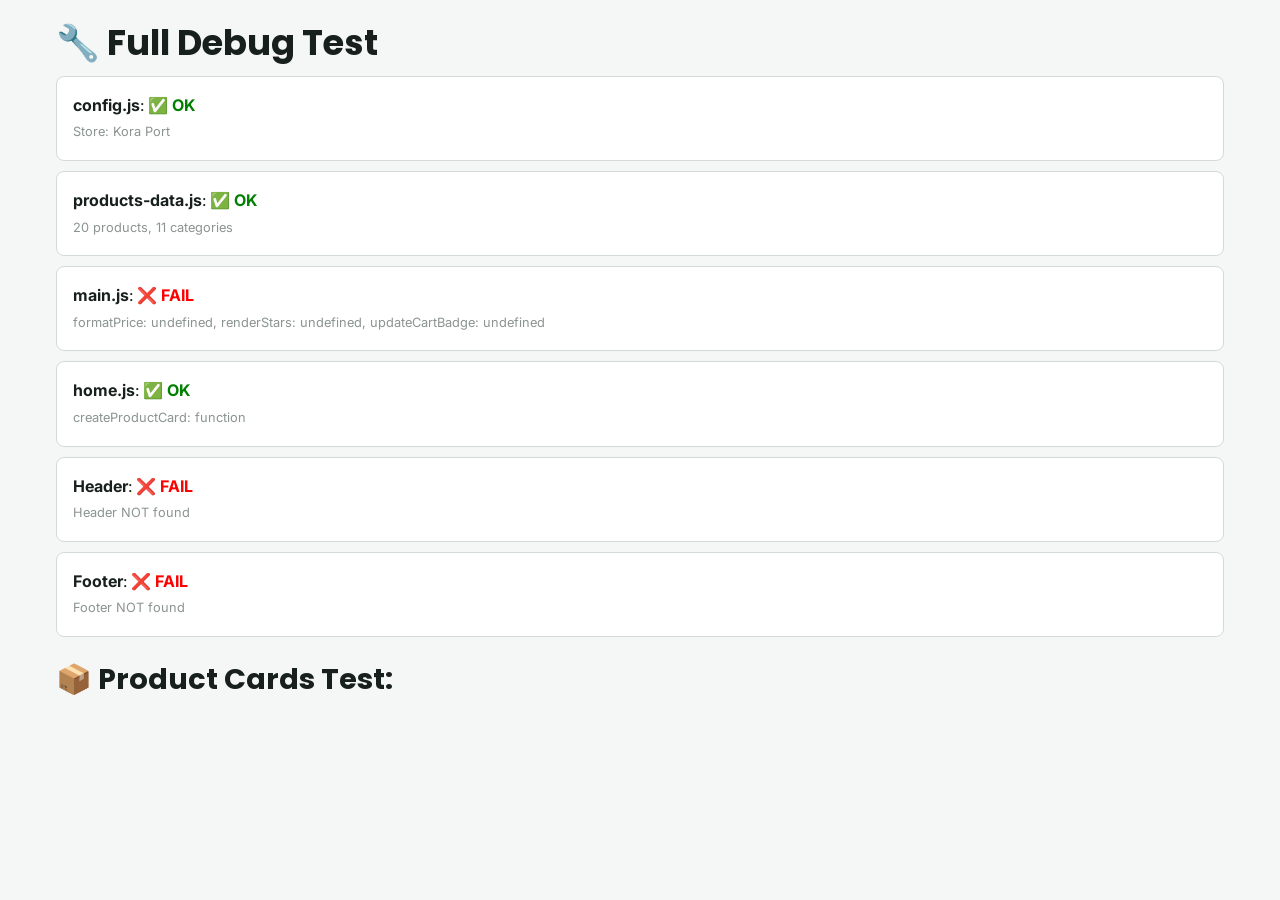
<file: debug.html>
<!DOCTYPE html>
<html lang="en">
<head>
<meta charset="UTF-8">
<meta name="viewport" content="width=device-width, initial-scale=1.0">
<title>Debug — Kora Port</title>
<link rel="stylesheet" href="css/global.css">
<link rel="stylesheet" href="css/header-footer.css">
<link rel="stylesheet" href="css/home.css">
<link rel="stylesheet" href="css/animations.css">
<style>
.test{background:var(--color-bg-card);padding:16px;margin:10px 0;border-radius:8px;border:1px solid var(--color-border-subtle)}
.ok{color:green;font-weight:bold}
.fail{color:red;font-weight:bold}
</style>
</head>
<body>
<div id="app-header"></div>
<main class="container" style="padding:20px 16px;min-height:60vh">
<h1>🔧 Full Debug Test</h1>
<div id="results"></div>
<h2 style="margin-top:24px">📦 Product Cards Test:</h2>
<div class="product-grid" id="testGrid"></div>
</main>
<div id="app-footer"></div>

<script src="js/config.js"></script>
<script src="js/products-data.js"></script>
<script src="js/main.js"></script>
<script src="js/home.js"></script>
<script>
var r = document.getElementById('results');
function log(name, ok, detail) {
  r.innerHTML += '<div class="test"><strong>'+name+'</strong>: <span class="'+(ok?'ok':'fail')+'">'+(ok?'✅ OK':'❌ FAIL')+'</span>'+(detail?'<br><small>'+detail+'</small>':'')+'</div>';
}

log('config.js', typeof CONFIG !== 'undefined', typeof CONFIG !== 'undefined' ? 'Store: '+CONFIG.store.name : '');
log('products-data.js', typeof PRODUCTS !== 'undefined', typeof PRODUCTS !== 'undefined' ? PRODUCTS.length+' products, '+CATEGORIES.length+' categories' : '');
log('main.js', typeof formatPrice === 'function', 'formatPrice: '+(typeof formatPrice)+', renderStars: '+(typeof renderStars)+', updateCartBadge: '+(typeof updateCartBadge));
log('home.js', typeof createProductCard === 'function', 'createProductCard: '+(typeof createProductCard));
log('Header', !!document.getElementById('siteHeader'), document.getElementById('siteHeader')?'Header rendered':'Header NOT found');
log('Footer', !!document.querySelector('.site-footer'), document.querySelector('.site-footer')?'Footer rendered':'Footer NOT found');

if (typeof createProductCard === 'function' && typeof PRODUCTS !== 'undefined') {
  var grid = document.getElementById('testGrid');
  var html = '';
  PRODUCTS.slice(0, 6).forEach(function(p) { html += createProductCard(p); });
  grid.innerHTML = html;
  log('Product Cards', html.length > 100, html.length + ' chars of HTML generated, ' + PRODUCTS.slice(0,6).length + ' cards rendered');
} else {
  log('Product Cards', false, 'Cannot render — missing functions');
}
</script>
</body>
</html>
</file>
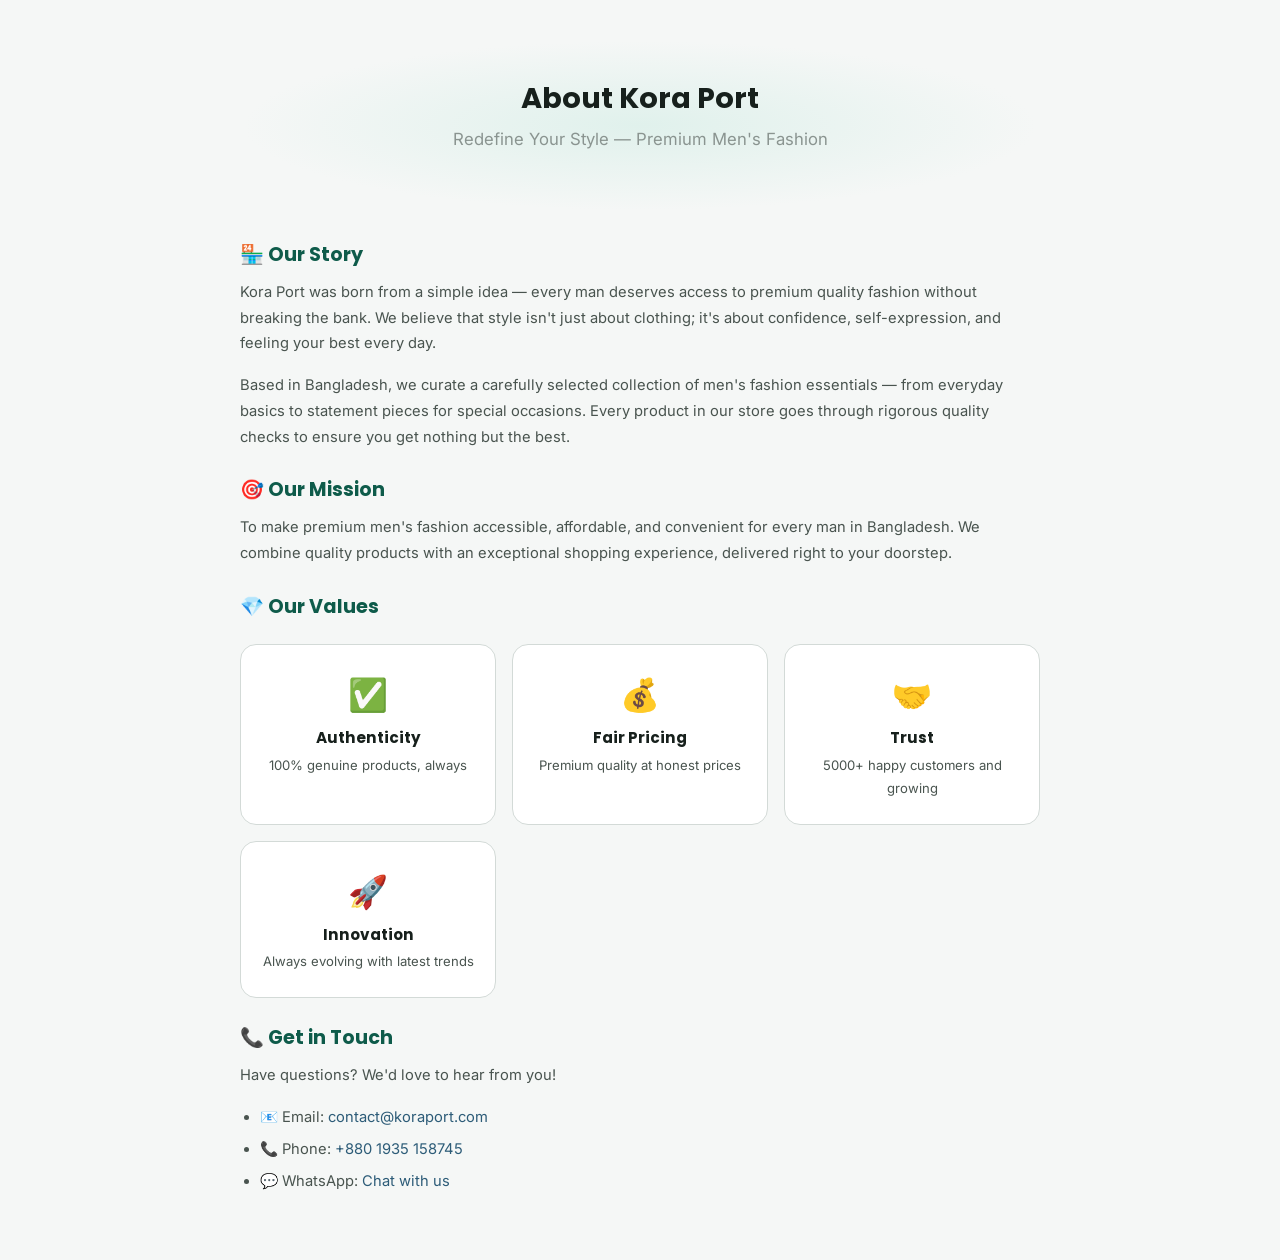
<file: pages/about.html>
<!DOCTYPE html>
<html lang="en">
<head>
<meta charset="UTF-8">
<meta name="viewport" content="width=device-width, initial-scale=1.0">
<title>About Us — Kora Port</title>
<meta name="description" content="Learn about Kora Port — Premium Men's Fashion Store in Bangladesh.">
<script>(function(w,d,s,l,i){w[l]=w[l]||[];w[l].push({'gtm.start':new Date().getTime(),event:'gtm.js'});var f=d.getElementsByTagName(s)[0],j=d.createElement(s),dl=l!='dataLayer'?'&l='+l:'';j.async=true;j.src='https://www.googletagmanager.com/gtm.js?id='+i+dl;f.parentNode.insertBefore(j,f);})(window,document,'script','dataLayer','GTM-TWPPQPTG');</script>
<link rel="stylesheet" href="../css/global.css">
<link rel="stylesheet" href="../css/header-footer.css">
<link rel="stylesheet" href="../css/animations.css">
<link rel="stylesheet" href="../css/responsive.css">
<style>
.info-page{padding:40px 0 60px;max-width:800px;margin:0 auto}
.info-page h1{font-size:1.8rem;margin-bottom:24px;text-align:center}
.info-page h2{font-size:1.2rem;margin:28px 0 12px;color:var(--color-primary)}
.info-page p,.info-page li{font-size:0.92rem;line-height:1.75;color:var(--color-text-secondary)}
.info-page ul{padding-left:20px;list-style:disc}
.info-page li{margin-bottom:6px}
.info-hero{text-align:center;padding:40px 20px;background:radial-gradient(ellipse at center,var(--color-primary-soft) 0%,transparent 70%);border-radius:var(--radius-xl);margin-bottom:32px}
.info-hero h1{margin-bottom:8px}
.info-hero p{font-size:1.05rem;color:var(--color-text-muted)}
.value-grid{display:grid;grid-template-columns:repeat(auto-fill,minmax(200px,1fr));gap:16px;margin:24px 0}
.value-card{background:var(--color-bg-card);border:1px solid var(--color-border-subtle);border-radius:var(--radius-lg);padding:24px 16px;text-align:center}
.value-card .v-icon{font-size:2rem;margin-bottom:8px}
.value-card h4{font-size:0.95rem;margin-bottom:6px}
.value-card p{font-size:0.82rem;margin:0}
</style>
</head>
<body>
<noscript><iframe src="https://www.googletagmanager.com/ns.html?id=GTM-TWPPQPTG" height="0" width="0" style="display:none;visibility:hidden"></iframe></noscript>
<div id="app-header"></div>
<main class="container info-page">
<div class="info-hero">
  <h1>About Kora Port</h1>
  <p>Redefine Your Style — Premium Men's Fashion</p>
</div>

<h2>🏪 Our Story</h2>
<p>Kora Port was born from a simple idea — every man deserves access to premium quality fashion without breaking the bank. We believe that style isn't just about clothing; it's about confidence, self-expression, and feeling your best every day.</p>
<p>Based in Bangladesh, we curate a carefully selected collection of men's fashion essentials — from everyday basics to statement pieces for special occasions. Every product in our store goes through rigorous quality checks to ensure you get nothing but the best.</p>

<h2>🎯 Our Mission</h2>
<p>To make premium men's fashion accessible, affordable, and convenient for every man in Bangladesh. We combine quality products with an exceptional shopping experience, delivered right to your doorstep.</p>

<h2>💎 Our Values</h2>
<div class="value-grid">
  <div class="value-card"><div class="v-icon">✅</div><h4>Authenticity</h4><p>100% genuine products, always</p></div>
  <div class="value-card"><div class="v-icon">💰</div><h4>Fair Pricing</h4><p>Premium quality at honest prices</p></div>
  <div class="value-card"><div class="v-icon">🤝</div><h4>Trust</h4><p>5000+ happy customers and growing</p></div>
  <div class="value-card"><div class="v-icon">🚀</div><h4>Innovation</h4><p>Always evolving with latest trends</p></div>
</div>

<h2>📞 Get in Touch</h2>
<p>Have questions? We'd love to hear from you!</p>
<ul>
  <li>📧 Email: <a href="mailto:contact@koraport.com">contact@koraport.com</a></li>
  <li>📞 Phone: <a href="tel:+8801935158745">+880 1935 158745</a></li>
  <li>💬 WhatsApp: <a href="https://wa.me/8801935158745" target="_blank">Chat with us</a></li>
</ul>
</main>
<div id="app-footer"></div>
<script src="../js/config.js"></script>
<script src="../js/products-data.js"></script>
<script src="../js/main.js"></script>
<script src="../js/gtm-tracking.js"></script>
</body>
</html>
</file>
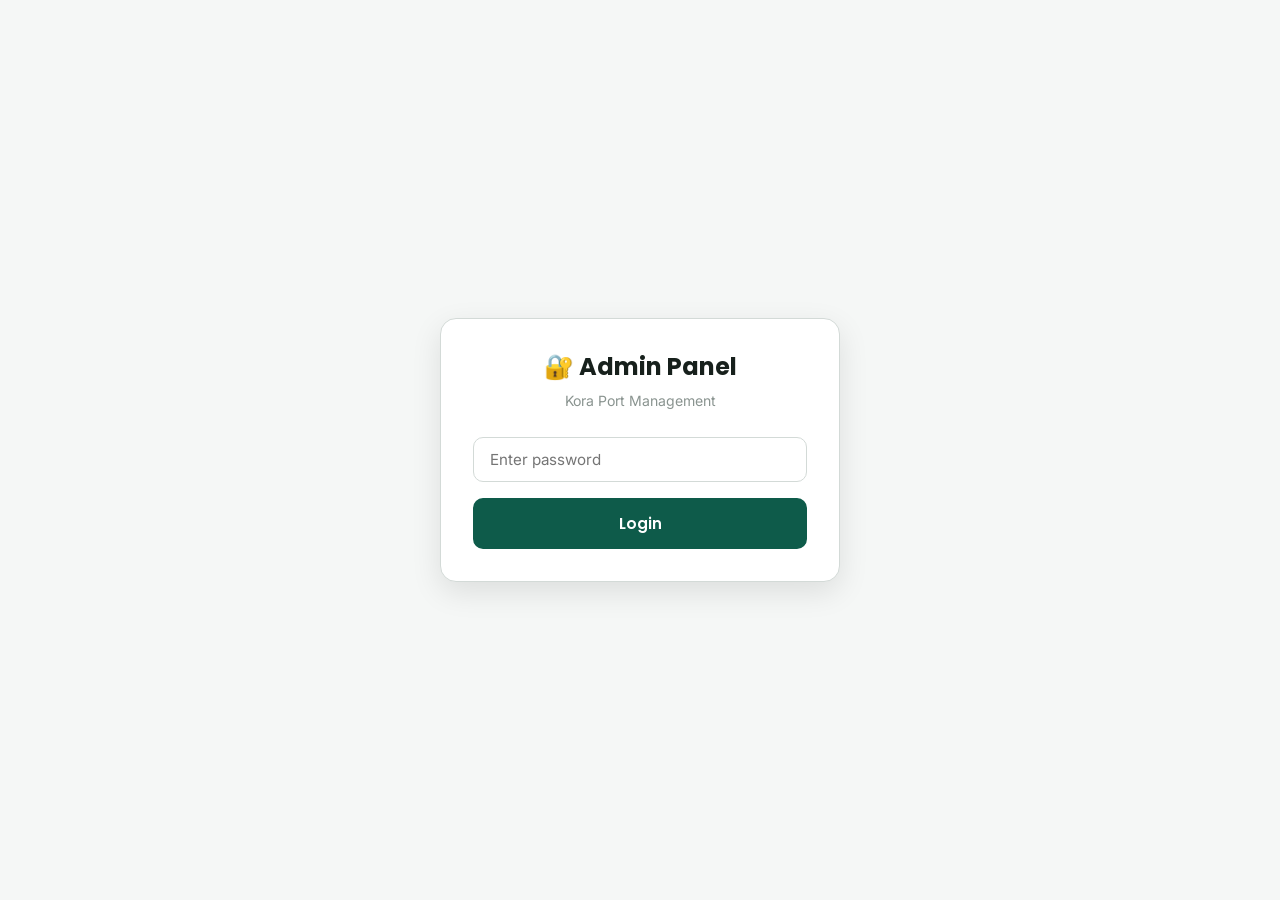
<file: pages/admin.html>
<!DOCTYPE html>
<html lang="en">
<head>
<meta charset="UTF-8">
<meta name="viewport" content="width=device-width, initial-scale=1.0">
<title>Admin — Kora Port</title>
<meta name="robots" content="noindex, nofollow">
<link rel="stylesheet" href="../css/global.css">
<style>
*{box-sizing:border-box}
body{background:var(--color-bg-body);font-family:var(--font-body)}
.admin-login{min-height:100vh;display:flex;align-items:center;justify-content:center;padding:20px}
.login-box{background:var(--color-bg-card);padding:32px;border-radius:16px;border:1px solid var(--color-border-subtle);max-width:400px;width:100%;text-align:center;box-shadow:0 10px 30px rgba(0,0,0,0.1)}
.login-box h1{font-size:1.5rem;margin-bottom:8px}
.login-box p{font-size:0.88rem;color:var(--color-text-muted);margin-bottom:24px}
.login-error{color:var(--color-error);font-size:0.82rem;margin-top:8px;display:none}

.admin-wrap{display:none}
.admin-header{background:var(--color-bg-card);border-bottom:1px solid var(--color-border-subtle);padding:12px 20px;display:flex;align-items:center;justify-content:space-between;position:sticky;top:0;z-index:100}
.admin-header h2{font-size:1.1rem;margin:0}
.admin-body{padding:20px;max-width:1200px;margin:0 auto}

.admin-stats{display:grid;grid-template-columns:repeat(auto-fill,minmax(200px,1fr));gap:16px;margin-bottom:24px}
.stat-card{background:var(--color-bg-card);border:1px solid var(--color-border-subtle);border-radius:12px;padding:20px}
.stat-card .stat-num{font-size:1.8rem;font-weight:800;color:var(--color-primary)}
.stat-card .stat-label{font-size:0.8rem;color:var(--color-text-muted);margin-top:4px}

.admin-tabs{display:flex;gap:8px;margin-bottom:20px;flex-wrap:wrap}
.admin-tab{padding:10px 20px;border:1px solid var(--color-border-subtle);border-radius:8px;background:var(--color-bg-card);cursor:pointer;font-size:0.88rem;font-weight:600;transition:all 0.2s}
.admin-tab.active{background:var(--color-primary);color:#fff;border-color:var(--color-primary)}

.admin-section{display:none}
.admin-section.active{display:block}

.admin-table{width:100%;border-collapse:collapse;font-size:0.82rem;background:var(--color-bg-card);border-radius:12px;overflow:hidden;border:1px solid var(--color-border-subtle)}
.admin-table th,.admin-table td{padding:10px 12px;text-align:left;border-bottom:1px solid var(--color-border-subtle)}
.admin-table th{background:var(--color-primary);color:#fff;font-weight:600;font-size:0.78rem;text-transform:uppercase}
.admin-table tr:hover td{background:var(--color-bg-card-subtle)}
.admin-table .status-badge{padding:3px 10px;border-radius:20px;font-size:0.72rem;font-weight:700}
.status-pending{background:#FEF3C7;color:#92400E}
.status-processing{background:#DBEAFE;color:#1E40AF}
.status-shipped{background:#D1FAE5;color:#065F46}
.status-delivered{background:#D1FAE5;color:#065F46}
.status-cancelled{background:#FEE2E2;color:#991B1B}

.product-edit-card{background:var(--color-bg-card);border:1px solid var(--color-border-subtle);border-radius:12px;padding:16px;margin-bottom:12px;display:flex;gap:12px;align-items:center}
.product-edit-card img{width:60px;height:60px;object-fit:cover;border-radius:8px}
.product-edit-info{flex:1}
.product-edit-info h4{font-size:0.88rem;margin:0 0 4px}
.product-edit-info p{font-size:0.78rem;color:var(--color-text-muted);margin:0}
.product-edit-actions{display:flex;gap:6px}

.coupon-card{background:var(--color-bg-card);border:1px solid var(--color-border-subtle);border-radius:12px;padding:16px;margin-bottom:12px;display:flex;align-items:center;justify-content:space-between}

.admin-link-card{background:var(--color-bg-card);border:1px solid var(--color-border-subtle);border-radius:12px;padding:16px;margin-bottom:10px}
.admin-link-card a{color:var(--color-primary);font-weight:600;text-decoration:none}

@media(max-width:768px){
  .admin-stats{grid-template-columns:1fr 1fr}
  .admin-table{font-size:0.72rem}
  .admin-table th,.admin-table td{padding:8px 6px}
  .product-edit-card{flex-direction:column;align-items:flex-start}
}
</style>
</head>
<body>

<!-- Login Screen -->
<div class="admin-login" id="adminLogin">
  <div class="login-box">
    <h1>🔐 Admin Panel</h1>
    <p>Kora Port Management</p>
    <div class="form-group">
      <input type="password" class="form-input" id="adminPwd" placeholder="Enter password" onkeyup="if(event.key==='Enter')adminLogin()">
    </div>
    <button class="btn btn-primary btn-full" onclick="adminLogin()">Login</button>
    <div class="login-error" id="loginError">❌ Wrong password</div>
  </div>
</div>

<!-- Admin Dashboard -->
<div class="admin-wrap" id="adminWrap">

  <div class="admin-header">
    <h2>🏪 Kora Port Admin</h2>
    <div style="display:flex;gap:8px;align-items:center">
      <a href="../index.html" class="btn btn-ghost btn-sm">🌐 View Site</a>
      <button class="btn btn-danger btn-sm" onclick="adminLogout()">Logout</button>
    </div>
  </div>

  <div class="admin-body">

    <!-- Stats -->
    <div class="admin-stats" id="adminStats">
      <div class="stat-card"><div class="stat-num" id="statOrders">0</div><div class="stat-label">Total Orders</div></div>
      <div class="stat-card"><div class="stat-num" id="statProducts">0</div><div class="stat-label">Products</div></div>
      <div class="stat-card"><div class="stat-num" id="statCategories">0</div><div class="stat-label">Categories</div></div>
      <div class="stat-card"><div class="stat-num" id="statCartItems">0</div><div class="stat-label">Items in Carts</div></div>
    </div>

    <!-- Tabs -->
    <div class="admin-tabs">
      <div class="admin-tab active" onclick="showTab('orders')">📋 Orders</div>
      <div class="admin-tab" onclick="showTab('products')">📦 Products</div>
      <div class="admin-tab" onclick="showTab('categories')">📂 Categories</div>
      <div class="admin-tab" onclick="showTab('coupons')">🏷️ Coupons</div>
      <div class="admin-tab" onclick="showTab('sheets')">📊 Google Sheet</div>
      <div class="admin-tab" onclick="showTab('settings')">⚙️ Settings</div>
    </div>

    <!-- Orders Section -->
    <div class="admin-section active" id="sec-orders">
      <h3>📋 Recent Orders</h3>
      <p style="font-size:0.85rem;color:var(--color-text-muted);margin-bottom:16px">
        Orders are saved in Google Sheets. Last order shown below from local storage.
      </p>
      <div id="ordersTable"></div>
    </div>

    <!-- Products Section -->
    <div class="admin-section" id="sec-products">
      <div style="display:flex;justify-content:space-between;align-items:center;margin-bottom:16px">
        <h3>📦 Products (<span id="prodCount">0</span>)</h3>
      </div>
      <p style="font-size:0.82rem;color:var(--color-text-muted);margin-bottom:16px">
        প্রোডাক্ট যোগ/এডিট/ডিলিট করতে <code>js/products-data.js</code> ফাইল এডিট করুন।<br>
        নতুন প্রোডাক্ট যোগ করতে যেকোনো একটা প্রোডাক্টের ব্লক কপি করে ডেটা বদলান।
      </p>
      <div id="productsList"></div>
    </div>

    <!-- Categories Section -->
    <div class="admin-section" id="sec-categories">
      <h3>📂 Categories (<span id="catCount">0</span>)</h3>
      <p style="font-size:0.82rem;color:var(--color-text-muted);margin-bottom:16px">
        ক্যাটাগরি যোগ/এডিট/ডিলিট করতে <code>js/products-data.js</code> ফাইলের CATEGORIES array এডিট করুন।
      </p>
      <div id="categoriesList"></div>
    </div>

    <!-- Coupons Section -->
    <div class="admin-section" id="sec-coupons">
      <h3>🏷️ Coupon Codes</h3>
      <p style="font-size:0.82rem;color:var(--color-text-muted);margin-bottom:16px">
        কুপন যোগ/এডিট করতে <code>js/config.js</code> ফাইলের coupons array এডিট করুন।
      </p>
      <div id="couponsList"></div>
    </div>

    <!-- Google Sheet Section -->
    <div class="admin-section" id="sec-sheets">
      <h3>📊 Google Sheet</h3>
      <div class="admin-link-card">
        <p><strong>📋 Orders Sheet:</strong></p>
        <p style="font-size:0.82rem;color:var(--color-text-muted)">Google Sheets অ্যাপে গিয়ে "Kora Port Orders" শিট ওপেন করুন।</p>
        <p style="margin-top:8px"><a href="https://docs.google.com/spreadsheets" target="_blank">📊 Open Google Sheets →</a></p>
      </div>
      <div class="admin-link-card">
        <p><strong>📈 Sheet URL (Backend):</strong></p>
        <p style="font-size:0.78rem;color:var(--color-text-muted);word-break:break-all;margin-top:6px" id="sheetUrlDisplay">checkout.js ফাইলে SHEET_URL দেখুন</p>
      </div>
    </div>

    <!-- Settings Section -->
    <div class="admin-section" id="sec-settings">
      <h3>⚙️ Settings & Quick Links</h3>

      <div class="admin-link-card">
        <p><strong>🏪 Store Settings:</strong></p>
        <p style="font-size:0.82rem;color:var(--color-text-muted)"><code>js/config.js</code> ফাইলে সব সেটিংস আছে — নাম, ফোন, শিপিং চার্জ, পেমেন্ট নম্বর।</p>
      </div>

      <div class="admin-link-card">
        <p><strong>📊 GTM Dashboard:</strong></p>
        <p style="margin-top:6px"><a href="https://tagmanager.google.com" target="_blank">🔗 Open Google Tag Manager →</a></p>
      </div>

      <div class="admin-link-card">
        <p><strong>📱 Meta Events Manager:</strong></p>
        <p style="margin-top:6px"><a href="https://business.facebook.com/events_manager2" target="_blank">🔗 Open Events Manager →</a></p>
      </div>

      <div class="admin-link-card">
        <p><strong>🌐 Netlify Dashboard:</strong></p>
        <p style="margin-top:6px"><a href="https://app.netlify.com" target="_blank">🔗 Open Netlify →</a></p>
      </div>

      <div class="admin-link-card">
        <p><strong>💬 WhatsApp Business:</strong></p>
        <p style="margin-top:6px"><a href="https://wa.me/8801935158745" target="_blank">🔗 Open WhatsApp →</a></p>
      </div>

      <div class="admin-link-card">
        <p><strong>🔑 Admin Password Change:</strong></p>
        <p style="font-size:0.82rem;color:var(--color-text-muted)"><code>js/config.js</code> → settings.adminPassword পরিবর্তন করুন।</p>
      </div>

      <div class="admin-link-card">
        <p><strong>🌙 Custom Domain Setup:</strong></p>
        <p style="font-size:0.82rem;color:var(--color-text-muted)">
          1. Namecheap/GoDaddy থেকে ডোমেইন কিনুন<br>
          2. Netlify → Domain Settings → Add custom domain<br>
          3. DNS রেকর্ড আপডেট করুন (Netlify নির্দেশনা দিবে)<br>
          4. SSL অটো এনাবল হবে
        </p>
      </div>
    </div>

  </div>
</div>

<script src="../js/config.js"></script>
<script src="../js/products-data.js"></script>
<script>
/* ═══ LOGIN ═══ */
function adminLogin() {
  var pwd = document.getElementById('adminPwd').value;
  if (pwd === CONFIG.settings.adminPassword) {
    document.getElementById('adminLogin').style.display = 'none';
    document.getElementById('adminWrap').style.display = 'block';
    sessionStorage.setItem('kp-admin', '1');
    loadDashboard();
  } else {
    document.getElementById('loginError').style.display = 'block';
  }
}

function adminLogout() {
  sessionStorage.removeItem('kp-admin');
  location.reload();
}

/* Auto login if session */
if (sessionStorage.getItem('kp-admin') === '1') {
  document.getElementById('adminLogin').style.display = 'none';
  document.getElementById('adminWrap').style.display = 'block';
  document.addEventListener('DOMContentLoaded', loadDashboard);
}

/* ═══ TABS ═══ */
function showTab(name) {
  document.querySelectorAll('.admin-section').forEach(function(s) { s.classList.remove('active'); });
  document.querySelectorAll('.admin-tab').forEach(function(t) { t.classList.remove('active'); });
  var sec = document.getElementById('sec-' + name);
  if (sec) sec.classList.add('active');
  event.target.classList.add('active');
}

/* ═══ DASHBOARD ═══ */
function loadDashboard() {
  document.getElementById('statProducts').textContent = PRODUCTS.length;
  document.getElementById('statCategories').textContent = CATEGORIES.length;
  document.getElementById('prodCount').textContent = PRODUCTS.length;
  document.getElementById('catCount').textContent = CATEGORIES.length;

  var cart = [];
  try { cart = JSON.parse(localStorage.getItem('kp-cart') || '[]'); } catch(e) {}
  document.getElementById('statCartItems').textContent = cart.reduce(function(s,i){return s+i.qty;}, 0);

  // Last order
  var order = null;
  try { order = JSON.parse(localStorage.getItem('kp-last-order')); } catch(e) {}
  var ordersEl = document.getElementById('ordersTable');
  if (order) {
    document.getElementById('statOrders').textContent = '1+';
    ordersEl.innerHTML = '<table class="admin-table"><thead><tr><th>Order ID</th><th>Date</th><th>Customer</th><th>Phone</th><th>Total</th><th>Payment</th><th>Status</th></tr></thead><tbody>' +
      '<tr><td>' + order.orderId + '</td><td>' + order.date + '</td><td>' + order.customer.name + '</td><td>' + order.customer.phone + '</td><td>৳' + order.total + '</td><td>' + order.paymentMethod.toUpperCase() + '</td><td><span class="status-badge status-pending">Pending</span></td></tr>' +
      '</tbody></table><p style="font-size:0.8rem;color:var(--color-text-muted);margin-top:12px">📊 সব অর্ডার দেখতে Google Sheets ওপেন করুন।</p>';
  } else {
    document.getElementById('statOrders').textContent = '0';
    ordersEl.innerHTML = '<p style="color:var(--color-text-muted)">এখনো কোনো অর্ডার নেই।</p>';
  }

  // Products list
  var prodEl = document.getElementById('productsList');
  var prodHtml = '';
  PRODUCTS.forEach(function(p) {
    var price = p.discountPrice || p.price;
    prodHtml += '<div class="product-edit-card"><img src="' + p.image + '" alt="' + p.name + '"><div class="product-edit-info"><h4>' + p.name + '</h4><p>৳' + price + ' | Stock: ' + p.stock + ' | ID: ' + p.id + ' | Categories: ' + p.categories.join(', ') + '</p></div></div>';
  });
  prodEl.innerHTML = prodHtml;

  // Categories list
  var catEl = document.getElementById('categoriesList');
  var catHtml = '';
  CATEGORIES.forEach(function(c) {
    var count = PRODUCTS.filter(function(p){return p.categories.includes(c.id);}).length;
    catHtml += '<div class="coupon-card"><span>' + c.icon + ' <strong>' + c.name + '</strong> (' + c.id + ') — ' + count + ' products</span><span class="status-badge ' + (c.type==='special'?'status-processing':'status-shipped') + '">' + c.type + '</span></div>';
  });
  catEl.innerHTML = catHtml;

  // Coupons list
  var coupEl = document.getElementById('couponsList');
  var coupHtml = '';
  CONFIG.coupons.forEach(function(c) {
    coupHtml += '<div class="coupon-card"><span>🏷️ <strong>' + c.code + '</strong> — ' + c.discount + '% OFF</span><span class="status-badge ' + (c.active?'status-shipped':'status-cancelled') + '">' + (c.active?'Active':'Inactive') + '</span></div>';
  });
  coupEl.innerHTML = coupHtml;
}
</script>
</body>
</html>
</file>
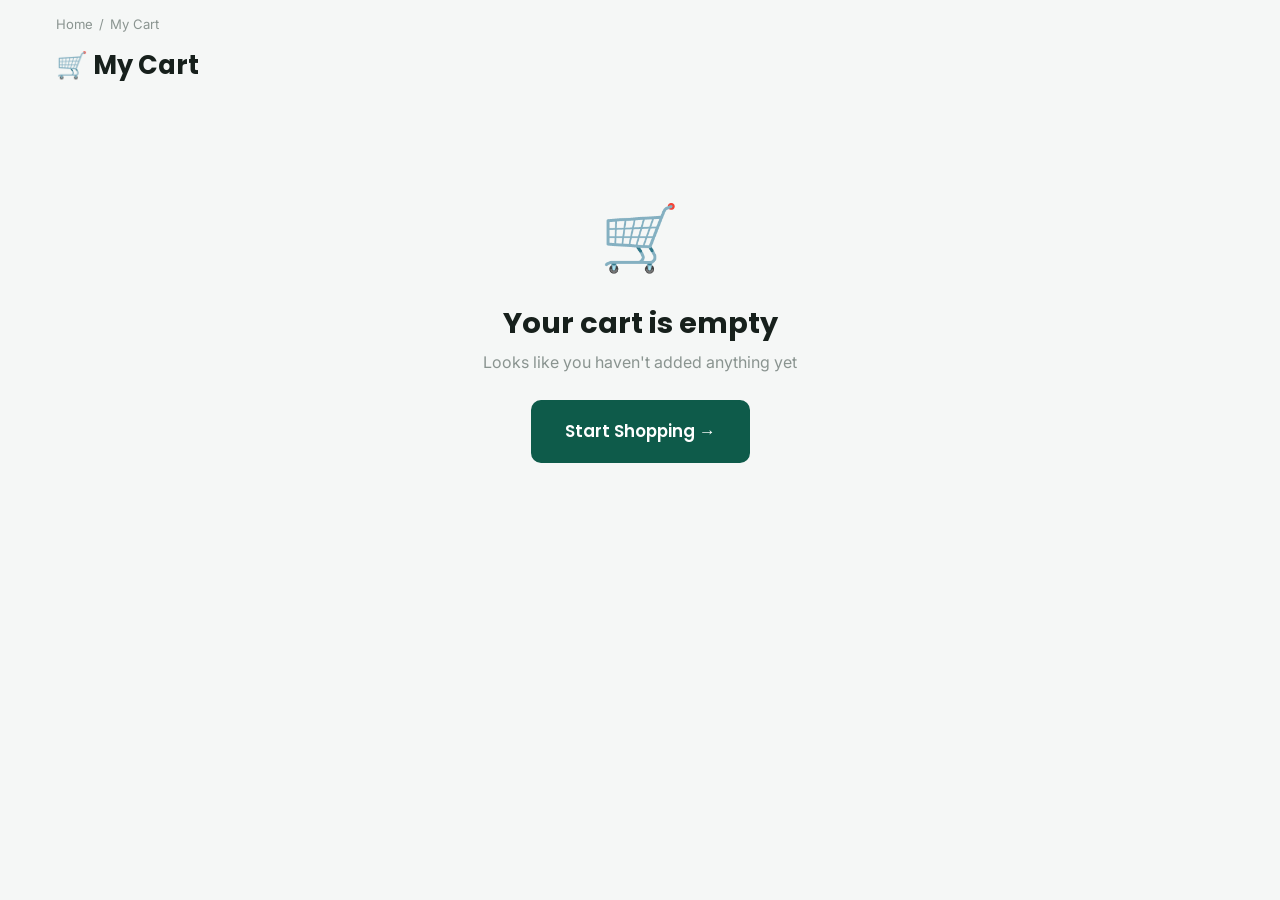
<file: pages/cart.html>
<!DOCTYPE html>
<html lang="en">
<head>
<meta charset="UTF-8">
<meta name="viewport" content="width=device-width, initial-scale=1.0">
<title>My Cart — Kora Port</title>
<meta name="description" content="Your shopping cart at Kora Port">
<script>(function(w,d,s,l,i){w[l]=w[l]||[];w[l].push({'gtm.start':new Date().getTime(),event:'gtm.js'});var f=d.getElementsByTagName(s)[0],j=d.createElement(s),dl=l!='dataLayer'?'&l='+l:'';j.async=true;j.src='https://www.googletagmanager.com/gtm.js?id='+i+dl;f.parentNode.insertBefore(j,f);})(window,document,'script','dataLayer','GTM-TWPPQPTG');</script>
<link rel="stylesheet" href="../css/global.css">
<link rel="stylesheet" href="../css/header-footer.css">
<link rel="stylesheet" href="../css/cart-checkout.css">
<link rel="stylesheet" href="../css/animations.css">
<link rel="stylesheet" href="../css/responsive.css">
</head>
<body>
<noscript><iframe src="https://www.googletagmanager.com/ns.html?id=GTM-TWPPQPTG" height="0" width="0" style="display:none;visibility:hidden"></iframe></noscript>

<div id="app-header"></div>

<main class="container cart-page">

<nav class="breadcrumb">
  <a href="../index.html">Home</a> <span>/</span> <span>My Cart</span>
</nav>

<h1 class="page-title">🛒 My Cart <span class="cart-item-count" id="cartTitleCount"></span></h1>

<!-- Empty Cart -->
<div class="cart-empty hidden" id="cartEmpty">
  <div class="empty-icon">🛒</div>
  <h2>Your cart is empty</h2>
  <p>Looks like you haven't added anything yet</p>
  <a href="shop.html" class="btn btn-primary btn-lg">Start Shopping →</a>
</div>

<!-- Cart With Items -->
<div class="cart-layout hidden" id="cartLayout">

  <!-- Cart Items -->
  <div class="cart-items-section">
    <div class="cart-items-head">
      <span class="cih-product">Product</span>
      <span class="cih-price">Price</span>
      <span class="cih-qty">Quantity</span>
      <span class="cih-total">Total</span>
      <span class="cih-action"></span>
    </div>
    <div id="cartItems"></div>

    <!-- Cart Actions -->
    <div class="cart-bottom-actions">
      <a href="shop.html" class="btn btn-secondary">← Continue Shopping</a>
      <button class="btn btn-danger btn-sm" onclick="clearCart()">🗑️ Clear Cart</button>
    </div>
  </div>

  <!-- Cart Summary -->
  <div class="cart-summary">
    <div class="summary-box">
      <h3 class="summary-title">Order Summary</h3>

      <!-- Subtotal -->
      <div class="summary-row">
        <span>Subtotal</span>
        <span class="summary-val" id="sumSubtotal">৳0</span>
      </div>

      <!-- Shipping -->
      <div class="summary-row">
        <span>Shipping</span>
        <span class="summary-val" id="sumShipping">৳0</span>
      </div>

      <!-- Shipping Selector -->
      <div class="shipping-selector">
        <label class="ship-option">
          <input type="radio" name="shipArea" value="dhaka" onchange="updateSummary()" checked>
          <span>Inside Dhaka — ৳60</span>
        </label>
        <label class="ship-option">
          <input type="radio" name="shipArea" value="outside" onchange="updateSummary()">
          <span>Outside Dhaka — ৳120</span>
        </label>
      </div>

      <!-- Free Shipping Notice -->
      <div class="free-ship-notice" id="freeShipNotice"></div>

      <!-- Coupon -->
      <div class="coupon-section">
        <div class="coupon-input-wrap">
          <input type="text" class="form-input coupon-input" id="couponInput" placeholder="Coupon code">
          <button class="btn btn-primary btn-sm" onclick="applyCoupon()">Apply</button>
        </div>
        <div class="coupon-msg" id="couponMsg"></div>
        <div class="coupon-applied hidden" id="couponApplied">
          <span id="couponLabel"></span>
          <button class="coupon-remove" onclick="removeCoupon()">✕</button>
        </div>
      </div>

      <!-- Discount -->
      <div class="summary-row discount-row hidden" id="discountRow">
        <span>Discount</span>
        <span class="summary-val text-success" id="sumDiscount">-৳0</span>
      </div>

      <!-- Divider -->
      <div class="summary-divider"></div>

      <!-- Total -->
      <div class="summary-row summary-total">
        <span>Total</span>
        <span class="summary-val" id="sumTotal">৳0</span>
      </div>

      <!-- Checkout Button -->
      <a href="checkout.html" class="btn btn-accent btn-lg btn-full checkout-btn" id="checkoutBtn">
        Proceed to Checkout →
      </a>

      <!-- Trust badges -->
      <div class="summary-trust">
        <span>🔒 Secure Checkout</span>
        <span>🚚 Fast Delivery</span>
        <span>🔄 Easy Returns</span>
      </div>
    </div>
  </div>

</div>

</main>

<div id="app-footer"></div>

<script>window.dataLayer=window.dataLayer||[];window.dataLayer.push({event:'page_view',page_type:'cart'});</script>
<script src="../js/config.js"></script>
<script src="../js/products-data.js"></script>
<script src="../js/main.js"></script>
<script src="../js/cart.js"></script>
<script src="../js/gtm-tracking.js"></script>
</body>
</html>
</file>
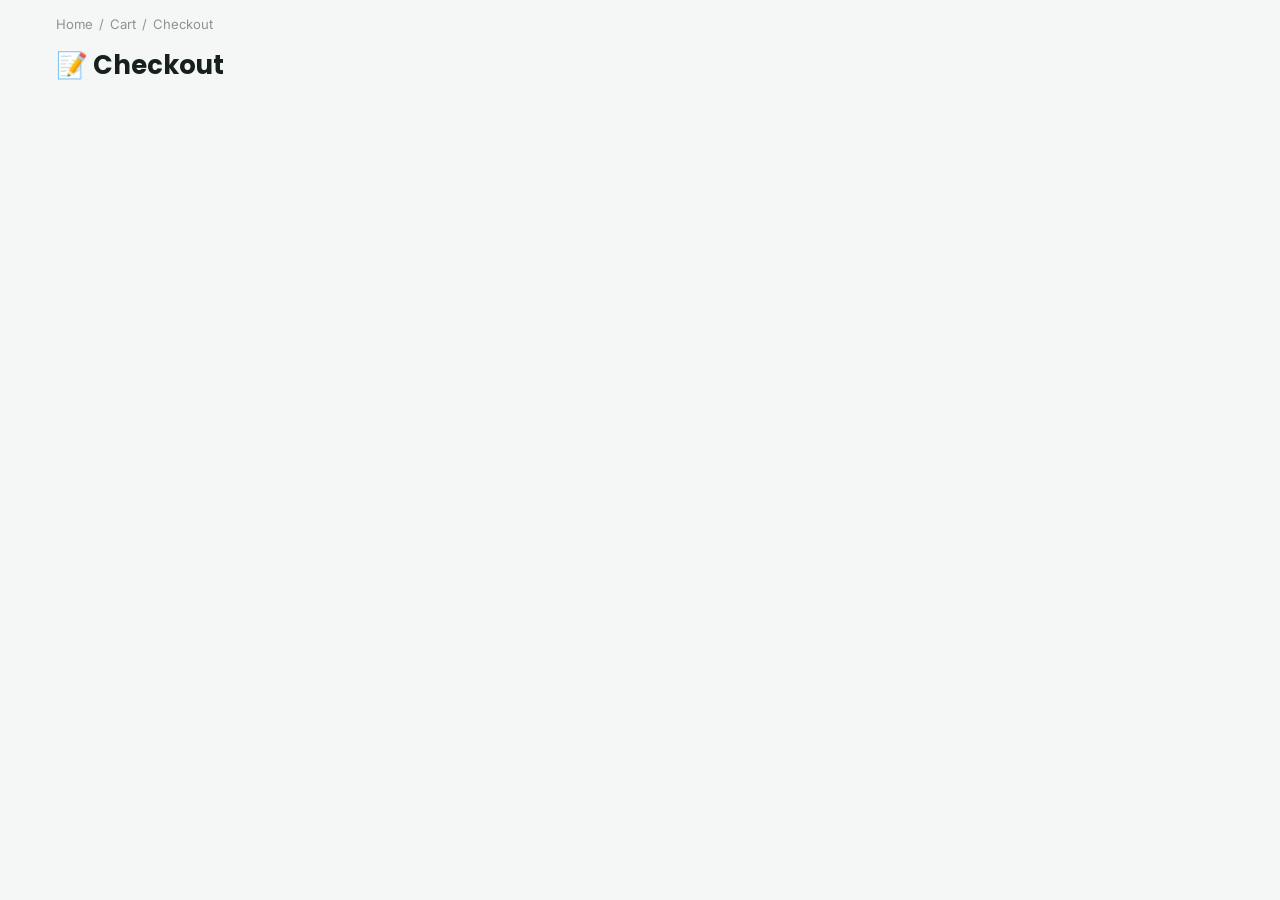
<file: pages/checkout.html>
<!DOCTYPE html>
<html lang="en">
<head>
<meta charset="UTF-8">
<meta name="viewport" content="width=device-width, initial-scale=1.0">
<title>Checkout — Kora Port</title>
<meta name="description" content="Complete your order at Kora Port">
<script>(function(w,d,s,l,i){w[l]=w[l]||[];w[l].push({'gtm.start':new Date().getTime(),event:'gtm.js'});var f=d.getElementsByTagName(s)[0],j=d.createElement(s),dl=l!='dataLayer'?'&l='+l:'';j.async=true;j.src='https://www.googletagmanager.com/gtm.js?id='+i+dl;f.parentNode.insertBefore(j,f);})(window,document,'script','dataLayer','GTM-TWPPQPTG');</script>
<link rel="stylesheet" href="../css/global.css">
<link rel="stylesheet" href="../css/header-footer.css">
<link rel="stylesheet" href="../css/cart-checkout.css">
<link rel="stylesheet" href="../css/animations.css">
<link rel="stylesheet" href="../css/responsive.css">
</head>
<body>
<noscript><iframe src="https://www.googletagmanager.com/ns.html?id=GTM-TWPPQPTG" height="0" width="0" style="display:none;visibility:hidden"></iframe></noscript>

<div id="app-header"></div>

<main class="container checkout-page">

<nav class="breadcrumb">
  <a href="../index.html">Home</a> <span>/</span>
  <a href="cart.html">Cart</a> <span>/</span>
  <span>Checkout</span>
</nav>

<h1 class="page-title">📝 Checkout</h1>

<!-- Empty cart redirect -->
<div class="cart-empty hidden" id="checkoutEmpty">
  <div class="empty-icon">🛒</div>
  <h2>Your cart is empty</h2>
  <p>Add some products before checkout</p>
  <a href="shop.html" class="btn btn-primary btn-lg">Go to Shop →</a>
</div>

<!-- Checkout Content -->
<div class="checkout-layout hidden" id="checkoutLayout">

  <!-- LEFT: Form -->
  <div class="checkout-form-section">

    <!-- Customer Info -->
    <div class="checkout-form-box">
      <h3 class="checkout-section-title">👤 Customer Information</h3>

      <div class="form-group">
        <label class="form-label">Full Name *</label>
        <input type="text" class="form-input" id="coName" placeholder="Enter your full name" required>
        <div class="form-error-text hidden" id="errName"></div>
      </div>

      <div class="form-row">
        <div class="form-group">
          <label class="form-label">Phone Number *</label>
          <input type="tel" class="form-input" id="coPhone" placeholder="01XXXXXXXXX" required>
          <div class="form-error-text hidden" id="errPhone"></div>
        </div>
        <div class="form-group">
          <label class="form-label">Email (Optional)</label>
          <input type="email" class="form-input" id="coEmail" placeholder="your@email.com">
        </div>
      </div>

      <div class="form-group">
        <label class="form-label">District *</label>
        <select class="form-select" id="coDistrict" onchange="onDistrictChange()" required>
          <option value="">Select your district</option>
          <option value="dhaka">Dhaka</option>
          <option value="Bagerhat">Bagerhat</option>
          <option value="Bandarban">Bandarban</option>
          <option value="Barguna">Barguna</option>
          <option value="Barishal">Barishal</option>
          <option value="Bhola">Bhola</option>
          <option value="Bogura">Bogura</option>
          <option value="Brahmanbaria">Brahmanbaria</option>
          <option value="Chandpur">Chandpur</option>
          <option value="Chapainawabganj">Chapainawabganj</option>
          <option value="Chattogram">Chattogram</option>
          <option value="Chuadanga">Chuadanga</option>
          <option value="Comilla">Comilla</option>
          <option value="Cox's Bazar">Cox's Bazar</option>
          <option value="Dinajpur">Dinajpur</option>
          <option value="Faridpur">Faridpur</option>
          <option value="Feni">Feni</option>
          <option value="Gaibandha">Gaibandha</option>
          <option value="Gazipur">Gazipur</option>
          <option value="Gopalganj">Gopalganj</option>
          <option value="Habiganj">Habiganj</option>
          <option value="Jamalpur">Jamalpur</option>
          <option value="Jashore">Jashore</option>
          <option value="Jhalokati">Jhalokati</option>
          <option value="Jhenaidah">Jhenaidah</option>
          <option value="Joypurhat">Joypurhat</option>
          <option value="Khagrachhari">Khagrachhari</option>
          <option value="Khulna">Khulna</option>
          <option value="Kishoreganj">Kishoreganj</option>
          <option value="Kurigram">Kurigram</option>
          <option value="Kushtia">Kushtia</option>
          <option value="Lakshmipur">Lakshmipur</option>
          <option value="Lalmonirhat">Lalmonirhat</option>
          <option value="Madaripur">Madaripur</option>
          <option value="Magura">Magura</option>
          <option value="Manikganj">Manikganj</option>
          <option value="Meherpur">Meherpur</option>
          <option value="Moulvibazar">Moulvibazar</option>
          <option value="Munshiganj">Munshiganj</option>
          <option value="Mymensingh">Mymensingh</option>
          <option value="Naogaon">Naogaon</option>
          <option value="Narail">Narail</option>
          <option value="Narayanganj">Narayanganj</option>
          <option value="Narsingdi">Narsingdi</option>
          <option value="Natore">Natore</option>
          <option value="Nawabganj">Nawabganj</option>
          <option value="Netrokona">Netrokona</option>
          <option value="Nilphamari">Nilphamari</option>
          <option value="Noakhali">Noakhali</option>
          <option value="Pabna">Pabna</option>
          <option value="Panchagarh">Panchagarh</option>
          <option value="Patuakhali">Patuakhali</option>
          <option value="Pirojpur">Pirojpur</option>
          <option value="Rajbari">Rajbari</option>
          <option value="Rajshahi">Rajshahi</option>
          <option value="Rangamati">Rangamati</option>
          <option value="Rangpur">Rangpur</option>
          <option value="Satkhira">Satkhira</option>
          <option value="Shariatpur">Shariatpur</option>
          <option value="Sherpur">Sherpur</option>
          <option value="Sirajganj">Sirajganj</option>
          <option value="Sunamganj">Sunamganj</option>
          <option value="Sylhet">Sylhet</option>
          <option value="Tangail">Tangail</option>
          <option value="Thakurgaon">Thakurgaon</option>
        </select>
        <div class="form-error-text hidden" id="errDistrict"></div>
        <div class="shipping-auto-info" id="shipAutoInfo"></div>
      </div>

      <div class="form-group">
        <label class="form-label">Full Address *</label>
        <textarea class="form-textarea" id="coAddress" placeholder="House/Road/Area, Thana, District" rows="3" required></textarea>
        <div class="form-error-text hidden" id="errAddress"></div>
      </div>

      <div class="form-group">
        <label class="form-label">Order Note (Optional)</label>
        <textarea class="form-textarea" id="coNote" placeholder="Any special instructions for your order..." rows="2"></textarea>
      </div>
    </div>

    <!-- Payment Method -->
    <div class="checkout-form-box" style="margin-top:20px;">
      <h3 class="checkout-section-title">💳 Payment Method</h3>

      <div class="payment-methods" id="paymentMethods">

        <!-- COD -->
        <label class="pay-method active" id="payCOD" onclick="selectPayment('cod')">
          <input type="radio" name="payMethod" value="cod" checked>
          <div class="pay-method-info">
            <div class="pay-method-name">💵 Cash on Delivery</div>
            <div class="pay-method-desc">Pay when you receive your order</div>
          </div>
        </label>

        <!-- bKash -->
        <label class="pay-method" id="payBkash" onclick="selectPayment('bkash')">
          <input type="radio" name="payMethod" value="bkash">
          <div class="pay-method-info">
            <div class="pay-method-name">📱 bKash</div>
            <div class="pay-method-desc">Send Money to our bKash number</div>
          </div>
        </label>

        <!-- Nagad -->
        <label class="pay-method" id="payNagad" onclick="selectPayment('nagad')">
          <input type="radio" name="payMethod" value="nagad">
          <div class="pay-method-info">
            <div class="pay-method-name">📱 Nagad</div>
            <div class="pay-method-desc">Send Money to our Nagad number</div>
          </div>
        </label>

        <!-- Bank -->
        <label class="pay-method" id="payBank" onclick="selectPayment('bank')">
          <input type="radio" name="payMethod" value="bank" disabled>
          <div class="pay-method-info">
            <div class="pay-method-name">🏦 Bank Transfer</div>
            <div class="pay-method-desc">Transfer to our bank account</div>
          </div>
          <span class="pay-method-badge coming">Coming Soon</span>
        </label>

        <!-- Card -->
        <label class="pay-method" id="payCard" onclick="selectPayment('card')">
          <input type="radio" name="payMethod" value="card" disabled>
          <div class="pay-method-info">
            <div class="pay-method-name">💳 Debit/Credit Card</div>
            <div class="pay-method-desc">Visa, Mastercard</div>
          </div>
          <span class="pay-method-badge coming">Coming Soon</span>
        </label>

      </div>

      <!-- bKash Details (hidden by default) -->
      <div class="pay-details hidden" id="bkashDetails">
        <p><strong>Send Money to:</strong></p>
        <div class="pay-number">
          <span id="bkashNum">01306267594</span>
          <button class="copy-btn" onclick="copyNumber('01306267594')">Copy</button>
        </div>
        <p style="margin-top:8px; font-size:0.8rem; color:var(--color-text-muted);">Type: Personal | Send exact amount</p>
        <div class="form-group" style="margin-top:12px; margin-bottom:0;">
          <label class="form-label">bKash Transaction ID *</label>
          <input type="text" class="form-input" id="coTrxBkash" placeholder="e.g. TRX8A5K3M2">
          <div class="form-error-text hidden" id="errTrxBkash"></div>
        </div>
      </div>

      <!-- Nagad Details (hidden by default) -->
      <div class="pay-details hidden" id="nagadDetails">
        <p><strong>Send Money to:</strong></p>
        <div class="pay-number">
          <span id="nagadNum">01935158745</span>
          <button class="copy-btn" onclick="copyNumber('01935158745')">Copy</button>
        </div>
        <p style="margin-top:8px; font-size:0.8rem; color:var(--color-text-muted);">Type: Personal | Send exact amount</p>
        <div class="form-group" style="margin-top:12px; margin-bottom:0;">
          <label class="form-label">Nagad Transaction ID *</label>
          <input type="text" class="form-input" id="coTrxNagad" placeholder="e.g. NAG7B2X9P1">
          <div class="form-error-text hidden" id="errTrxNagad"></div>
        </div>
      </div>

      <!-- Advance Payment (COD only) -->
      <div class="pay-details" id="advanceSection" style="margin-top:12px;">
        <p style="font-size:0.85rem;"><strong>Want to pay an advance?</strong> (Optional)</p>
        <p style="font-size:0.78rem; color:var(--color-text-muted); margin-bottom:8px;">Pay a partial amount via bKash/Nagad, rest on delivery</p>
        <div class="form-row">
          <div class="form-group" style="margin:0;">
            <input type="number" class="form-input" id="coAdvance" placeholder="Advance amount (৳)" min="0">
          </div>
          <div class="form-group" style="margin:0;">
            <select class="form-select" id="coAdvanceMethod">
              <option value="">Via</option>
              <option value="bkash">bKash</option>
              <option value="nagad">Nagad</option>
            </select>
          </div>
        </div>
        <div class="form-group" style="margin-top:8px; margin-bottom:0;">
          <input type="text" class="form-input" id="coAdvanceTrx" placeholder="Transaction ID (if advance paid)">
        </div>
      </div>

    </div>

    <!-- Place Order Button (Mobile) -->
    <button class="btn btn-accent btn-full btn-lg confirm-btn mob-confirm hidden" id="mobConfirmBtn" onclick="placeOrder()">
      ✅ Confirm Order
    </button>

  </div>

  <!-- RIGHT: Order Summary -->
  <div class="checkout-summary">

    <div class="checkout-items">
      <h3 class="checkout-section-title">📦 Order Summary</h3>
      <div id="coItemsList"></div>
    </div>

    <div class="summary-box">
      <div class="summary-row">
        <span>Subtotal</span>
        <span class="summary-val" id="coSubtotal">৳0</span>
      </div>
      <div class="summary-row">
        <span>Shipping</span>
        <span class="summary-val" id="coShipping">৳0</span>
      </div>
      <div class="summary-row discount-row hidden" id="coDiscountRow">
        <span>Discount</span>
        <span class="summary-val text-success" id="coDiscount">-৳0</span>
      </div>
      <div class="summary-divider"></div>
      <div class="summary-row summary-total">
        <span>Total</span>
        <span class="summary-val" id="coTotal">৳0</span>
      </div>

      <button class="btn btn-accent btn-full btn-lg confirm-btn" id="confirmBtn" onclick="placeOrder()">
        ✅ Confirm Order
      </button>

      <div class="summary-trust">
        <span>🔒 Secure</span>
        <span>🚚 Fast Delivery</span>
        <span>🔄 Easy Returns</span>
      </div>
    </div>
  </div>

</div>

</main>

<div id="app-footer"></div>

<script>window.dataLayer=window.dataLayer||[];window.dataLayer.push({event:'page_view',page_type:'checkout'});</script>
<script src="../js/config.js"></script>
<script src="../js/products-data.js"></script>
<script src="../js/main.js"></script>
<script src="../js/checkout.js"></script>
<script src="../js/gtm-tracking.js"></script>
</body>
</html>
</file>
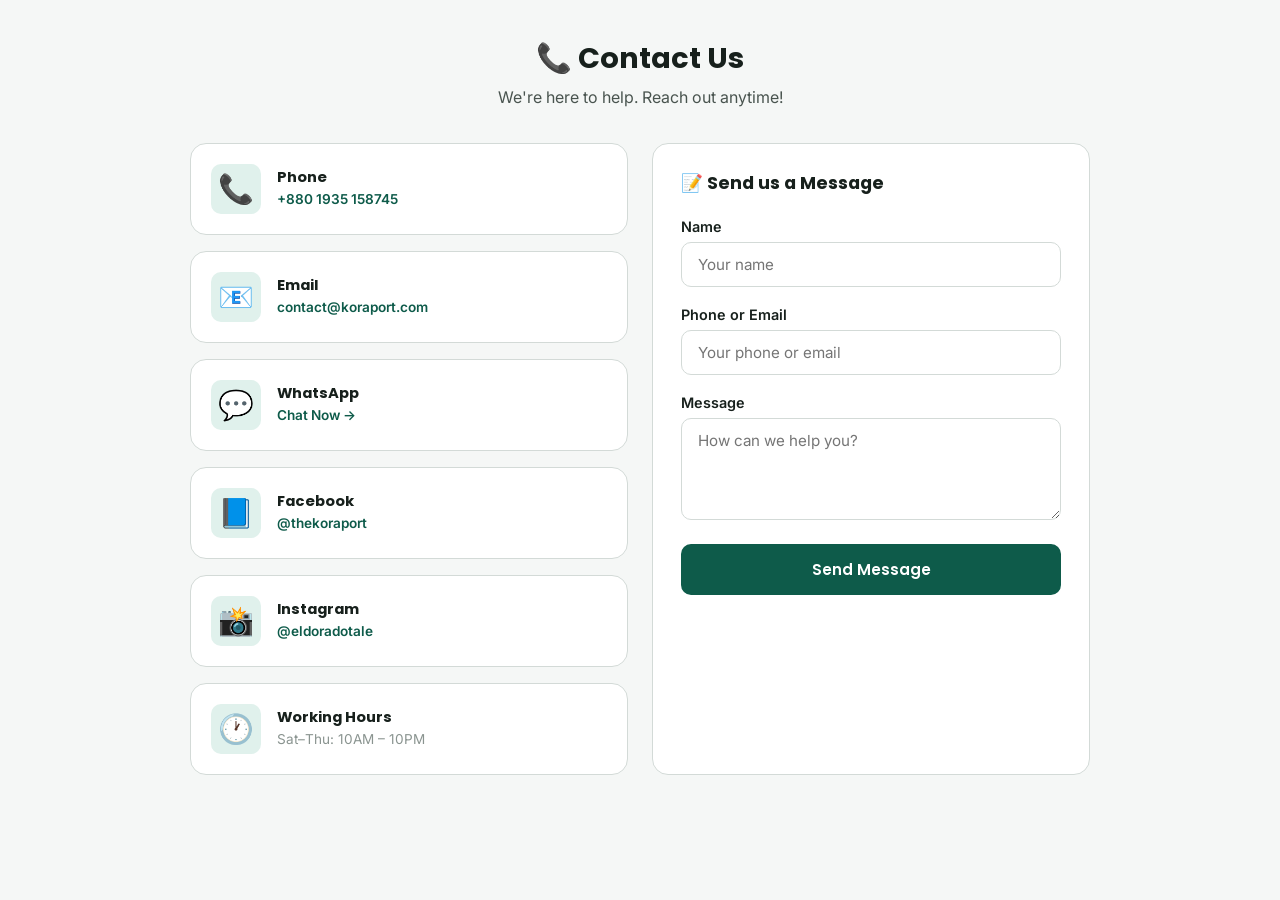
<file: pages/contact.html>
<!DOCTYPE html>
<html lang="en">
<head>
<meta charset="UTF-8">
<meta name="viewport" content="width=device-width, initial-scale=1.0">
<title>Contact Us — Kora Port</title>
<meta name="description" content="Contact Kora Port for any queries about your orders or products.">
<script>(function(w,d,s,l,i){w[l]=w[l]||[];w[l].push({'gtm.start':new Date().getTime(),event:'gtm.js'});var f=d.getElementsByTagName(s)[0],j=d.createElement(s),dl=l!='dataLayer'?'&l='+l:'';j.async=true;j.src='https://www.googletagmanager.com/gtm.js?id='+i+dl;f.parentNode.insertBefore(j,f);})(window,document,'script','dataLayer','GTM-TWPPQPTG');</script>
<link rel="stylesheet" href="../css/global.css">
<link rel="stylesheet" href="../css/header-footer.css">
<link rel="stylesheet" href="../css/animations.css">
<link rel="stylesheet" href="../css/responsive.css">
<style>
.contact-page{padding:40px 0 60px}
.contact-page h1{font-size:1.8rem;margin-bottom:8px;text-align:center}
.contact-page>p{text-align:center;margin-bottom:32px}
.contact-grid{display:grid;grid-template-columns:1fr 1fr;gap:24px;max-width:900px;margin:0 auto}
.contact-cards{display:flex;flex-direction:column;gap:16px}
.c-card{background:var(--color-bg-card);border:1px solid var(--color-border-subtle);border-radius:var(--radius-lg);padding:20px;display:flex;align-items:center;gap:16px;transition:all 0.3s}
.c-card:hover{box-shadow:var(--shadow-md);transform:translateY(-3px)}
.c-icon{font-size:1.8rem;width:50px;height:50px;display:flex;align-items:center;justify-content:center;background:var(--color-primary-soft);border-radius:var(--radius-md);flex-shrink:0}
.c-card h4{font-size:0.92rem;margin-bottom:2px}
.c-card p{font-size:0.85rem;color:var(--color-text-muted);margin:0}
.c-card a{color:var(--color-primary);text-decoration:none;font-weight:600}
.contact-form-box{background:var(--color-bg-card);border:1px solid var(--color-border-subtle);border-radius:var(--radius-lg);padding:28px}
.contact-form-box h3{font-size:1.1rem;margin-bottom:20px}
@media(max-width:768px){.contact-grid{grid-template-columns:1fr}}
</style>
</head>
<body>
<noscript><iframe src="https://www.googletagmanager.com/ns.html?id=GTM-TWPPQPTG" height="0" width="0" style="display:none;visibility:hidden"></iframe></noscript>
<div id="app-header"></div>
<main class="container contact-page">
<h1>📞 Contact Us</h1>
<p>We're here to help. Reach out anytime!</p>

<div class="contact-grid">
  <div class="contact-cards">
    <div class="c-card">
      <div class="c-icon">📞</div>
      <div><h4>Phone</h4><p><a href="tel:+8801935158745">+880 1935 158745</a></p></div>
    </div>
    <div class="c-card">
      <div class="c-icon">📧</div>
      <div><h4>Email</h4><p><a href="mailto:contact@koraport.com">contact@koraport.com</a></p></div>
    </div>
    <div class="c-card">
      <div class="c-icon">💬</div>
      <div><h4>WhatsApp</h4><p><a href="https://wa.me/8801935158745" target="_blank">Chat Now →</a></p></div>
    </div>
    <div class="c-card">
      <div class="c-icon">📘</div>
      <div><h4>Facebook</h4><p><a href="https://www.facebook.com/thekoraport" target="_blank">@thekoraport</a></p></div>
    </div>
    <div class="c-card">
      <div class="c-icon">📸</div>
      <div><h4>Instagram</h4><p><a href="https://www.instagram.com/eldoradotale/" target="_blank">@eldoradotale</a></p></div>
    </div>
    <div class="c-card">
      <div class="c-icon">🕐</div>
      <div><h4>Working Hours</h4><p>Sat–Thu: 10AM – 10PM</p></div>
    </div>
  </div>

  <div class="contact-form-box">
    <h3>📝 Send us a Message</h3>
    <div class="form-group">
      <label class="form-label">Name</label>
      <input type="text" class="form-input" id="cfName" placeholder="Your name">
    </div>
    <div class="form-group">
      <label class="form-label">Phone or Email</label>
      <input type="text" class="form-input" id="cfContact" placeholder="Your phone or email">
    </div>
    <div class="form-group">
      <label class="form-label">Message</label>
      <textarea class="form-textarea" id="cfMsg" rows="4" placeholder="How can we help you?"></textarea>
    </div>
    <button class="btn btn-primary btn-full" onclick="sendContactMsg()">Send Message</button>
    <div id="cfResult" style="margin-top:12px;font-size:0.85rem;"></div>
  </div>
</div>
</main>
<div id="app-footer"></div>
<script src="../js/config.js"></script>
<script src="../js/products-data.js"></script>
<script src="../js/main.js"></script>
<script src="../js/gtm-tracking.js"></script>
<script>
function sendContactMsg(){
  var n=document.getElementById('cfName').value.trim();
  var c=document.getElementById('cfContact').value.trim();
  var m=document.getElementById('cfMsg').value.trim();
  if(!n||!c||!m){document.getElementById('cfResult').innerHTML='<span style="color:var(--color-error)">Please fill all fields</span>';return;}
  var msg='📝 *Contact Form*\n\n👤 '+n+'\n📞 '+c+'\n\n💬 '+m;
  var url='https://wa.me/8801935158745?text='+encodeURIComponent(msg);
  window.open(url,'_blank');
  document.getElementById('cfResult').innerHTML='<span style="color:var(--color-success)">✅ Redirecting to WhatsApp...</span>';
}
</script>
</body>
</html>
</file>
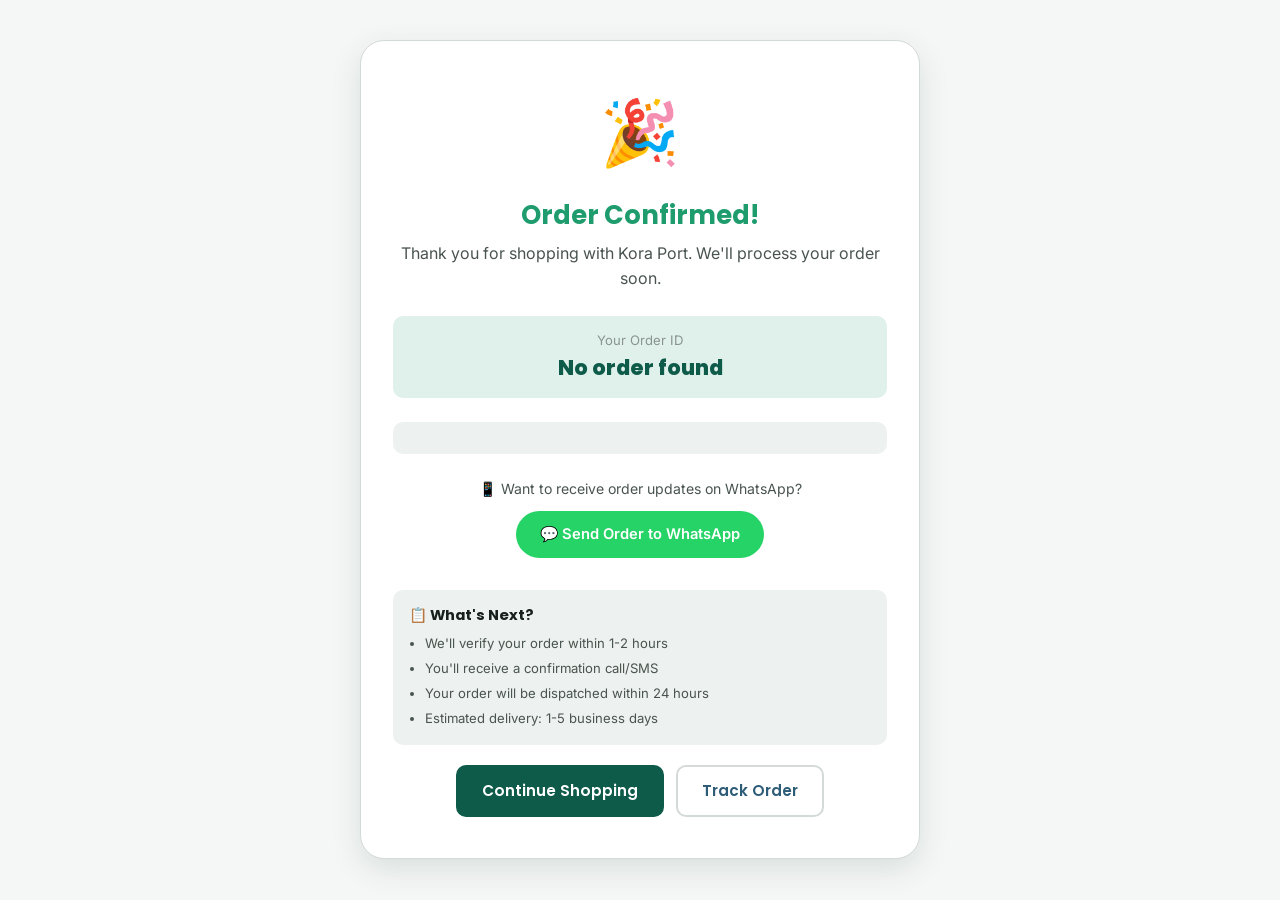
<file: pages/order-success.html>
<!DOCTYPE html>
<html lang="en">
<head>
<meta charset="UTF-8">
<meta name="viewport" content="width=device-width, initial-scale=1.0">
<title>Order Confirmed — Kora Port</title>
<script>(function(w,d,s,l,i){w[l]=w[l]||[];w[l].push({'gtm.start':new Date().getTime(),event:'gtm.js'});var f=d.getElementsByTagName(s)[0],j=d.createElement(s),dl=l!='dataLayer'?'&l='+l:'';j.async=true;j.src='https://www.googletagmanager.com/gtm.js?id='+i+dl;f.parentNode.insertBefore(j,f);})(window,document,'script','dataLayer','GTM-TWPPQPTG');</script>
<link rel="stylesheet" href="../css/global.css">
<link rel="stylesheet" href="../css/header-footer.css">
<link rel="stylesheet" href="../css/cart-checkout.css">
<link rel="stylesheet" href="../css/animations.css">
<link rel="stylesheet" href="../css/responsive.css">
<style>
  .confetti-container{position:fixed;inset:0;pointer-events:none;z-index:999;overflow:hidden}
  .confetti{position:absolute;top:-10px;width:10px;height:10px;opacity:0.8;animation:confettiFall 3s linear forwards}
  @keyframes confettiFall{
    0%{transform:translateY(0) rotate(0deg);opacity:1}
    100%{transform:translateY(100vh) rotate(720deg);opacity:0}
  }
  .shipping-auto-badge{display:inline-block;padding:6px 12px;border-radius:var(--radius-full);font-size:0.8rem;font-weight:600;margin-top:6px}
  .shipping-auto-badge.inside{background:var(--color-success-bg);color:var(--color-success)}
  .shipping-auto-badge.outside{background:var(--color-info-bg);color:var(--color-info)}
  .mob-confirm{display:none}
  @media(max-width:768px){.mob-confirm{display:block;margin-top:20px}}
</style>
</head>
<body>
<noscript><iframe src="https://www.googletagmanager.com/ns.html?id=GTM-TWPPQPTG" height="0" width="0" style="display:none;visibility:hidden"></iframe></noscript>

<div id="app-header"></div>

<!-- Confetti -->
<div class="confetti-container" id="confettiContainer"></div>

<main class="success-page">
  <div class="success-box" id="successBox">
    <div class="success-icon">🎉</div>
    <h1 class="success-title">Order Confirmed!</h1>
    <p class="success-sub">Thank you for shopping with Kora Port. We'll process your order soon.</p>

    <div class="order-id-box">
      <div class="order-id-label">Your Order ID</div>
      <div class="order-id-val" id="sucOrderId">—</div>
    </div>

    <div class="success-details" id="sucDetails">
      <!-- Filled by JS -->
    </div>

    <!-- WhatsApp Redirect -->
    <div style="margin-bottom:16px;">
      <p style="font-size:0.88rem; color:var(--color-text-secondary); margin-bottom:10px;">
        📱 Want to receive order updates on WhatsApp?
      </p>
      <a href="#" class="wa-redirect" id="waRedirectBtn" target="_blank">
        💬 Send Order to WhatsApp
      </a>
    </div>

    <!-- Next Steps -->
    <div style="text-align:left; background:var(--color-bg-section); padding:16px; border-radius:var(--radius-md); margin-bottom:20px;">
      <h4 style="font-size:0.92rem; margin-bottom:8px;">📋 What's Next?</h4>
      <ul style="font-size:0.82rem; color:var(--color-text-secondary); padding-left:16px; list-style:disc;">
        <li style="margin-bottom:4px;">We'll verify your order within 1-2 hours</li>
        <li style="margin-bottom:4px;">You'll receive a confirmation call/SMS</li>
        <li style="margin-bottom:4px;">Your order will be dispatched within 24 hours</li>
        <li>Estimated delivery: 1-5 business days</li>
      </ul>
    </div>

    <div class="success-actions">
      <a href="shop.html" class="btn btn-primary">Continue Shopping</a>
      <a href="track-order.html" class="btn btn-secondary">Track Order</a>
    </div>
  </div>
</main>

<div id="app-footer"></div>

<script src="../js/config.js"></script>
<script src="../js/products-data.js"></script>
<script src="../js/main.js"></script>
<script>
document.addEventListener('DOMContentLoaded', function() {
  var order = null;
  try { order = JSON.parse(localStorage.getItem('kp-last-order')); } catch(e) {}

  if (!order) {
    document.getElementById('sucOrderId').textContent = 'No order found';
    return;
  }

  // Order ID
  document.getElementById('sucOrderId').textContent = order.orderId;

  // Details
  var det = document.getElementById('sucDetails');
  if (det) {
    var payLabel = order.paymentMethod === 'cod' ? 'Cash on Delivery' :
                   order.paymentMethod === 'bkash' ? 'bKash' :
                   order.paymentMethod === 'nagad' ? 'Nagad' : order.paymentMethod;

    var html = '<div class="success-detail-row"><span>Name</span><span>' + order.customer.name + '</span></div>' +
      '<div class="success-detail-row"><span>Phone</span><span>' + order.customer.phone + '</span></div>' +
      '<div class="success-detail-row"><span>District</span><span>' + order.customer.district + '</span></div>' +
      '<div class="success-detail-row"><span>Items</span><span>' + order.totalItems + ' product(s)</span></div>' +
      '<div class="success-detail-row"><span>Subtotal</span><span>' + CONFIG.currency.symbol + order.subtotal + '</span></div>';

    if (order.shipping > 0) {
      html += '<div class="success-detail-row"><span>Shipping</span><span>' + CONFIG.currency.symbol + order.shipping + '</span></div>';
    } else {
      html += '<div class="success-detail-row"><span>Shipping</span><span style="color:var(--color-success)">FREE</span></div>';
    }

    if (order.discount > 0) {
      html += '<div class="success-detail-row"><span>Discount (' + order.couponCode + ')</span><span style="color:var(--color-success)">-' + CONFIG.currency.symbol + order.discount + '</span></div>';
    }

    html += '<div class="success-detail-row" style="font-weight:700;font-size:1rem;"><span>Total</span><span style="color:var(--color-primary)">' + CONFIG.currency.symbol + order.total + '</span></div>' +
      '<div class="success-detail-row"><span>Payment</span><span>' + payLabel + '</span></div>';

    if (order.transactionId) {
      html += '<div class="success-detail-row"><span>Trx ID</span><span>' + order.transactionId + '</span></div>';
    }

    if (order.advance > 0) {
      html += '<div class="success-detail-row"><span>Advance Paid</span><span style="color:var(--color-success)">' + CONFIG.currency.symbol + order.advance + ' (' + order.advanceMethod + ')</span></div>';
    }

    det.innerHTML = html;
  }

  // WhatsApp redirect
  var waBtn = document.getElementById('waRedirectBtn');
  if (waBtn) {
    var msg = '✅ *Order Confirmed!*\n\n' +
      '🆔 Order: ' + order.orderId + '\n' +
      '👤 Name: ' + order.customer.name + '\n' +
      '📞 Phone: ' + order.customer.phone + '\n' +
      '📍 Address: ' + order.customer.address + ', ' + order.customer.district + '\n\n' +
      '📦 Products:\n' + order.products + '\n\n' +
      '💰 Total: ' + CONFIG.currency.symbol + order.total + '\n' +
      '💳 Payment: ' + order.paymentMethod.toUpperCase() + '\n\n' +
      'Please confirm my order. Thank you!';

    waBtn.href = CONFIG.social.whatsappChat + '?text=' + encodeURIComponent(msg);
  }

  // Confetti
  launchConfetti();

  // GTM
  window.dataLayer = window.dataLayer || [];
  window.dataLayer.push({
    event: 'purchase_complete',
    order_id: order.orderId,
    order_value: order.total
  });
});

/* ═══ CONFETTI ═══ */
function launchConfetti() {
  var container = document.getElementById('confettiContainer');
  if (!container) return;
  var colors = ['#0E5B4A','#C89A3C','#2D5C78','#D14B3F','#1E9C6D','#C27B24','#ff6b6b','#ffd93d','#6bcb77','#4d96ff'];

  for (var i = 0; i < 60; i++) {
    var el = document.createElement('div');
    el.className = 'confetti';
    el.style.left = Math.random() * 100 + '%';
    el.style.backgroundColor = colors[Math.floor(Math.random() * colors.length)];
    el.style.width = (Math.random() * 8 + 6) + 'px';
    el.style.height = (Math.random() * 8 + 6) + 'px';
    el.style.borderRadius = Math.random() > 0.5 ? '50%' : '2px';
    el.style.animationDuration = (Math.random() * 2 + 2) + 's';
    el.style.animationDelay = (Math.random() * 2) + 's';
    container.appendChild(el);
  }

  setTimeout(function() {
    container.innerHTML = '';
  }, 5000);
}
</script>
<script src="../js/gtm-tracking.js"></script>
</body>
</html>
</file>
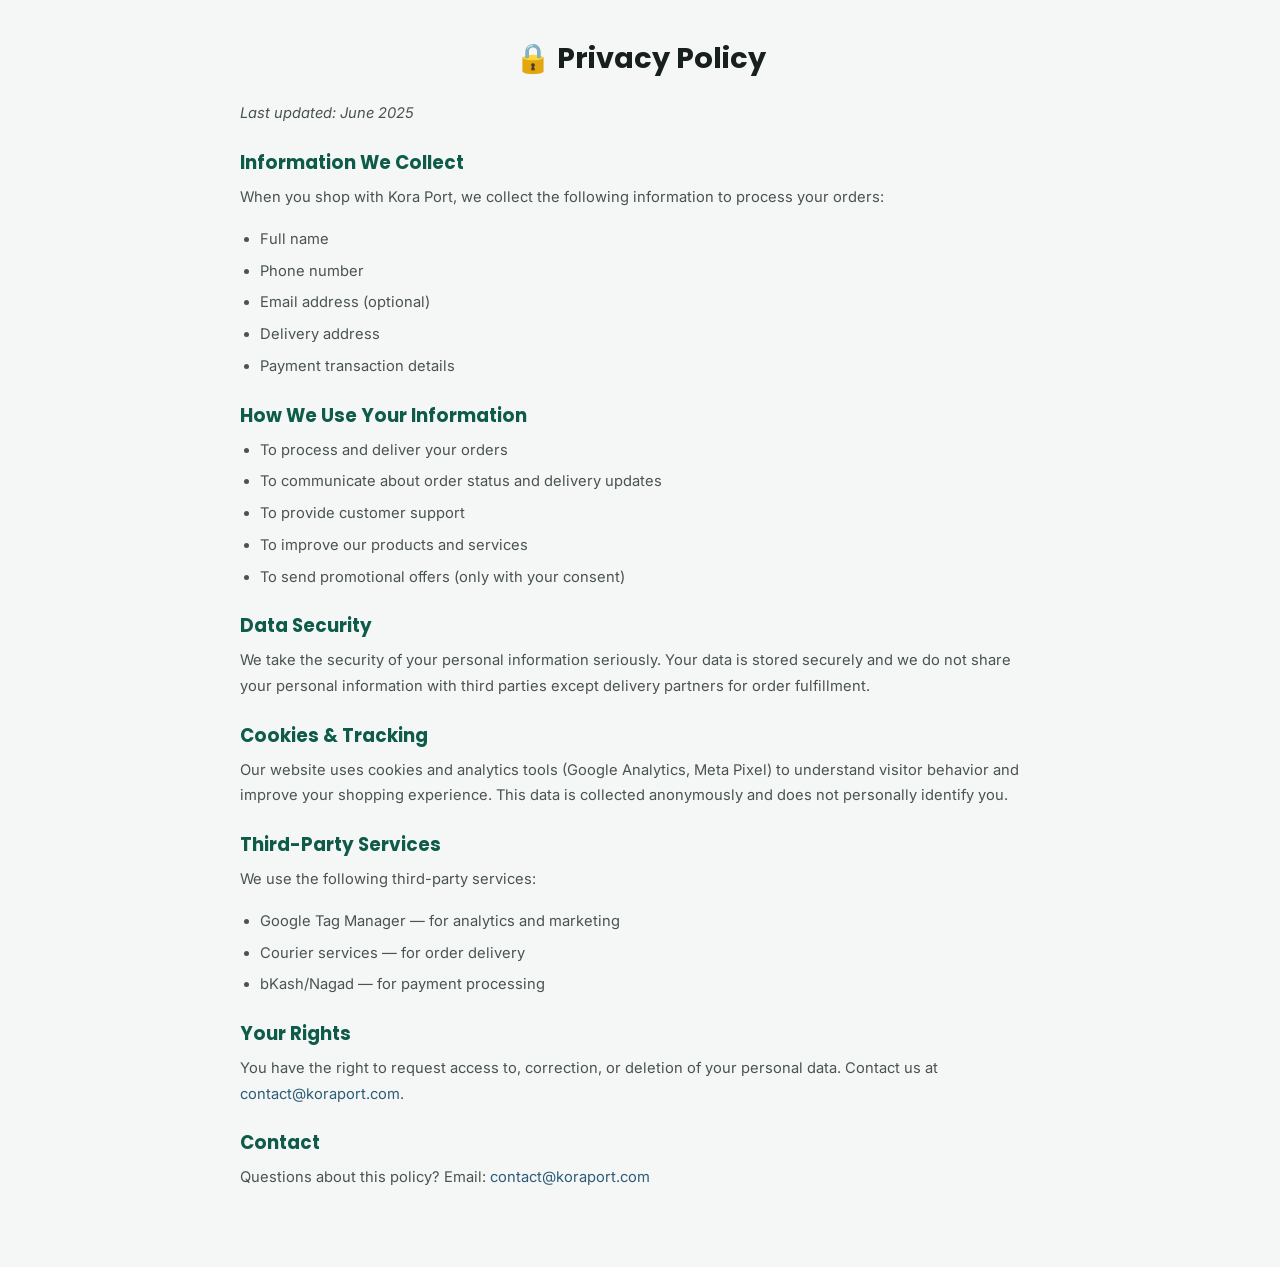
<file: pages/privacy.html>
<!DOCTYPE html>
<html lang="en">
<head>
<meta charset="UTF-8">
<meta name="viewport" content="width=device-width, initial-scale=1.0">
<title>Privacy Policy — Kora Port</title>
<script>(function(w,d,s,l,i){w[l]=w[l]||[];w[l].push({'gtm.start':new Date().getTime(),event:'gtm.js'});var f=d.getElementsByTagName(s)[0],j=d.createElement(s),dl=l!='dataLayer'?'&l='+l:'';j.async=true;j.src='https://www.googletagmanager.com/gtm.js?id='+i+dl;f.parentNode.insertBefore(j,f);})(window,document,'script','dataLayer','GTM-TWPPQPTG');</script>
<link rel="stylesheet" href="../css/global.css">
<link rel="stylesheet" href="../css/header-footer.css">
<link rel="stylesheet" href="../css/animations.css">
<link rel="stylesheet" href="../css/responsive.css">
<style>.info-page{padding:40px 0 60px;max-width:800px;margin:0 auto}.info-page h1{font-size:1.8rem;margin-bottom:24px;text-align:center}.info-page h2{font-size:1.15rem;margin:24px 0 10px;color:var(--color-primary)}.info-page p,.info-page li{font-size:0.92rem;line-height:1.75;color:var(--color-text-secondary)}.info-page ul{padding-left:20px;list-style:disc}.info-page li{margin-bottom:6px}</style>
</head>
<body>
<noscript><iframe src="https://www.googletagmanager.com/ns.html?id=GTM-TWPPQPTG" height="0" width="0" style="display:none;visibility:hidden"></iframe></noscript>
<div id="app-header"></div>
<main class="container info-page">
<h1>🔒 Privacy Policy</h1>
<p><em>Last updated: June 2025</em></p>

<h2>Information We Collect</h2>
<p>When you shop with Kora Port, we collect the following information to process your orders:</p>
<ul>
  <li>Full name</li>
  <li>Phone number</li>
  <li>Email address (optional)</li>
  <li>Delivery address</li>
  <li>Payment transaction details</li>
</ul>

<h2>How We Use Your Information</h2>
<ul>
  <li>To process and deliver your orders</li>
  <li>To communicate about order status and delivery updates</li>
  <li>To provide customer support</li>
  <li>To improve our products and services</li>
  <li>To send promotional offers (only with your consent)</li>
</ul>

<h2>Data Security</h2>
<p>We take the security of your personal information seriously. Your data is stored securely and we do not share your personal information with third parties except delivery partners for order fulfillment.</p>

<h2>Cookies & Tracking</h2>
<p>Our website uses cookies and analytics tools (Google Analytics, Meta Pixel) to understand visitor behavior and improve your shopping experience. This data is collected anonymously and does not personally identify you.</p>

<h2>Third-Party Services</h2>
<p>We use the following third-party services:</p>
<ul>
  <li>Google Tag Manager — for analytics and marketing</li>
  <li>Courier services — for order delivery</li>
  <li>bKash/Nagad — for payment processing</li>
</ul>

<h2>Your Rights</h2>
<p>You have the right to request access to, correction, or deletion of your personal data. Contact us at <a href="mailto:contact@koraport.com">contact@koraport.com</a>.</p>

<h2>Contact</h2>
<p>Questions about this policy? Email: <a href="mailto:contact@koraport.com">contact@koraport.com</a></p>
</main>
<div id="app-footer"></div>
<script src="../js/config.js"></script>
<script src="../js/products-data.js"></script>
<script src="../js/main.js"></script>
<script src="../js/gtm-tracking.js"></script>
</body>
</html>
</file>
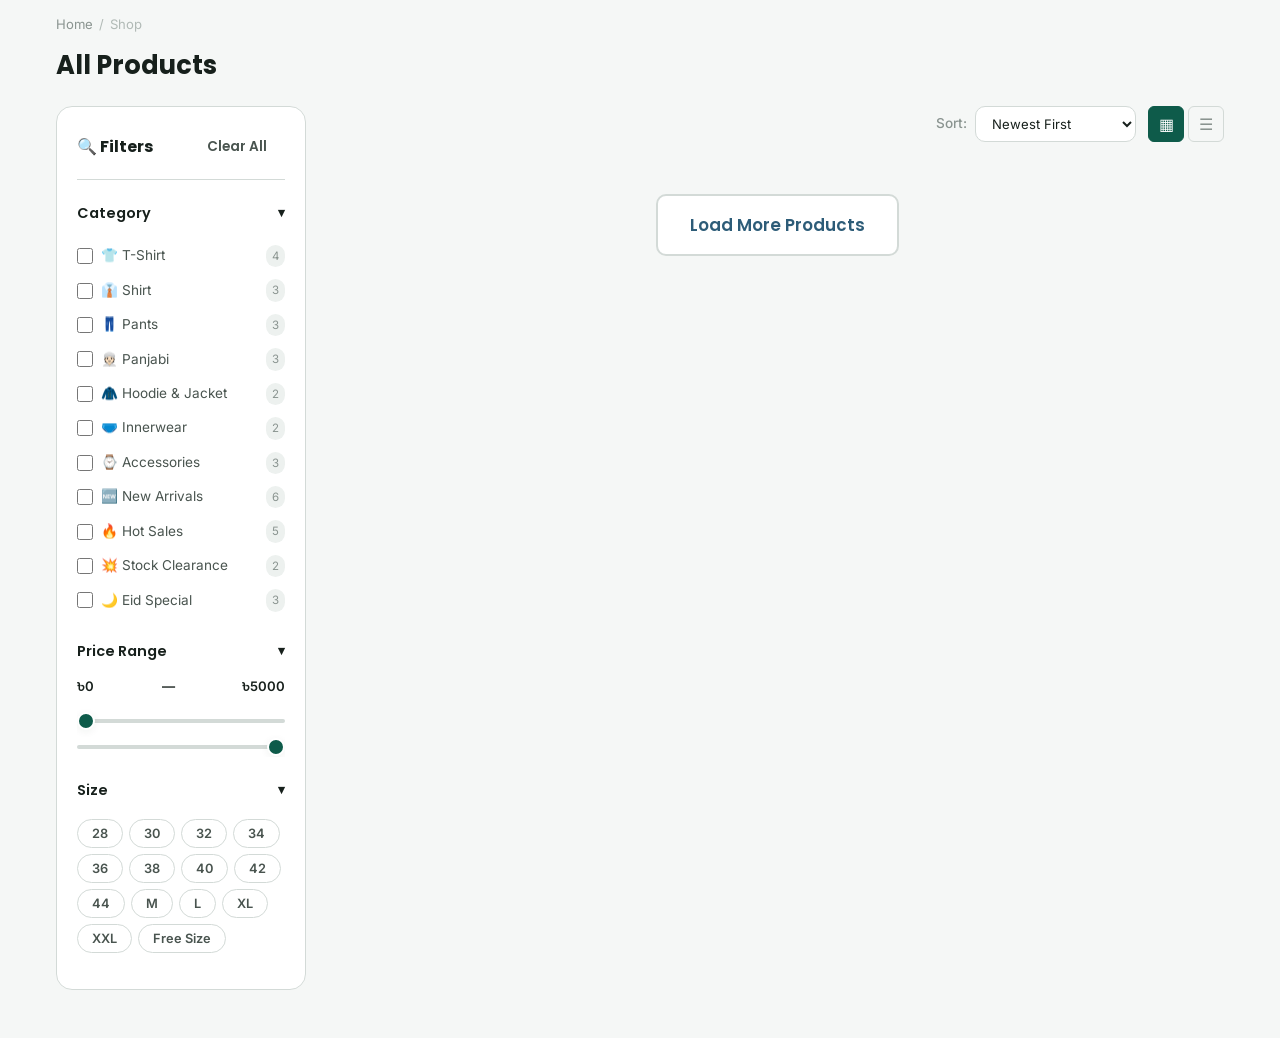
<file: pages/product-detail.html>
<!DOCTYPE html>
<html lang="en">
<head>
<meta charset="UTF-8">
<meta name="viewport" content="width=device-width, initial-scale=1.0">
<title>Product — Kora Port</title>
<meta name="description" content="Shop premium men's fashion at Kora Port">
<script>(function(w,d,s,l,i){w[l]=w[l]||[];w[l].push({'gtm.start':new Date().getTime(),event:'gtm.js'});var f=d.getElementsByTagName(s)[0],j=d.createElement(s),dl=l!='dataLayer'?'&l='+l:'';j.async=true;j.src='https://www.googletagmanager.com/gtm.js?id='+i+dl;f.parentNode.insertBefore(j,f);})(window,document,'script','dataLayer','GTM-TWPPQPTG');</script>
<link rel="stylesheet" href="../css/global.css">
<link rel="stylesheet" href="../css/header-footer.css">
<link rel="stylesheet" href="../css/home.css">
<link rel="stylesheet" href="../css/product.css">
<link rel="stylesheet" href="../css/animations.css">
<link rel="stylesheet" href="../css/responsive.css">
</head>
<body>
<noscript><iframe src="https://www.googletagmanager.com/ns.html?id=GTM-TWPPQPTG" height="0" width="0" style="display:none;visibility:hidden"></iframe></noscript>

<div id="app-header"></div>

<main class="container pd-page">

<!-- Breadcrumb -->
<nav class="breadcrumb">
  <a href="../index.html">Home</a> <span>/</span>
  <a href="shop.html">Shop</a> <span>/</span>
  <span id="pdBreadcrumb">Product</span>
</nav>

<!-- Product Detail -->
<div class="pd-layout" id="pdLayout">
  <!-- Fills via JS -->
</div>

<!-- Related Products -->
<section class="section" id="relatedSection" style="display:none">
  <h2 class="section-title">You May Also Like</h2>
  <div class="product-grid" id="relatedGrid"></div>
</section>

</main>

<!-- Size Chart Modal -->
<div class="modal-overlay hidden" id="sizeChartModal" onclick="closeSizeChart(event)">
  <div class="modal-box" onclick="event.stopPropagation()">
    <div class="modal-head">
      <h3>📏 Size Chart</h3>
      <button class="modal-close" onclick="closeSizeChart()">✕</button>
    </div>
    <div class="modal-body" id="sizeChartBody">
      <table class="size-table">
        <thead>
          <tr><th>Size</th><th>Chest (in)</th><th>Length (in)</th><th>Shoulder (in)</th></tr>
        </thead>
        <tbody>
          <tr><td>M</td><td>38-40</td><td>27</td><td>17</td></tr>
          <tr><td>L</td><td>40-42</td><td>28</td><td>18</td></tr>
          <tr><td>XL</td><td>42-44</td><td>29</td><td>19</td></tr>
          <tr><td>XXL</td><td>44-46</td><td>30</td><td>20</td></tr>
        </tbody>
      </table>
    </div>
  </div>
</div>

<!-- Image Zoom Modal -->
<div class="modal-overlay hidden" id="imgZoomModal" onclick="closeImgZoom()">
  <div class="zoom-container">
    <img id="zoomImg" src="" alt="Zoomed">
    <button class="modal-close zoom-close" onclick="closeImgZoom()">✕</button>
  </div>
</div>

<div id="app-footer"></div>

<script>window.dataLayer=window.dataLayer||[];window.dataLayer.push({event:'page_view',page_type:'product_detail'});</script>
<script src="../js/config.js"></script>
<script src="../js/products-data.js"></script>
<script src="../js/main.js"></script>
<script src="../js/home.js"></script>
<script src="../js/product-display.js"></script>
<script src="../js/gtm-tracking.js"></script>
</body>
</html>
</file>
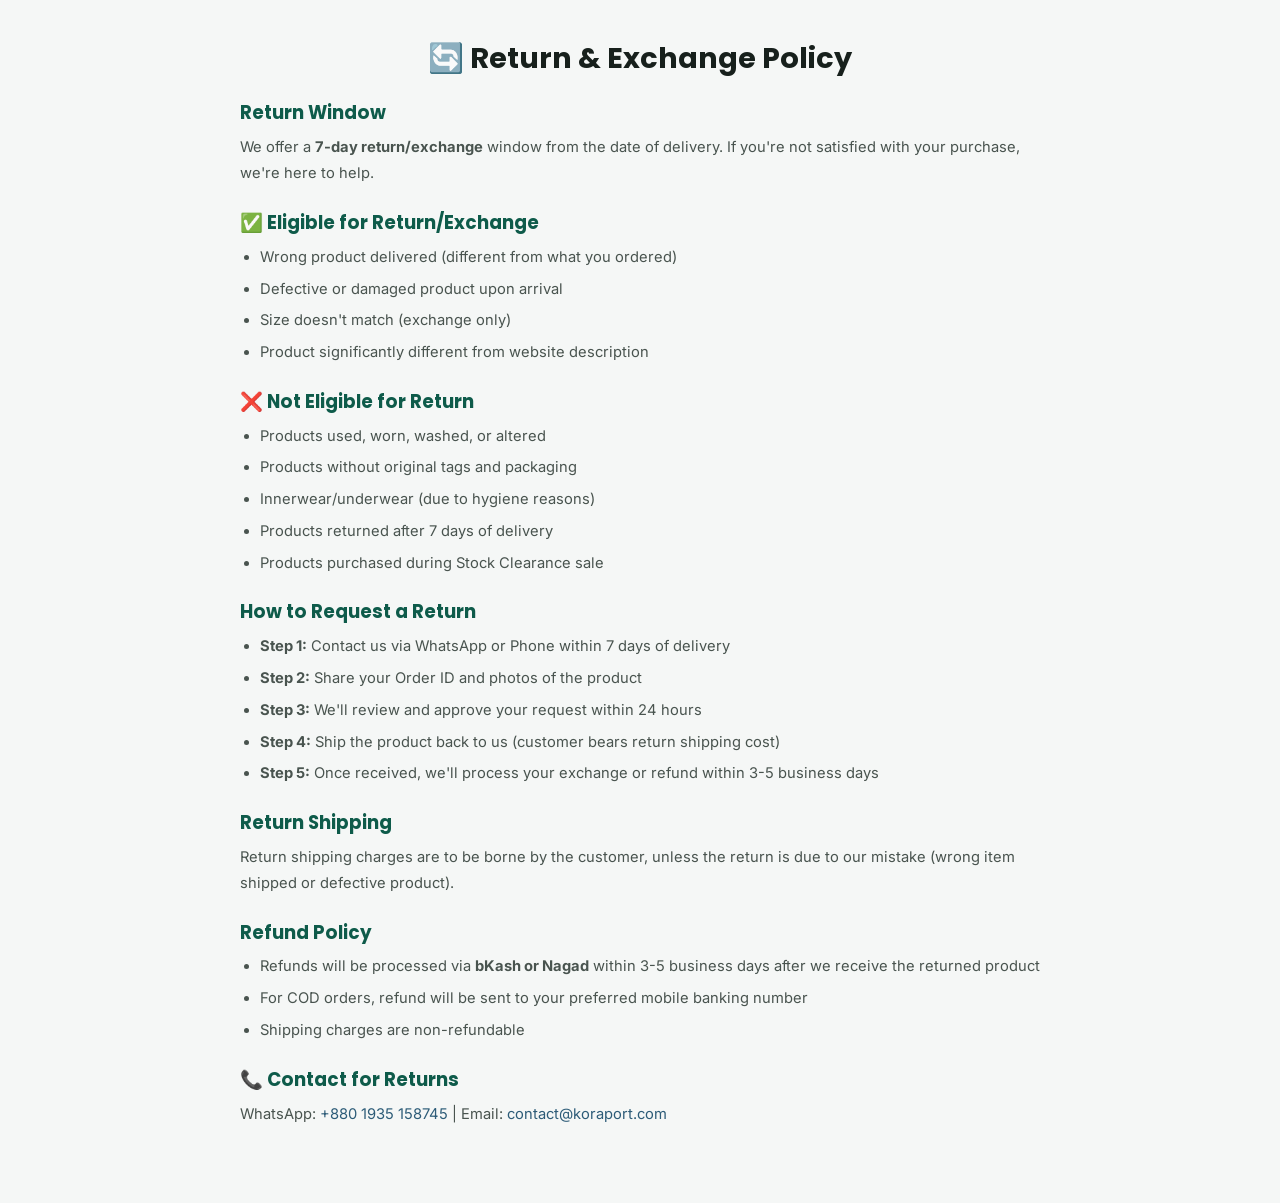
<file: pages/return-policy.html>
<!DOCTYPE html>
<html lang="en">
<head>
<meta charset="UTF-8">
<meta name="viewport" content="width=device-width, initial-scale=1.0">
<title>Return & Exchange Policy — Kora Port</title>
<script>(function(w,d,s,l,i){w[l]=w[l]||[];w[l].push({'gtm.start':new Date().getTime(),event:'gtm.js'});var f=d.getElementsByTagName(s)[0],j=d.createElement(s),dl=l!='dataLayer'?'&l='+l:'';j.async=true;j.src='https://www.googletagmanager.com/gtm.js?id='+i+dl;f.parentNode.insertBefore(j,f);})(window,document,'script','dataLayer','GTM-TWPPQPTG');</script>
<link rel="stylesheet" href="../css/global.css">
<link rel="stylesheet" href="../css/header-footer.css">
<link rel="stylesheet" href="../css/animations.css">
<link rel="stylesheet" href="../css/responsive.css">
<style>.info-page{padding:40px 0 60px;max-width:800px;margin:0 auto}.info-page h1{font-size:1.8rem;margin-bottom:24px;text-align:center}.info-page h2{font-size:1.15rem;margin:24px 0 10px;color:var(--color-primary)}.info-page p,.info-page li{font-size:0.92rem;line-height:1.75;color:var(--color-text-secondary)}.info-page ul{padding-left:20px;list-style:disc}.info-page li{margin-bottom:6px}</style>
</head>
<body>
<noscript><iframe src="https://www.googletagmanager.com/ns.html?id=GTM-TWPPQPTG" height="0" width="0" style="display:none;visibility:hidden"></iframe></noscript>
<div id="app-header"></div>
<main class="container info-page">
<h1>🔄 Return & Exchange Policy</h1>

<h2>Return Window</h2>
<p>We offer a <strong>7-day return/exchange</strong> window from the date of delivery. If you're not satisfied with your purchase, we're here to help.</p>

<h2>✅ Eligible for Return/Exchange</h2>
<ul>
  <li>Wrong product delivered (different from what you ordered)</li>
  <li>Defective or damaged product upon arrival</li>
  <li>Size doesn't match (exchange only)</li>
  <li>Product significantly different from website description</li>
</ul>

<h2>❌ Not Eligible for Return</h2>
<ul>
  <li>Products used, worn, washed, or altered</li>
  <li>Products without original tags and packaging</li>
  <li>Innerwear/underwear (due to hygiene reasons)</li>
  <li>Products returned after 7 days of delivery</li>
  <li>Products purchased during Stock Clearance sale</li>
</ul>

<h2>How to Request a Return</h2>
<ul>
  <li><strong>Step 1:</strong> Contact us via WhatsApp or Phone within 7 days of delivery</li>
  <li><strong>Step 2:</strong> Share your Order ID and photos of the product</li>
  <li><strong>Step 3:</strong> We'll review and approve your request within 24 hours</li>
  <li><strong>Step 4:</strong> Ship the product back to us (customer bears return shipping cost)</li>
  <li><strong>Step 5:</strong> Once received, we'll process your exchange or refund within 3-5 business days</li>
</ul>

<h2>Return Shipping</h2>
<p>Return shipping charges are to be borne by the customer, unless the return is due to our mistake (wrong item shipped or defective product).</p>

<h2>Refund Policy</h2>
<ul>
  <li>Refunds will be processed via <strong>bKash or Nagad</strong> within 3-5 business days after we receive the returned product</li>
  <li>For COD orders, refund will be sent to your preferred mobile banking number</li>
  <li>Shipping charges are non-refundable</li>
</ul>

<h2>📞 Contact for Returns</h2>
<p>WhatsApp: <a href="https://wa.me/8801935158745" target="_blank">+880 1935 158745</a> | Email: <a href="mailto:contact@koraport.com">contact@koraport.com</a></p>
</main>
<div id="app-footer"></div>
<script src="../js/config.js"></script>
<script src="../js/products-data.js"></script>
<script src="../js/main.js"></script>
<script src="../js/gtm-tracking.js"></script>
</body>
</html>
</file>
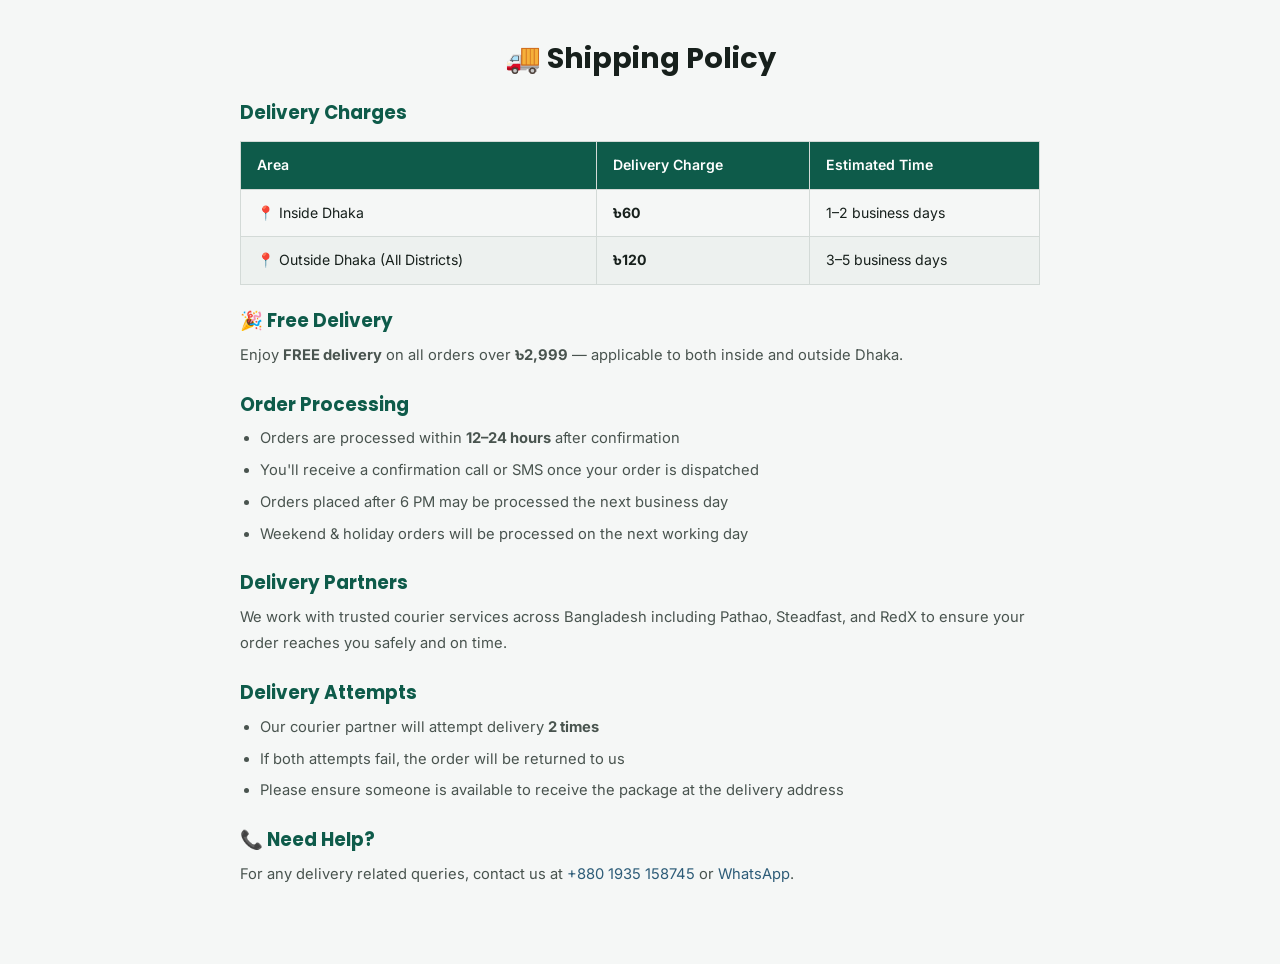
<file: pages/shipping-policy.html>
<!DOCTYPE html>
<html lang="en">
<head>
<meta charset="UTF-8">
<meta name="viewport" content="width=device-width, initial-scale=1.0">
<title>Shipping Policy — Kora Port</title>
<script>(function(w,d,s,l,i){w[l]=w[l]||[];w[l].push({'gtm.start':new Date().getTime(),event:'gtm.js'});var f=d.getElementsByTagName(s)[0],j=d.createElement(s),dl=l!='dataLayer'?'&l='+l:'';j.async=true;j.src='https://www.googletagmanager.com/gtm.js?id='+i+dl;f.parentNode.insertBefore(j,f);})(window,document,'script','dataLayer','GTM-TWPPQPTG');</script>
<link rel="stylesheet" href="../css/global.css">
<link rel="stylesheet" href="../css/header-footer.css">
<link rel="stylesheet" href="../css/animations.css">
<link rel="stylesheet" href="../css/responsive.css">
<style>.info-page{padding:40px 0 60px;max-width:800px;margin:0 auto}.info-page h1{font-size:1.8rem;margin-bottom:24px;text-align:center}.info-page h2{font-size:1.15rem;margin:24px 0 10px;color:var(--color-primary)}.info-page p,.info-page li{font-size:0.92rem;line-height:1.75;color:var(--color-text-secondary)}.info-page ul{padding-left:20px;list-style:disc}.info-page li{margin-bottom:6px}.ship-table{width:100%;border-collapse:collapse;margin:16px 0;font-size:0.88rem}.ship-table th,.ship-table td{padding:12px 16px;border:1px solid var(--color-border-subtle);text-align:left}.ship-table th{background:var(--color-primary);color:#fff;font-weight:600}.ship-table tr:nth-child(even) td{background:var(--color-bg-section)}</style>
</head>
<body>
<noscript><iframe src="https://www.googletagmanager.com/ns.html?id=GTM-TWPPQPTG" height="0" width="0" style="display:none;visibility:hidden"></iframe></noscript>
<div id="app-header"></div>
<main class="container info-page">
<h1>🚚 Shipping Policy</h1>

<h2>Delivery Charges</h2>
<table class="ship-table">
  <thead><tr><th>Area</th><th>Delivery Charge</th><th>Estimated Time</th></tr></thead>
  <tbody>
    <tr><td>📍 Inside Dhaka</td><td><strong>৳60</strong></td><td>1–2 business days</td></tr>
    <tr><td>📍 Outside Dhaka (All Districts)</td><td><strong>৳120</strong></td><td>3–5 business days</td></tr>
  </tbody>
</table>

<h2>🎉 Free Delivery</h2>
<p>Enjoy <strong>FREE delivery</strong> on all orders over <strong>৳2,999</strong> — applicable to both inside and outside Dhaka.</p>

<h2>Order Processing</h2>
<ul>
  <li>Orders are processed within <strong>12–24 hours</strong> after confirmation</li>
  <li>You'll receive a confirmation call or SMS once your order is dispatched</li>
  <li>Orders placed after 6 PM may be processed the next business day</li>
  <li>Weekend & holiday orders will be processed on the next working day</li>
</ul>

<h2>Delivery Partners</h2>
<p>We work with trusted courier services across Bangladesh including Pathao, Steadfast, and RedX to ensure your order reaches you safely and on time.</p>

<h2>Delivery Attempts</h2>
<ul>
  <li>Our courier partner will attempt delivery <strong>2 times</strong></li>
  <li>If both attempts fail, the order will be returned to us</li>
  <li>Please ensure someone is available to receive the package at the delivery address</li>
</ul>

<h2>📞 Need Help?</h2>
<p>For any delivery related queries, contact us at <a href="tel:+8801935158745">+880 1935 158745</a> or <a href="https://wa.me/8801935158745" target="_blank">WhatsApp</a>.</p>
</main>
<div id="app-footer"></div>
<script src="../js/config.js"></script>
<script src="../js/products-data.js"></script>
<script src="../js/main.js"></script>
<script src="../js/gtm-tracking.js"></script>
</body>
</html>
</file>
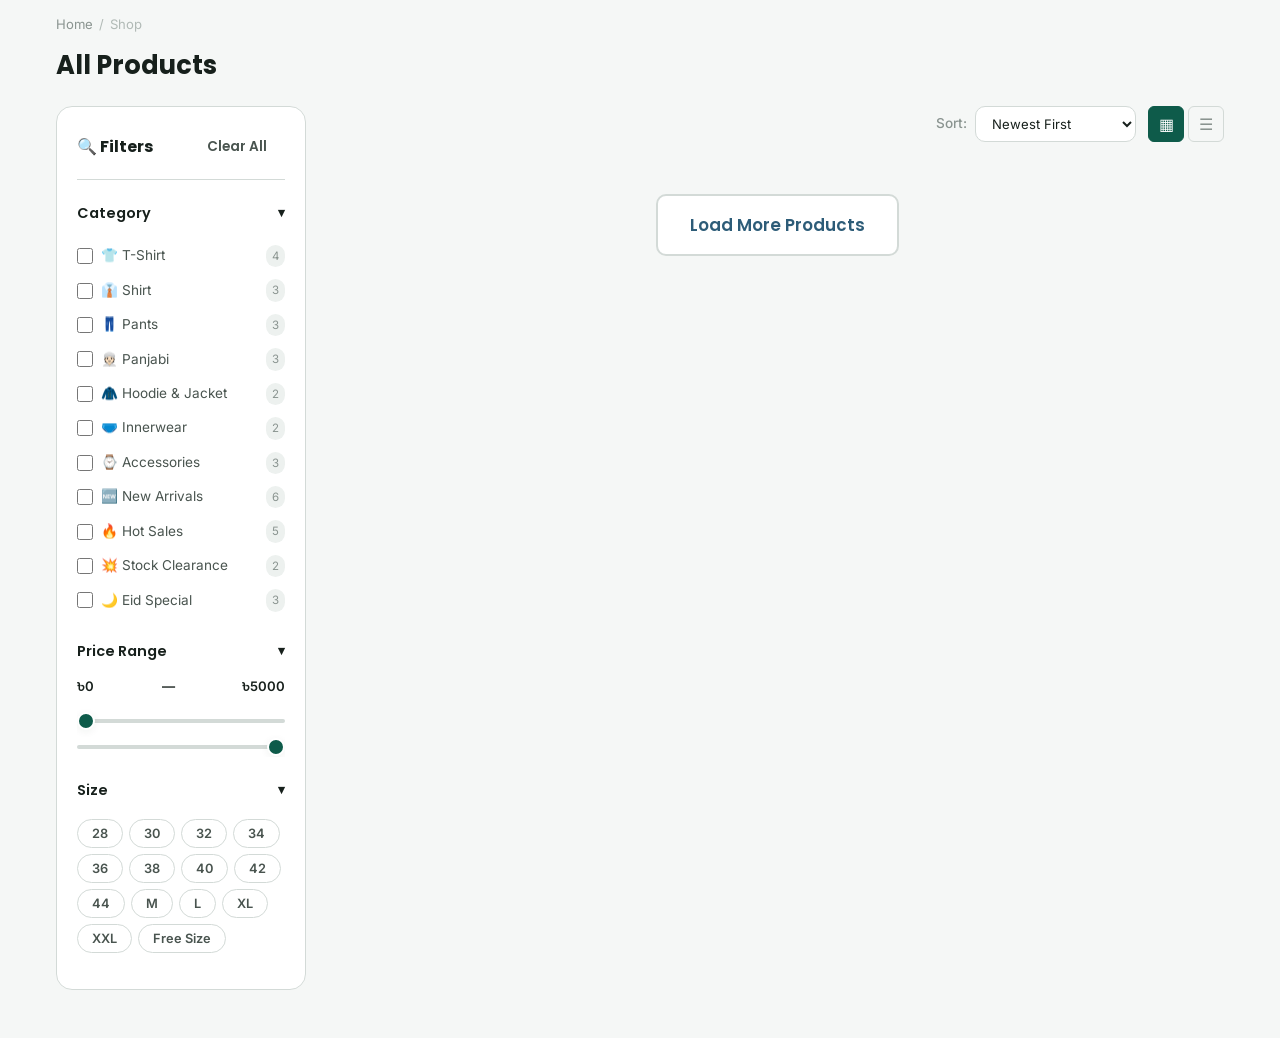
<file: pages/shop.html>
<!DOCTYPE html>
<html lang="en">
<head>
<meta charset="UTF-8">
<meta name="viewport" content="width=device-width, initial-scale=1.0">
<title>Shop — Kora Port</title>
<meta name="description" content="Browse all men's fashion products at Kora Port. T-Shirts, Shirts, Pants, Panjabi, Hoodies & Accessories.">
<script>(function(w,d,s,l,i){w[l]=w[l]||[];w[l].push({'gtm.start':new Date().getTime(),event:'gtm.js'});var f=d.getElementsByTagName(s)[0],j=d.createElement(s),dl=l!='dataLayer'?'&l='+l:'';j.async=true;j.src='https://www.googletagmanager.com/gtm.js?id='+i+dl;f.parentNode.insertBefore(j,f);})(window,document,'script','dataLayer','GTM-TWPPQPTG');</script>
<link rel="stylesheet" href="../css/global.css">
<link rel="stylesheet" href="../css/header-footer.css">
<link rel="stylesheet" href="../css/home.css">
<link rel="stylesheet" href="../css/product.css">
<link rel="stylesheet" href="../css/animations.css">
<link rel="stylesheet" href="../css/responsive.css">
</head>
<body>
<noscript><iframe src="https://www.googletagmanager.com/ns.html?id=GTM-TWPPQPTG" height="0" width="0" style="display:none;visibility:hidden"></iframe></noscript>

<div id="app-header"></div>

<main class="container shop-page">

<!-- Breadcrumb -->
<nav class="breadcrumb" id="breadcrumb">
  <a href="../index.html">Home</a> <span>/</span> <span id="breadcrumbCurrent">Shop</span>
</nav>

<!-- Shop Header -->
<div class="shop-header">
  <h1 class="shop-title" id="shopTitle">All Products</h1>
  <p class="shop-count" id="shopCount"></p>
</div>

<!-- Filter + Products Layout -->
<div class="shop-layout">

  <!-- Sidebar Filters -->
  <aside class="shop-sidebar" id="shopSidebar">
    <div class="filter-head">
      <h3>🔍 Filters</h3>
      <button class="btn btn-ghost btn-sm" onclick="clearAllFilters()">Clear All</button>
    </div>

    <!-- Category Filter -->
    <div class="filter-group">
      <h4 class="filter-title" onclick="toggleFilter(this)">Category <span class="f-arrow">▾</span></h4>
      <div class="filter-body" id="filterCategory"></div>
    </div>

    <!-- Price Range -->
    <div class="filter-group">
      <h4 class="filter-title" onclick="toggleFilter(this)">Price Range <span class="f-arrow">▾</span></h4>
      <div class="filter-body">
        <div class="price-range-display">
          <span id="priceMinLabel">৳0</span> — <span id="priceMaxLabel">৳5000</span>
        </div>
        <input type="range" id="priceMin" class="range-slider" min="0" max="5000" step="100" value="0" oninput="applyFilters()">
        <input type="range" id="priceMax" class="range-slider" min="0" max="5000" step="100" value="5000" oninput="applyFilters()">
      </div>
    </div>

    <!-- Size Filter -->
    <div class="filter-group">
      <h4 class="filter-title" onclick="toggleFilter(this)">Size <span class="f-arrow">▾</span></h4>
      <div class="filter-body" id="filterSize"></div>
    </div>

    <!-- Mobile Filter Close -->
    <button class="btn btn-primary btn-full mob-filter-apply" onclick="toggleMobileFilter()">Apply Filters</button>
  </aside>

  <!-- Products Area -->
  <div class="shop-products">
    <!-- Sort & View -->
    <div class="shop-toolbar">
      <button class="btn btn-ghost btn-sm mob-filter-btn" onclick="toggleMobileFilter()">🔍 Filter</button>
      <div class="sort-wrap">
        <label>Sort:</label>
        <select id="sortSelect" class="form-select sort-select" onchange="applyFilters()">
          <option value="newest">Newest First</option>
          <option value="oldest">Oldest First</option>
          <option value="price-low">Price: Low → High</option>
          <option value="price-high">Price: High → Low</option>
          <option value="name-az">Name: A → Z</option>
          <option value="name-za">Name: Z → A</option>
          <option value="popular">Most Popular</option>
        </select>
      </div>
      <div class="view-toggle">
        <button class="vt-btn active" id="gridViewBtn" onclick="setView('grid')" title="Grid">▦</button>
        <button class="vt-btn" id="listViewBtn" onclick="setView('list')" title="List">☰</button>
      </div>
    </div>

    <!-- Product Grid -->
    <div class="product-grid" id="shopGrid"></div>

    <!-- Empty State -->
    <div class="empty-state hidden" id="emptyState">
      <div class="empty-icon">🔍</div>
      <h3>No products found</h3>
      <p>Try changing your filters or search term</p>
      <button class="btn btn-primary" onclick="clearAllFilters()">Clear Filters</button>
    </div>

    <!-- Load More -->
    <div class="load-more-wrap" id="loadMoreWrap">
      <button class="btn btn-secondary btn-lg" id="loadMoreBtn" onclick="loadMore()">Load More Products</button>
    </div>
  </div>
</div>

</main>

<div id="app-footer"></div>

<!-- Mobile Filter Overlay -->
<div class="mob-filter-overlay hidden" id="mobFilterOverlay" onclick="toggleMobileFilter()"></div>

<script>window.dataLayer=window.dataLayer||[];window.dataLayer.push({event:'page_view',page_type:'shop'});</script>
<script src="../js/config.js"></script>
<script src="../js/products-data.js"></script>
<script src="../js/main.js"></script>
<script src="../js/home.js"></script>
<script src="../js/product-display.js"></script>
<script src="../js/gtm-tracking.js"></script>
</body>
</html>
</file>
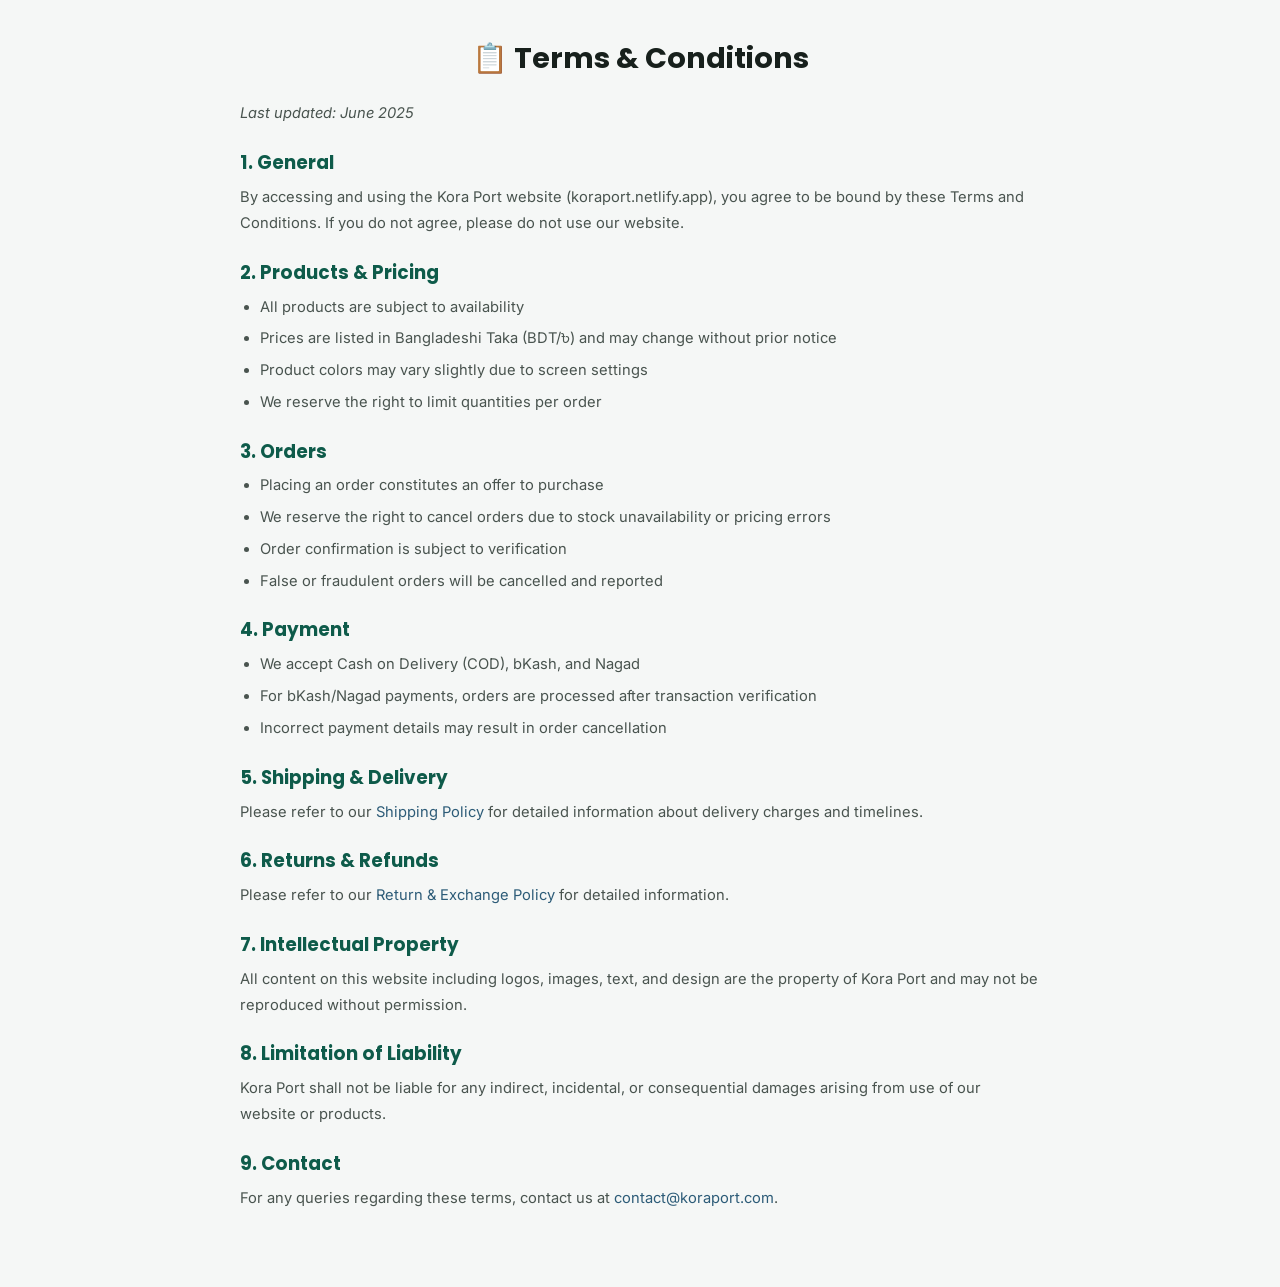
<file: pages/terms.html>
<!DOCTYPE html>
<html lang="en">
<head>
<meta charset="UTF-8">
<meta name="viewport" content="width=device-width, initial-scale=1.0">
<title>Terms & Conditions — Kora Port</title>
<script>(function(w,d,s,l,i){w[l]=w[l]||[];w[l].push({'gtm.start':new Date().getTime(),event:'gtm.js'});var f=d.getElementsByTagName(s)[0],j=d.createElement(s),dl=l!='dataLayer'?'&l='+l:'';j.async=true;j.src='https://www.googletagmanager.com/gtm.js?id='+i+dl;f.parentNode.insertBefore(j,f);})(window,document,'script','dataLayer','GTM-TWPPQPTG');</script>
<link rel="stylesheet" href="../css/global.css">
<link rel="stylesheet" href="../css/header-footer.css">
<link rel="stylesheet" href="../css/animations.css">
<link rel="stylesheet" href="../css/responsive.css">
<style>.info-page{padding:40px 0 60px;max-width:800px;margin:0 auto}.info-page h1{font-size:1.8rem;margin-bottom:24px;text-align:center}.info-page h2{font-size:1.15rem;margin:24px 0 10px;color:var(--color-primary)}.info-page p,.info-page li{font-size:0.92rem;line-height:1.75;color:var(--color-text-secondary)}.info-page ul{padding-left:20px;list-style:disc}.info-page li{margin-bottom:6px}</style>
</head>
<body>
<noscript><iframe src="https://www.googletagmanager.com/ns.html?id=GTM-TWPPQPTG" height="0" width="0" style="display:none;visibility:hidden"></iframe></noscript>
<div id="app-header"></div>
<main class="container info-page">
<h1>📋 Terms & Conditions</h1>
<p><em>Last updated: June 2025</em></p>

<h2>1. General</h2>
<p>By accessing and using the Kora Port website (koraport.netlify.app), you agree to be bound by these Terms and Conditions. If you do not agree, please do not use our website.</p>

<h2>2. Products & Pricing</h2>
<ul>
  <li>All products are subject to availability</li>
  <li>Prices are listed in Bangladeshi Taka (BDT/৳) and may change without prior notice</li>
  <li>Product colors may vary slightly due to screen settings</li>
  <li>We reserve the right to limit quantities per order</li>
</ul>

<h2>3. Orders</h2>
<ul>
  <li>Placing an order constitutes an offer to purchase</li>
  <li>We reserve the right to cancel orders due to stock unavailability or pricing errors</li>
  <li>Order confirmation is subject to verification</li>
  <li>False or fraudulent orders will be cancelled and reported</li>
</ul>

<h2>4. Payment</h2>
<ul>
  <li>We accept Cash on Delivery (COD), bKash, and Nagad</li>
  <li>For bKash/Nagad payments, orders are processed after transaction verification</li>
  <li>Incorrect payment details may result in order cancellation</li>
</ul>

<h2>5. Shipping & Delivery</h2>
<p>Please refer to our <a href="shipping-policy.html">Shipping Policy</a> for detailed information about delivery charges and timelines.</p>

<h2>6. Returns & Refunds</h2>
<p>Please refer to our <a href="return-policy.html">Return & Exchange Policy</a> for detailed information.</p>

<h2>7. Intellectual Property</h2>
<p>All content on this website including logos, images, text, and design are the property of Kora Port and may not be reproduced without permission.</p>

<h2>8. Limitation of Liability</h2>
<p>Kora Port shall not be liable for any indirect, incidental, or consequential damages arising from use of our website or products.</p>

<h2>9. Contact</h2>
<p>For any queries regarding these terms, contact us at <a href="mailto:contact@koraport.com">contact@koraport.com</a>.</p>
</main>
<div id="app-footer"></div>
<script src="../js/config.js"></script>
<script src="../js/products-data.js"></script>
<script src="../js/main.js"></script>
<script src="../js/gtm-tracking.js"></script>
</body>
</html>
</file>
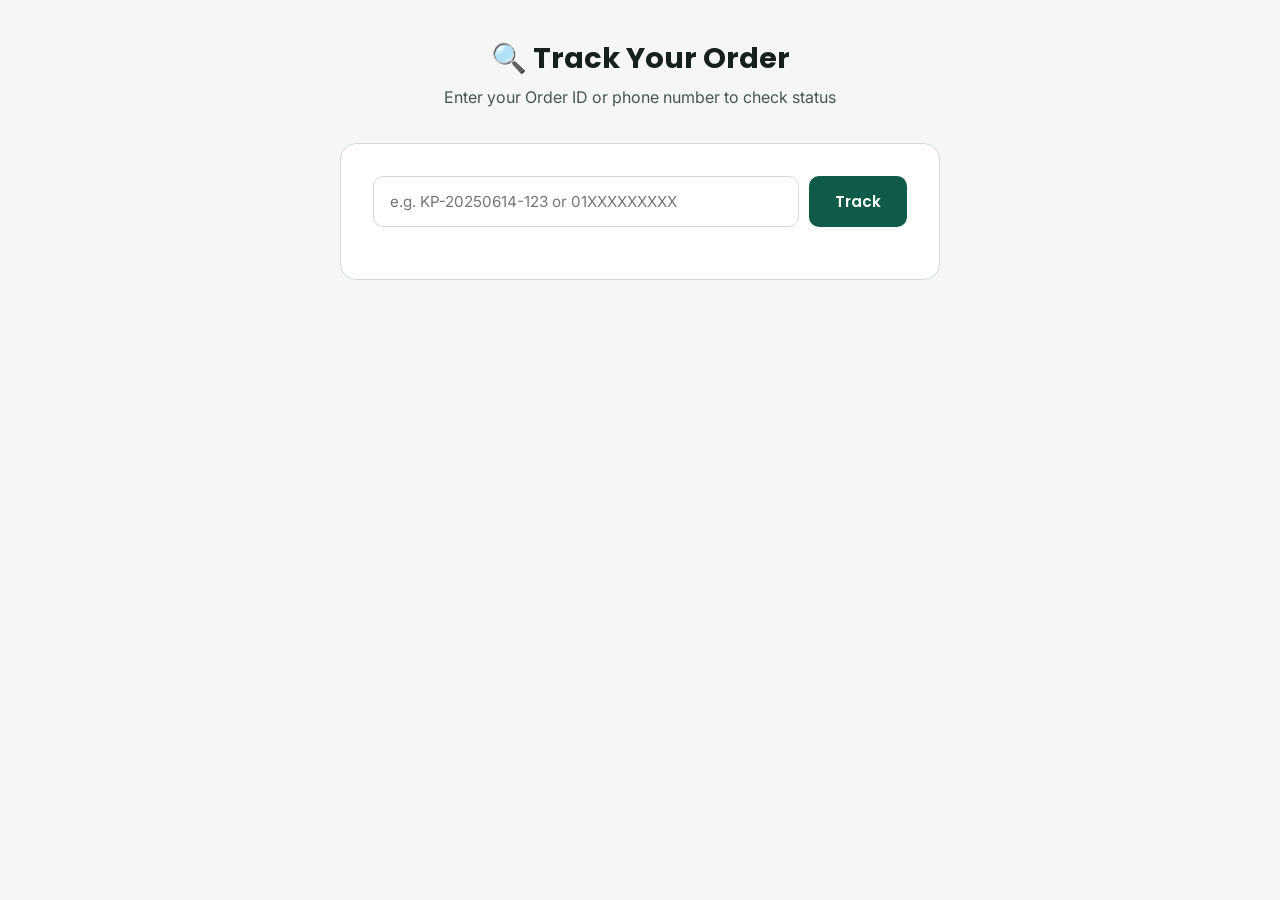
<file: pages/track-order.html>
<!DOCTYPE html>
<html lang="en">
<head>
<meta charset="UTF-8">
<meta name="viewport" content="width=device-width, initial-scale=1.0">
<title>Track Order — Kora Port</title>
<script>(function(w,d,s,l,i){w[l]=w[l]||[];w[l].push({'gtm.start':new Date().getTime(),event:'gtm.js'});var f=d.getElementsByTagName(s)[0],j=d.createElement(s),dl=l!='dataLayer'?'&l='+l:'';j.async=true;j.src='https://www.googletagmanager.com/gtm.js?id='+i+dl;f.parentNode.insertBefore(j,f);})(window,document,'script','dataLayer','GTM-TWPPQPTG');</script>
<link rel="stylesheet" href="../css/global.css">
<link rel="stylesheet" href="../css/header-footer.css">
<link rel="stylesheet" href="../css/animations.css">
<link rel="stylesheet" href="../css/responsive.css">
<style>
.track-page{padding:40px 0 60px;max-width:600px;margin:0 auto;text-align:center}
.track-page h1{font-size:1.8rem;margin-bottom:8px}
.track-page>p{margin-bottom:32px}
.track-box{background:var(--color-bg-card);border:1px solid var(--color-border-subtle);border-radius:var(--radius-lg);padding:32px;text-align:left}
.track-input-wrap{display:flex;gap:10px;margin-bottom:16px}
.track-input-wrap .form-input{flex:1}
.track-result{margin-top:20px}
.track-found{background:var(--color-success-bg);border:1px solid var(--color-success-border);border-radius:var(--radius-md);padding:20px}
.track-found h3{color:var(--color-success);margin-bottom:12px}
.tr-row{display:flex;justify-content:space-between;padding:6px 0;font-size:0.88rem;border-bottom:1px solid var(--color-success-border)}
.tr-row:last-child{border:none}
.tr-row span:first-child{color:var(--color-text-muted)}
.tr-row span:last-child{font-weight:600}
.track-steps{display:flex;justify-content:space-between;margin:20px 0 0;position:relative}
.track-steps::before{content:'';position:absolute;top:18px;left:10%;right:10%;height:3px;background:var(--color-border-subtle);z-index:0}
.t-step{display:flex;flex-direction:column;align-items:center;gap:6px;z-index:1}
.t-dot{width:36px;height:36px;border-radius:50%;display:flex;align-items:center;justify-content:center;font-size:0.9rem;border:2px solid var(--color-border-subtle);background:var(--color-bg-card)}
.t-dot.done{background:var(--color-success);border-color:var(--color-success);color:#fff}
.t-dot.current{background:var(--color-accent);border-color:var(--color-accent);color:var(--color-text-on-accent);animation:accentPulse 2s infinite}
.t-label{font-size:0.68rem;color:var(--color-text-muted);font-weight:600}
.track-not-found{background:var(--color-error-bg);border:1px solid var(--color-error-border);border-radius:var(--radius-md);padding:20px;text-align:center}
.track-not-found p{color:var(--color-error);margin:0}
</style>
</head>
<body>
<noscript><iframe src="https://www.googletagmanager.com/ns.html?id=GTM-TWPPQPTG" height="0" width="0" style="display:none;visibility:hidden"></iframe></noscript>
<div id="app-header"></div>
<main class="container track-page">
<h1>🔍 Track Your Order</h1>
<p>Enter your Order ID or phone number to check status</p>

<div class="track-box">
  <div class="track-input-wrap">
    <input type="text" class="form-input" id="trackInput" placeholder="e.g. KP-20250614-123 or 01XXXXXXXXX">
    <button class="btn btn-primary" onclick="trackOrder()">Track</button>
  </div>

  <div class="track-result" id="trackResult"></div>
</div>
</main>
<div id="app-footer"></div>
<script src="../js/config.js"></script>
<script src="../js/products-data.js"></script>
<script src="../js/main.js"></script>
<script>
function trackOrder(){
  var q=document.getElementById('trackInput').value.trim();
  var r=document.getElementById('trackResult');
  if(!q){r.innerHTML='<p style="color:var(--color-error);font-size:0.88rem;">Please enter Order ID or phone number</p>';return;}

  var order=null;
  try{order=JSON.parse(localStorage.getItem('kp-last-order'));}catch(e){}

  if(order&&(order.orderId===q||order.customer.phone===q||order.customer.phone.includes(q))){
    var status=order.status||'Pending';
    var steps=['Pending','Processing','Shipped','Delivered'];
    var ci=steps.indexOf(status);

    var stepsHtml='<div class="track-steps">';
    steps.forEach(function(s,i){
      var cls=i<ci?'done':i===ci?'current':'';
      var icons=['📋','⚙️','🚚','✅'];
      stepsHtml+='<div class="t-step"><div class="t-dot '+cls+'">'+icons[i]+'</div><div class="t-label">'+s+'</div></div>';
    });
    stepsHtml+='</div>';

    r.innerHTML='<div class="track-found">'+
      '<h3>✅ Order Found!</h3>'+
      '<div class="tr-row"><span>Order ID</span><span>'+order.orderId+'</span></div>'+
      '<div class="tr-row"><span>Date</span><span>'+order.date+'</span></div>'+
      '<div class="tr-row"><span>Status</span><span style="color:var(--color-primary)">'+status+'</span></div>'+
      '<div class="tr-row"><span>Total</span><span>৳'+order.total+'</span></div>'+
      '<div class="tr-row"><span>Payment</span><span>'+order.paymentMethod.toUpperCase()+'</span></div>'+
      stepsHtml+'</div>';
  } else {
    r.innerHTML='<div class="track-not-found"><p>❌ No order found with "'+q+'"</p><p style="font-size:0.82rem;margin-top:8px;color:var(--color-text-muted)">Please check your Order ID or contact us via WhatsApp</p></div>';
  }
}
</script>
<script src="../js/gtm-tracking.js"></script>
</body>
</html>
</file>
<file: css/global.css>
/*
 * ==========================================
 * 🎨 KORA PORT — Global Styles
 * ==========================================
 * এই ফাইলে সাইটের সব গ্লোবাল স্টাইল আছে।
 * কালার, ফন্ট, বাটন, কার্ড সব এখানে।
 * ==========================================
 */

/* ────────── 📝 Google Fonts ────────── */
@import url('https://fonts.googleapis.com/css2?family=Hind+Siliguri:wght@400;500;600;700&family=Inter:wght@300;400;500;600;700&family=Poppins:wght@400;500;600;700;800&display=swap');


/* ════════════════════════════════════════════
   🎨 CSS VARIABLES
   ════════════════════════════════════════════ */
:root {
  /* ─── Brand / Core Colors ─── */
  --color-primary: #0E5B4A;
  --color-primary-hover: #0F6C57;
  --color-primary-active: #0B473A;
  --color-primary-soft: #E0F1EC;
  --color-primary-outline: #84B7A6;

  --color-secondary: #2D5C78;
  --color-secondary-hover: #234863;
  --color-secondary-soft: #E2EDF4;

  --color-accent: #C89A3C;
  --color-accent-hover: #B48421;
  --color-accent-soft: #F7F0DF;
  --color-accent-dark: #51401D;

  /* ─── Backgrounds / Surfaces ─── */
  --color-bg-body: #F5F7F6;
  --color-bg-section: #EDF1EF;
  --color-bg-card: #FFFFFF;
  --color-bg-card-subtle: #F9FBFA;

  /* ─── Borders ─── */
  --color-border-subtle: #D3DAD7;
  --color-border-strong: #B7C2BD;

  /* ─── Text ─── */
  --color-text-main: #17201C;
  --color-text-secondary: #49544F;
  --color-text-muted: #8A9490;
  --color-text-disabled: #B1BAB6;
  --color-text-on-primary: #FFFFFF;
  --color-text-on-accent: #14100A;

  /* ─── Semantic Colors ─── */
  --color-success: #1E9C6D;
  --color-success-bg: #E3F4EC;
  --color-success-border: #9CD5BD;

  --color-warning: #C27B24;
  --color-warning-bg: #F9F1E3;
  --color-warning-border: #E2C39A;

  --color-error: #D14B3F;
  --color-error-bg: #FBE9E7;
  --color-error-border: #E7A49B;

  --color-info: #2D7BB8;
  --color-info-bg: #E3F1FB;
  --color-info-border: #9EC0E1;

  /* ─── Fonts ─── */
  --font-heading: 'Poppins', 'Hind Siliguri', sans-serif;
  --font-body: 'Inter', 'Hind Siliguri', sans-serif;
  --font-bangla: 'Hind Siliguri', sans-serif;

  /* ─── Spacing ─── */
  --space-xs: 4px;
  --space-sm: 8px;
  --space-md: 16px;
  --space-lg: 24px;
  --space-xl: 32px;
  --space-2xl: 48px;
  --space-3xl: 64px;

  /* ─── Border Radius ─── */
  --radius-sm: 6px;
  --radius-md: 10px;
  --radius-lg: 16px;
  --radius-xl: 24px;
  --radius-full: 9999px;

  /* ─── Shadows ─── */
  --shadow-sm: 0 2px 8px rgba(15, 50, 40, 0.06);
  --shadow-md: 0 4px 16px rgba(15, 50, 40, 0.08);
  --shadow-lg: 0 10px 30px rgba(15, 50, 40, 0.12);
  --shadow-xl: 0 20px 50px rgba(15, 50, 40, 0.16);

  /* ─── Transitions ─── */
  --transition-fast: 0.15s ease;
  --transition-normal: 0.3s ease;
  --transition-slow: 0.5s ease;

  /* ─── Z-index ─── */
  --z-dropdown: 100;
  --z-sticky: 200;
  --z-modal-backdrop: 300;
  --z-modal: 400;
  --z-toast: 500;
}


/* ════════════════════════════════════════════
   🔄 CSS RESET
   ════════════════════════════════════════════ */
*, *::before, *::after {
  margin: 0;
  padding: 0;
  box-sizing: border-box;
}

html {
  scroll-behavior: smooth;
  -webkit-text-size-adjust: 100%;
}

body {
  font-family: var(--font-body);
  font-size: 16px;
  line-height: 1.6;
  color: var(--color-text-main);
  background-color: var(--color-bg-body);
  -webkit-font-smoothing: antialiased;
  -moz-osx-font-smoothing: grayscale;
  overflow-x: hidden;
}

img {
  max-width: 100%;
  height: auto;
  display: block;
}

a {
  text-decoration: none;
  color: var(--color-secondary);
  transition: color var(--transition-fast);
}

a:hover {
  color: var(--color-secondary-hover);
}

ul, ol {
  list-style: none;
}

button {
  cursor: pointer;
  border: none;
  outline: none;
  font-family: inherit;
  font-size: inherit;
}

input, select, textarea {
  font-family: inherit;
  font-size: inherit;
  outline: none;
}

::selection {
  background: var(--color-primary-soft);
  color: var(--color-primary);
}


/* ════════════════════════════════════════════
   📝 TYPOGRAPHY
   ════════════════════════════════════════════ */
h1, h2, h3, h4, h5, h6 {
  font-family: var(--font-heading);
  font-weight: 700;
  line-height: 1.3;
  color: var(--color-text-main);
}

h1 { font-size: 2.2rem; }
h2 { font-size: 1.8rem; }
h3 { font-size: 1.4rem; }
h4 { font-size: 1.15rem; }
h5 { font-size: 1rem; }
h6 { font-size: 0.875rem; }

p {
  color: var(--color-text-secondary);
  margin-bottom: var(--space-md);
}

small {
  font-size: 0.8rem;
  color: var(--color-text-muted);
}


/* ════════════════════════════════════════════
   📦 LAYOUT / CONTAINER
   ════════════════════════════════════════════ */
.container {
  width: 100%;
  max-width: 1200px;
  margin: 0 auto;
  padding: 0 var(--space-md);
}

.section {
  padding: var(--space-2xl) 0;
}

.section-title {
  font-size: 1.6rem;
  text-align: center;
  margin-bottom: var(--space-xl);
  position: relative;
}

.section-title::after {
  content: '';
  display: block;
  width: 60px;
  height: 3px;
  background: var(--color-accent);
  margin: var(--space-sm) auto 0;
  border-radius: var(--radius-full);
}


/* ════════════════════════════════════════════
   🔘 BUTTONS
   ════════════════════════════════════════════ */
.btn {
  display: inline-flex;
  align-items: center;
  justify-content: center;
  gap: var(--space-sm);
  padding: 12px 24px;
  border-radius: var(--radius-md);
  font-family: var(--font-heading);
  font-weight: 600;
  font-size: 0.95rem;
  transition: all var(--transition-normal);
  border: 2px solid transparent;
  text-align: center;
  white-space: nowrap;
}

/* Primary Button (সবুজ) */
.btn-primary {
  background: var(--color-primary);
  color: var(--color-text-on-primary);
  border-color: var(--color-primary);
}
.btn-primary:hover {
  background: var(--color-primary-hover);
  border-color: var(--color-primary-hover);
  transform: translateY(-2px);
  box-shadow: var(--shadow-md);
}
.btn-primary:active {
  background: var(--color-primary-active);
  transform: translateY(0);
}

/* Secondary Button (আউটলাইন) */
.btn-secondary {
  background: var(--color-bg-card);
  color: var(--color-secondary);
  border-color: var(--color-border-subtle);
}
.btn-secondary:hover {
  background: var(--color-bg-card-subtle);
  border-color: var(--color-secondary);
}

/* Accent Button (গোল্ড — Buy Now, CTA) */
.btn-accent {
  background: var(--color-accent);
  color: var(--color-text-on-accent);
  border-color: var(--color-accent);
}
.btn-accent:hover {
  background: var(--color-accent-hover);
  border-color: var(--color-accent-hover);
  transform: translateY(-2px);
  box-shadow: var(--shadow-md);
}

/* Ghost Button */
.btn-ghost {
  background: transparent;
  color: var(--color-text-secondary);
}
.btn-ghost:hover {
  background: var(--color-bg-section);
}

/* Danger Button */
.btn-danger {
  background: var(--color-error);
  color: #FFFFFF;
  border-color: var(--color-error);
}

/* Button Sizes */
.btn-sm { padding: 8px 16px; font-size: 0.85rem; }
.btn-lg { padding: 16px 32px; font-size: 1.05rem; }
.btn-full { width: 100%; }

/* Disabled */
.btn:disabled {
  opacity: 0.5;
  cursor: not-allowed;
  transform: none !important;
}


/* ════════════════════════════════════════════
   🃏 CARDS
   ════════════════════════════════════════════ */
.card {
  background: var(--color-bg-card);
  border: 1px solid var(--color-border-subtle);
  border-radius: var(--radius-lg);
  overflow: hidden;
  transition: all var(--transition-normal);
  box-shadow: var(--shadow-sm);
}

.card:hover {
  box-shadow: var(--shadow-lg);
  transform: translateY(-4px);
}

.card-body {
  padding: var(--space-md);
}


/* ════════════════════════════════════════════
   📋 FORMS
   ════════════════════════════════════════════ */
.form-group {
  margin-bottom: var(--space-md);
}

.form-label {
  display: block;
  font-weight: 600;
  font-size: 0.9rem;
  color: var(--color-text-main);
  margin-bottom: var(--space-xs);
}

.form-input,
.form-select,
.form-textarea {
  width: 100%;
  padding: 12px 16px;
  border: 1.5px solid var(--color-border-subtle);
  border-radius: var(--radius-md);
  background: var(--color-bg-card);
  color: var(--color-text-main);
  transition: border-color var(--transition-fast);
  font-size: 0.95rem;
}

.form-input:focus,
.form-select:focus,
.form-textarea:focus {
  border-color: var(--color-primary);
  box-shadow: 0 0 0 3px var(--color-primary-soft);
}

.form-input.error {
  border-color: var(--color-error);
  box-shadow: 0 0 0 3px var(--color-error-bg);
}

.form-error-text {
  color: var(--color-error);
  font-size: 0.8rem;
  margin-top: var(--space-xs);
}

.form-textarea {
  min-height: 100px;
  resize: vertical;
}


/* ════════════════════════════════════════════
   🏷️ BADGES
   ════════════════════════════════════════════ */
.badge {
  display: inline-block;
  padding: 4px 10px;
  border-radius: var(--radius-full);
  font-size: 0.7rem;
  font-weight: 700;
  text-transform: uppercase;
  letter-spacing: 0.5px;
}

.badge-new {
  background: var(--color-primary-soft);
  color: var(--color-primary);
}

.badge-hot {
  background: var(--color-error-bg);
  color: var(--color-error);
}

.badge-sale {
  background: var(--color-warning-bg);
  color: var(--color-warning);
}

.badge-eid {
  background: var(--color-accent-soft);
  color: var(--color-accent-dark);
}

.badge-out-of-stock {
  background: var(--color-bg-section);
  color: var(--color-text-disabled);
}


/* ════════════════════════════════════════════
   💰 PRICE DISPLAY
   ════════════════════════════════════════════ */
.price-current {
  font-family: var(--font-heading);
  font-size: 1.3rem;
  font-weight: 700;
  color: var(--color-primary);
}

.price-original {
  font-size: 0.95rem;
  color: var(--color-text-muted);
  text-decoration: line-through;
  margin-left: var(--space-sm);
}

.price-save {
  font-size: 0.8rem;
  font-weight: 600;
  color: var(--color-error);
  margin-left: var(--space-sm);
}


/* ════════════════════════════════════════════
   ⭐ STAR RATING
   ════════════════════════════════════════════ */
.stars {
  display: inline-flex;
  gap: 2px;
  color: var(--color-accent);
  font-size: 0.9rem;
}

.stars .empty {
  color: var(--color-border-subtle);
}

.review-count {
  font-size: 0.8rem;
  color: var(--color-text-muted);
  margin-left: var(--space-xs);
}


/* ════════════════════════════════════════════
   🛠️ UTILITY CLASSES
   ════════════════════════════════════════════ */
.text-center { text-align: center; }
.text-left { text-align: left; }
.text-right { text-align: right; }
.text-muted { color: var(--color-text-muted); }
.text-primary { color: var(--color-primary); }
.text-accent { color: var(--color-accent); }
.text-error { color: var(--color-error); }
.text-success { color: var(--color-success); }

.font-bold { font-weight: 700; }
.font-semibold { font-weight: 600; }

.flex { display: flex; }
.flex-center { display: flex; align-items: center; justify-content: center; }
.flex-between { display: flex; align-items: center; justify-content: space-between; }
.flex-wrap { flex-wrap: wrap; }
.gap-sm { gap: var(--space-sm); }
.gap-md { gap: var(--space-md); }
.gap-lg { gap: var(--space-lg); }

.grid { display: grid; }

.mt-sm { margin-top: var(--space-sm); }
.mt-md { margin-top: var(--space-md); }
.mt-lg { margin-top: var(--space-lg); }
.mb-md { margin-bottom: var(--space-md); }
.mb-lg { margin-bottom: var(--space-lg); }

.hidden { display: none !important; }
.visible { display: block; }

/* ════════════════════════════════════════════
   🖱️ SCROLLBAR (Premium Feel)
   ════════════════════════════════════════════ */
::-webkit-scrollbar {
  width: 8px;
}
::-webkit-scrollbar-track {
  background: var(--color-bg-section);
}
::-webkit-scrollbar-thumb {
  background: var(--color-border-strong);
  border-radius: var(--radius-full);
}
::-webkit-scrollbar-thumb:hover {
  background: var(--color-primary);
}
</file>
<file: css/header-footer.css>
/*
 * ==========================================
 * 📌 KORA PORT — Header & Footer Styles
 * ==========================================
 */

/* ═══════════════════════════════════
   📢 ANNOUNCEMENT BAR
   ═══════════════════════════════════ */
.announcement-bar {
  background: var(--color-primary);
  color: var(--color-text-on-primary);
  padding: 8px 0;
  font-size: 0.82rem;
  text-align: center;
  transition: transform 0.3s ease;
  position: relative;
  z-index: var(--z-sticky);
}
.announcement-bar p { color: #fff; margin: 0; font-weight: 500; }
.ann-close {
  background: none; border: none; color: rgba(255,255,255,0.7);
  font-size: 1.1rem; cursor: pointer; padding: 0 4px;
  transition: color 0.2s;
}
.ann-close:hover { color: #fff; }

/* ═══════════════════════════════════
   🏪 SITE HEADER
   ═══════════════════════════════════ */
.site-header {
  background: var(--color-bg-card);
  border-bottom: 1px solid var(--color-border-subtle);
  position: sticky; top: 0;
  z-index: var(--z-sticky);
  transition: box-shadow 0.3s ease;
}
.site-header.scrolled { box-shadow: var(--shadow-md); }

.header-row {
  display: flex; align-items: center;
  gap: 16px; height: 60px;
}

/* ═══════════════════════════════════
   🍔 HAMBURGER (Mobile)
   ═══════════════════════════════════ */
.hamburger {
  display: none; background: none; border: none;
  flex-direction: column; gap: 5px; padding: 6px;
  cursor: pointer; z-index: 10;
}
.hamburger span {
  display: block; width: 22px; height: 2.5px;
  background: var(--color-text-main);
  border-radius: 2px;
  transition: all 0.3s ease;
}
.hamburger.active span:nth-child(1) { transform: rotate(45deg) translate(5px,5px); }
.hamburger.active span:nth-child(2) { opacity: 0; }
.hamburger.active span:nth-child(3) { transform: rotate(-45deg) translate(5px,-5px); }

/* ═══════════════════════════════════
   ✏️ LOGO
   ═══════════════════════════════════ */
.site-logo {
  display: flex; align-items: center; gap: 2px;
  text-decoration: none; flex-shrink: 0;
}
.logo-main {
  font-family: var(--font-heading);
  font-size: 1.5rem; font-weight: 800;
  color: var(--color-primary);
  letter-spacing: 1px;
}
.logo-accent {
  font-family: var(--font-heading);
  font-size: 1.5rem; font-weight: 800;
  color: var(--color-accent);
  letter-spacing: 1px;
}
.footer-logo { margin-bottom: 12px; }
.footer-logo .logo-main,
.footer-logo .logo-accent { color: #fff; }
.footer-logo .logo-accent { color: var(--color-accent); }

/* ═══════════════════════════════════
   🔍 SEARCH BAR
   ═══════════════════════════════════ */
.header-search {
  flex: 1; max-width: 480px;
  display: flex; align-items: center;
  background: var(--color-bg-body);
  border: 1.5px solid var(--color-border-subtle);
  border-radius: var(--radius-full);
  overflow: hidden;
  transition: border-color 0.2s;
}
.header-search:focus-within { border-color: var(--color-primary); }
.search-input {
  flex: 1; border: none; background: transparent;
  padding: 10px 16px; font-size: 0.9rem;
  color: var(--color-text-main); outline: none;
}
.search-input::placeholder { color: var(--color-text-muted); }
.search-btn {
  background: none; border: none; padding: 10px 14px;
  color: var(--color-text-muted); cursor: pointer;
  display: flex; align-items: center;
  transition: color 0.2s;
}
.search-btn:hover { color: var(--color-primary); }

.mob-search-wrap {
  display: flex; padding: 0 0 12px;
  background: var(--color-bg-body);
  border: 1.5px solid var(--color-border-subtle);
  border-radius: var(--radius-full);
  overflow: hidden; margin-top: 8px;
}
.mob-search-wrap .search-input { padding: 8px 14px; }

/* ═══════════════════════════════════
   🔘 HEADER ICONS
   ═══════════════════════════════════ */
.header-icons { display: flex; align-items: center; gap: 6px; flex-shrink: 0; }

.h-icon {
  display: flex; align-items: center; justify-content: center;
  width: 40px; height: 40px; border-radius: var(--radius-full);
  background: transparent; border: none;
  color: var(--color-text-secondary); cursor: pointer;
  transition: all 0.2s; position: relative;
  text-decoration: none; font-size: 0.85rem; font-weight: 700;
}
.h-icon:hover { background: var(--color-bg-section); color: var(--color-primary); }

.lang-btn {
  font-family: var(--font-heading);
  font-size: 0.75rem; font-weight: 800;
  letter-spacing: 0.5px;
  border: 1.5px solid var(--color-border-subtle);
}
.lang-btn:hover { border-color: var(--color-primary); }

.cart-link { position: relative; }
.cart-badge {
  position: absolute; top: 2px; right: 2px;
  background: var(--color-error); color: #fff;
  font-size: 0.65rem; font-weight: 700;
  width: 18px; height: 18px;
  border-radius: 50%;
  display: flex; align-items: center; justify-content: center;
  line-height: 1;
}

.mob-only { display: none !important; }

/* ═══════════════════════════════════
   🧭 NAVIGATION BAR
   ═══════════════════════════════════ */
.site-nav {
  background: var(--color-bg-card);
  border-bottom: 1px solid var(--color-border-subtle);
}
.nav-links {
  display: flex; align-items: center;
  list-style: none; margin: 0; padding: 0; gap: 0;
}
.nav-link {
  display: block; padding: 12px 18px;
  color: var(--color-text-secondary);
  font-size: 0.9rem; font-weight: 500;
  text-decoration: none;
  transition: all 0.2s; white-space: nowrap;
  font-family: var(--font-heading);
  border-bottom: 2px solid transparent;
}
.nav-link:hover {
  color: var(--color-primary);
  background: var(--color-primary-soft);
  border-bottom-color: var(--color-primary);
}
.nav-hot { color: var(--color-error) !important; font-weight: 600; }
.nav-hot:hover { background: var(--color-error-bg) !important; }

/* ═══════════════════════════════════
   📂 CATEGORY DROPDOWN
   ═══════════════════════════════════ */
.nav-dd-wrap { position: relative; }
.nav-dropdown {
  position: absolute; top: 100%; left: 0;
  background: var(--color-bg-card);
  border: 1px solid var(--color-border-subtle);
  border-radius: var(--radius-md);
  box-shadow: var(--shadow-lg);
  min-width: 220px; padding: 8px 0;
  opacity: 0; visibility: hidden;
  transform: translateY(8px);
  transition: all 0.25s ease;
  z-index: var(--z-dropdown);
}
.nav-dd-wrap:hover .nav-dropdown {
  opacity: 1; visibility: visible;
  transform: translateY(0);
}
.dd-item {
  display: block; padding: 10px 18px;
  color: var(--color-text-secondary);
  font-size: 0.88rem; text-decoration: none;
  transition: all 0.15s;
}
.dd-item:hover {
  background: var(--color-primary-soft);
  color: var(--color-primary);
  padding-left: 22px;
}
.dd-item.special { font-weight: 600; }
.dd-divider {
  height: 1px; background: var(--color-border-subtle);
  margin: 6px 14px;
}

/* ═══════════════════════════════════
   📱 MOBILE MENU
   ═══════════════════════════════════ */
.mob-overlay {
  position: fixed; inset: 0;
  background: rgba(0,0,0,0.5);
  z-index: var(--z-modal-backdrop);
  backdrop-filter: blur(2px);
}
.mob-menu {
  position: fixed; top: 0; left: 0; bottom: 0;
  width: 300px; max-width: 85vw;
  background: var(--color-bg-card);
  z-index: var(--z-modal);
  transform: translateX(-100%);
  transition: transform 0.35s cubic-bezier(0.4,0,0.2,1);
  display: flex; flex-direction: column;
  box-shadow: var(--shadow-xl);
}
.mob-menu.open { transform: translateX(0); }

.mm-head {
  display: flex; align-items: center; justify-content: space-between;
  padding: 16px 20px;
  border-bottom: 1px solid var(--color-border-subtle);
}
.mm-close {
  background: none; border: none; font-size: 1.5rem;
  color: var(--color-text-muted); cursor: pointer;
  width: 36px; height: 36px;
  display: flex; align-items: center; justify-content: center;
  border-radius: var(--radius-full);
  transition: all 0.2s;
}
.mm-close:hover { background: var(--color-bg-section); color: var(--color-text-main); }

.mm-body { flex: 1; overflow-y: auto; padding: 8px 0; }

.mm-nav { list-style: none; margin: 0; padding: 0; }
.mm-nav > li > a,
.mm-nav > li > a[onclick] {
  display: flex; align-items: center; justify-content: space-between;
  padding: 14px 20px;
  color: var(--color-text-main);
  font-size: 0.95rem; font-weight: 500;
  text-decoration: none; cursor: pointer;
  transition: all 0.2s;
  font-family: var(--font-heading);
}
.mm-nav > li > a:hover { background: var(--color-primary-soft); color: var(--color-primary); }

.mm-arrow { font-size: 0.8rem; transition: transform 0.3s; }
.mm-has-sub.open .mm-arrow { transform: rotate(180deg); }

.mm-sub {
  list-style: none; margin: 0; padding: 0;
  max-height: 0; overflow: hidden;
  transition: max-height 0.35s ease;
  background: var(--color-bg-body);
}
.mm-has-sub.open .mm-sub { max-height: 600px; }
.mm-sub li a {
  display: block; padding: 11px 20px 11px 36px;
  color: var(--color-text-secondary);
  font-size: 0.88rem; text-decoration: none;
  transition: all 0.15s;
}
.mm-sub li a:hover { color: var(--color-primary); background: var(--color-primary-soft); }
.mm-divider { height: 1px; background: var(--color-border-subtle); margin: 4px 20px; }

.mm-foot {
  padding: 16px 20px;
  border-top: 1px solid var(--color-border-subtle);
  display: flex; flex-direction: column; gap: 10px;
}
.mm-phone {
  color: var(--color-text-secondary); text-decoration: none;
  font-size: 0.9rem; text-align: center;
}

/* ═══════════════════════════════════
   🦶 FOOTER
   ═══════════════════════════════════ */
.site-footer {
  background: linear-gradient(180deg, #0A2E24 0%, #071D17 100%);
  color: #B0C4B8;
  padding: 48px 0 0;
  margin-top: 48px;
}

.footer-grid {
  display: grid;
  grid-template-columns: 1.3fr 1fr 1fr 1fr;
  gap: 36px;
  padding-bottom: 36px;
}

.f-desc { color: #8FA89E; font-size: 0.88rem; line-height: 1.6; margin-top: 8px; }

.f-social { display: flex; gap: 10px; margin-top: 16px; }
.soc-icon {
  display: flex; align-items: center; justify-content: center;
  width: 38px; height: 38px;
  border-radius: var(--radius-full);
  background: rgba(255,255,255,0.08);
  color: #B0C4B8;
  transition: all 0.3s;
}
.soc-icon:hover { background: var(--color-primary); color: #fff; transform: translateY(-2px); }

.f-title {
  color: #fff; font-size: 1rem; font-weight: 700;
  margin-bottom: 16px; position: relative;
  font-family: var(--font-heading);
}
.f-title::after {
  content: ''; position: absolute; bottom: -6px; left: 0;
  width: 30px; height: 2px;
  background: var(--color-accent); border-radius: 2px;
}

.f-links { list-style: none; padding: 0; margin: 0; }
.f-links li { margin-bottom: 10px; }
.f-links a {
  color: #8FA89E; font-size: 0.88rem;
  text-decoration: none; transition: all 0.2s;
}
.f-links a:hover { color: #fff; padding-left: 4px; }

.f-contact { list-style: none; padding: 0; margin: 0; }
.f-contact li { margin-bottom: 12px; }
.f-contact a {
  color: #8FA89E; font-size: 0.88rem;
  text-decoration: none; transition: color 0.2s;
}
.f-contact a:hover { color: #fff; }
.live-chat-link {
  display: inline-flex; align-items: center; gap: 6px;
  color: #25D366 !important; font-weight: 600;
}

.footer-bottom {
  border-top: 1px solid rgba(255,255,255,0.1);
  padding: 20px 0;
  display: flex; align-items: center; justify-content: space-between;
  flex-wrap: wrap; gap: 12px;
}
.copyright { color: #6B8A7E; font-size: 0.8rem; margin: 0; }

.pay-icons { display: flex; align-items: center; gap: 8px; flex-wrap: wrap; }
.pay-label { color: #6B8A7E; font-size: 0.78rem; }
.pay-badge {
  display: inline-block; padding: 4px 10px;
  background: rgba(255,255,255,0.08);
  color: #B0C4B8; font-size: 0.72rem; font-weight: 600;
  border-radius: var(--radius-sm);
  border: 1px solid rgba(255,255,255,0.1);
}

/* ═══════════════════════════════════
   💬 WHATSAPP FLOAT BUTTON
   ═══════════════════════════════════ */
.wa-float {
  position: fixed; bottom: 24px; right: 24px;
  width: 56px; height: 56px;
  background: #25D366;
  border-radius: 50%;
  display: flex; align-items: center; justify-content: center;
  box-shadow: 0 4px 16px rgba(37,211,102,0.4);
  z-index: var(--z-sticky);
  transition: all 0.3s;
  animation: waPulse 2s infinite;
}
.wa-float:hover { transform: scale(1.1); box-shadow: 0 6px 24px rgba(37,211,102,0.5); }
@keyframes waPulse {
  0%,100% { box-shadow: 0 4px 16px rgba(37,211,102,0.4); }
  50% { box-shadow: 0 4px 24px rgba(37,211,102,0.6), 0 0 0 12px rgba(37,211,102,0.1); }
}

/* ═══════════════════════════════════
   ⬆️ SCROLL TO TOP
   ═══════════════════════════════════ */
.scroll-top {
  position: fixed; bottom: 90px; right: 28px;
  width: 42px; height: 42px;
  background: var(--color-bg-card);
  border: 1px solid var(--color-border-subtle);
  border-radius: 50%; cursor: pointer;
  display: flex; align-items: center; justify-content: center;
  color: var(--color-text-secondary);
  box-shadow: var(--shadow-md);
  z-index: var(--z-sticky);
  transition: all 0.3s;
}
.scroll-top:hover { background: var(--color-primary); color: #fff; border-color: var(--color-primary); }
.scroll-top.hidden { opacity: 0; pointer-events: none; transform: translateY(10px); }

/* ═══════════════════════════════════
   📱 RESPONSIVE — MOBILE
   ═══════════════════════════════════ */
@media (max-width: 768px) {
  .hamburger { display: flex; }
  .header-search { display: none; }
  .site-nav { display: none; }
  .mob-only { display: flex !important; }

  .header-row { gap: 10px; }
  .logo-main, .logo-accent { font-size: 1.25rem; }

  .footer-grid {
    grid-template-columns: 1fr 1fr;
    gap: 28px;
  }

  .footer-bottom { flex-direction: column; text-align: center; }

  .wa-float { width: 50px; height: 50px; bottom: 20px; right: 16px; }
  .wa-float svg { width: 24px; height: 24px; }
  .scroll-top { bottom: 78px; right: 20px; width: 38px; height: 38px; }
}

@media (max-width: 480px) {
  .footer-grid { grid-template-columns: 1fr; gap: 24px; }
  .header-icons { gap: 2px; }
  .h-icon { width: 36px; height: 36px; }
}
</file>
<file: css/home.css>
/*
 * 🏠 KORA PORT — Homepage Styles
 * 60% background / 30% primary / 10% accent
 */

/* ═══════════════════════════
   HERO SECScroll reveal baseTION
   ═══════════════════════════ */
.hero {
  position: relative;
  min-height: 480px;
  display: flex;
  align-items: center;
  overflow: hidden;
  background: var(--color-bg-body);
}
.hero-bg {
  position: absolute; inset: 0;
  background: radial-gradient(ellipse at 20% 50%, var(--color-primary-soft) 0%, transparent 60%),
              radial-gradient(ellipse at 80% 80%, var(--color-accent-soft) 0%, transparent 50%),
              var(--color-bg-body);
  z-index: 0;
}
.hero-bg::after {
  content: '';
  position: absolute; right: -60px; top: 50%; transform: translateY(-50%);
  width: 400px; height: 400px;
  border-radius: 50%;
  background: radial-gradient(circle, var(--color-primary-soft) 0%, transparent 70%);
  opacity: 0.5;
}
.hero-content {
  position: relative; z-index: 1;
  padding: 60px 0;
}
.hero-text { max-width: 600px; }
.hero-badge {
  display: inline-block;
  background: var(--color-accent-soft);
  color: var(--color-accent-dark);
  padding: 6px 16px;
  border-radius: var(--radius-full);
  font-size: 0.82rem; font-weight: 600;
  margin-bottom: 16px;
  animation: fadeInDown 0.6s ease;
}
.hero-title {
  font-size: 3rem;
  line-height: 1.15;
  color: var(--color-text-main);
  margin-bottom: 16px;
  animation: fadeInDown 0.7s ease;
}
.hero-highlight {
  color: var(--color-primary);
  position: relative;
}
.hero-highlight::after {
  content: '';
  position: absolute; bottom: 2px; left: 0; right: 0;
  height: 8px;
  background: var(--color-accent-soft);
  z-index: -1; border-radius: 4px;
}
.hero-sub {
  font-size: 1.1rem;
  color: var(--color-text-secondary);
  margin-bottom: 28px;
  animation: fadeInDown 0.8s ease;
}
.hero-btns {
  display: flex; gap: 12px; flex-wrap: wrap;
  margin-bottom: 28px;
  animation: fadeInUp 0.9s ease;
}
.hero-trust {
  display: flex; gap: 20px; flex-wrap: wrap;
  animation: fadeInUp 1s ease;
}
.hero-trust span {
  font-size: 0.82rem;
  color: var(--color-text-muted);
  font-weight: 500;
}

/* ═══════════════════════════
   SECTION HEADER
   ═══════════════════════════ */
.section-alt { background: var(--color-bg-section); }
.section-header {
  display: flex;
  align-items: center;
  justify-content: space-between;
  margin-bottom: 24px;
  flex-wrap: wrap;
  gap: 12px;
}
.section-header .section-title {
  margin-bottom: 0;
  text-align: left;
}
.section-header .section-title::after { display: none; }
.view-all {
  font-size: 0.9rem;
  font-weight: 600;
  color: var(--color-primary);
  text-decoration: none;
  transition: all 0.2s;
  white-space: nowrap;
}
.view-all:hover {
  color: var(--color-primary-hover);
  gap: 8px;
}

/* ═══════════════════════════
   CATEGORY GRID
   ═══════════════════════════ */
.cat-grid {
  display: grid;
  grid-template-columns: repeat(auto-fill, minmax(130px, 1fr));
  gap: 16px;
}
.cat-card {
  display: flex; flex-direction: column;
  align-items: center; gap: 10px;
  padding: 24px 12px;
  background: var(--color-bg-card);
  border: 1px solid var(--color-border-subtle);
  border-radius: var(--radius-lg);
  text-decoration: none;
  transition: all 0.3s ease;
  cursor: pointer;
}
.cat-card:hover {
  transform: translateY(-6px);
  box-shadow: var(--shadow-lg);
  border-color: var(--color-primary-outline);
}
.cat-icon { font-size: 2rem; }
.cat-name {
  font-size: 0.85rem;
  font-weight: 600;
  color: var(--color-text-main);
  text-align: center;
  font-family: var(--font-heading);
}
.cat-card.special { border-color: var(--color-accent); }
.cat-card.special .cat-name { color: var(--color-accent-dark); }

/* ═══════════════════════════
   PRODUCT GRID & CARDS
   ═══════════════════════════ */
.product-grid {
  display: grid;
  grid-template-columns: repeat(auto-fill, minmax(240px, 1fr));
  gap: 20px;
}
.p-card {
  background: var(--color-bg-card);
  border: 1px solid var(--color-border-subtle);
  border-radius: var(--radius-lg);
  overflow: hidden;
  transition: all 0.35s cubic-bezier(0.25,0.46,0.45,0.94);
  position: relative;
  display: flex; flex-direction: column;
}
.p-card:hover {
  transform: translateY(-6px);
  box-shadow: var(--shadow-lg);
}

/* Image */
.p-card-img {
  position: relative;
  width: 100%;
  padding-top: 120%;
  overflow: hidden;
  background: var(--color-bg-section);
}
.p-card-img img {
  position: absolute; inset: 0;
  width: 100%; height: 100%;
  object-fit: cover;
  transition: transform 0.5s ease;
}
.p-card:hover .p-card-img img { transform: scale(1.06); }

/* Badge */
.p-badge {
  position: absolute; top: 10px; left: 10px;
  z-index: 2;
}

/* Discount circle */
.p-discount-tag {
  position: absolute; top: 10px; right: 10px;
  background: var(--color-error);
  color: #fff;
  width: 44px; height: 44px;
  border-radius: 50%;
  display: flex; align-items: center; justify-content: center;
  font-size: 0.7rem; font-weight: 800;
  z-index: 2;
}

/* Quick actions overlay */
.p-actions {
  position: absolute; bottom: 0; left: 0; right: 0;
  padding: 10px;
  display: flex; gap: 8px;
  opacity: 0;
  transform: translateY(10px);
  transition: all 0.3s ease;
  z-index: 2;
}
.p-card:hover .p-actions {
  opacity: 1;
  transform: translateY(0);
}
.p-act-btn {
  flex: 1;
  padding: 10px;
  border: none;
  border-radius: var(--radius-md);
  font-size: 0.78rem;
  font-weight: 700;
  cursor: pointer;
  transition: all 0.2s;
  font-family: var(--font-heading);
}
.p-act-cart {
  background: var(--color-primary);
  color: #fff;
}
.p-act-cart:hover { background: var(--color-primary-hover); }
.p-act-buy {
  background: var(--color-accent);
  color: var(--color-text-on-accent);
}
.p-act-buy:hover { background: var(--color-accent-hover); }

/* Card body */
.p-card-body {
  padding: 14px;
  flex: 1;
  display: flex;
  flex-direction: column;
}
.p-card-name {
  font-size: 0.92rem;
  font-weight: 600;
  color: var(--color-text-main);
  margin-bottom: 4px;
  line-height: 1.35;
  display: -webkit-box;
  -webkit-line-clamp: 2;
  -webkit-box-orient: vertical;
  overflow: hidden;
  cursor: pointer;
}
.p-card-name:hover { color: var(--color-primary); }
.p-card-desc {
  font-size: 0.78rem;
  color: var(--color-text-muted);
  margin-bottom: 8px;
  display: -webkit-box;
  -webkit-line-clamp: 1;
  -webkit-box-orient: vertical;
  overflow: hidden;
}

/* Price */
.p-card-price { margin-bottom: 6px; }

/* Rating */
.p-card-rating {
  display: flex;
  align-items: center;
  gap: 4px;
  margin-bottom: 8px;
}
.star-full, .star-half { color: var(--color-accent); font-size: 0.85rem; }
.star-empty { color: var(--color-border-subtle); font-size: 0.85rem; }
.p-review-count { font-size: 0.72rem; color: var(--color-text-muted); }

/* Stats */
.p-stats {
  display: flex;
  gap: 10px;
  flex-wrap: wrap;
  margin-top: auto;
  padding-top: 8px;
  border-top: 1px solid var(--color-border-subtle);
}
.p-stat {
  font-size: 0.68rem;
  color: var(--color-text-muted);
}
.p-stat strong { color: var(--color-text-secondary); }

/* ═══════════════════════════
   FLASH SALE / COUNTDOWN
   ═══════════════════════════ */
.flash-sale-section {
  background: linear-gradient(135deg, #0B473A 0%, #0E5B4A 50%, #1a6b5a 100%);
  padding: 48px 0;
}
.flash-sale-section .section-title { color: #fff; }
.flash-sale-section .section-title::after { background: var(--color-accent); }
.flash-sale-section .view-all { color: var(--color-accent); }
.flash-sale-section .p-card { border-color: rgba(255,255,255,0.1); }

.flash-header {
  display: flex;
  align-items: center;
  justify-content: space-between;
  flex-wrap: wrap;
  gap: 16px;
  margin-bottom: 24px;
}
.flash-header .section-title { margin-bottom: 0; }
.flash-header .section-title::after { display: none; }

.countdown { display: flex; align-items: center; gap: 8px; }
.cd-label {
  color: rgba(255,255,255,0.7);
  font-size: 0.85rem;
  font-weight: 500;
}
.cd-boxes { display: flex; align-items: center; gap: 4px; }
.cd-box {
  background: rgba(255,255,255,0.15);
  backdrop-filter: blur(10px);
  border: 1px solid rgba(255,255,255,0.2);
  border-radius: var(--radius-md);
  padding: 8px 12px;
  text-align: center;
  min-width: 52px;
}
.cd-box span {
  display: block;
  font-size: 1.3rem;
  font-weight: 800;
  color: #fff;
  font-family: var(--font-heading);
  line-height: 1;
}
.cd-box small {
  font-size: 0.6rem;
  color: rgba(255,255,255,0.6);
  letter-spacing: 1px;
  font-weight: 600;
}
.cd-sep {
  color: rgba(255,255,255,0.5);
  font-size: 1.3rem;
  font-weight: 700;
}

/* ═══════════════════════════
   DEAL BANNER
   ═══════════════════════════ */
.deal-banner {
  background: linear-gradient(135deg, var(--color-accent-soft) 0%, #fff 50%, var(--color-primary-soft) 100%);
  padding: 48px 0;
  margin: 0;
  border-top: 3px solid var(--color-accent);
  border-bottom: 3px solid var(--color-accent);
}
.deal-content { text-align: center; }
.deal-tag {
  display: inline-block;
  background: var(--color-error);
  color: #fff;
  padding: 6px 20px;
  border-radius: var(--radius-full);
  font-size: 0.85rem;
  font-weight: 700;
  margin-bottom: 12px;
}
.deal-title {
  font-size: 2.5rem;
  color: var(--color-primary);
  margin-bottom: 12px;
}
.deal-sub {
  font-size: 1.05rem;
  color: var(--color-text-secondary);
  margin-bottom: 24px;
  max-width: 500px;
  margin-left: auto;
  margin-right: auto;
}

/* ═══════════════════════════
   WHY CHOOSE US
   ═══════════════════════════ */
.why-toggle {
  display: flex;
  align-items: center;
  justify-content: space-between;
  width: 100%;
  padding: 20px 24px;
  background: var(--color-bg-card);
  border: 1px solid var(--color-border-subtle);
  border-radius: var(--radius-lg);
  font-size: 1.15rem;
  font-weight: 700;
  color: var(--color-text-main);
  cursor: pointer;
  transition: all 0.3s;
  font-family: var(--font-heading);
}
.why-toggle:hover {
  border-color: var(--color-primary-outline);
  box-shadow: var(--shadow-sm);
}
.why-arrow {
  font-size: 1.2rem;
  transition: transform 0.4s ease;
}
.why-arrow.open { transform: rotate(180deg); }

.why-grid {
  display: grid;
  grid-template-columns: repeat(3, 1fr);
  gap: 16px;
  margin-top: 16px;
  max-height: 0;
  overflow: hidden;
  transition: max-height 0.6s cubic-bezier(0.4,0,0.2,1), opacity 0.4s ease;
  opacity: 0;
}
.why-grid.show {
  max-height: 600px;
  opacity: 1;
}
.why-card {
  background: var(--color-bg-card);
  border: 1px solid var(--color-border-subtle);
  border-radius: var(--radius-lg);
  padding: 24px 16px;
  text-align: center;
  transition: all 0.3s;
}
.why-card:hover {
  transform: translateY(-4px);
  box-shadow: var(--shadow-md);
  border-color: var(--color-primary-outline);
}
.why-icon { font-size: 2rem; margin-bottom: 10px; }
.why-card h4 {
  font-size: 0.95rem;
  margin-bottom: 6px;
  color: var(--color-text-main);
}
.why-card p {
  font-size: 0.8rem;
  color: var(--color-text-muted);
  margin: 0;
}

/* ═══════════════════════════
   KEYFRAME ANIMATIONS
   ═══════════════════════════ */
@keyframes fadeInDown {
  from { opacity: 0; transform: translateY(-20px); }
  to { opacity: 1; transform: translateY(0); }
}
@keyframes fadeInUp {
  from { opacity: 0; transform: translateY(20px); }
  to { opacity: 1; transform: translateY(0); }
}

/* 

/* ═══════════════════════════
   RESPONSIVE
   ═══════════════════════════ */
@media (max-width: 768px) {
  .hero { min-height: 380px; }
  .hero-title { font-size: 2.2rem; }
  .hero-content { padding: 40px 0; }
  .hero-trust { flex-direction: column; gap: 6px; }
  .product-grid { grid-template-columns: repeat(2, 1fr); gap: 12px; }
  .p-actions { opacity: 1; transform: translateY(0); position: relative; }
  .cat-grid { grid-template-columns: repeat(3, 1fr); gap: 10px; }
  .cat-card { padding: 16px 8px; }
  .cat-icon { font-size: 1.5rem; }
  .deal-title { font-size: 1.8rem; }
  .why-grid { grid-template-columns: 1fr 1fr; }
  .flash-header { flex-direction: column; align-items: flex-start; }
}
@media (max-width: 480px) {
  .hero-title { font-size: 1.8rem; }
  .hero-sub { font-size: 0.95rem; }
  .cat-grid { grid-template-columns: repeat(3, 1fr); }
  .why-grid { grid-template-columns: 1fr; }
  .p-card-body { padding: 10px; }
  .p-card-name { font-size: 0.82rem; }
}
</file>
<file: css/animations.css>
/*
 * ✨ KORA PORT — Animations & Effects
 * 60fps-120fps smooth animations
 */

/* ═══════════════════════════
   BUY NOW — PULSE GLOW + SHAKE
   ═══════════════════════════ */
.btn-accent,
.pd-buy-btn,
.checkout-btn,
.confirm-btn {
  animation: accentPulse 2.5s infinite;
  will-change: box-shadow;
}
@keyframes accentPulse {
  0%, 100% { box-shadow: 0 0 0 0 rgba(200,154,60,0.45); }
  50% { box-shadow: 0 0 0 10px rgba(200,154,60,0); }
}

.pd-buy-btn:hover,
.confirm-btn:hover {
  animation: btnShake 0.5s ease;
}
@keyframes btnShake {
  0%, 100% { transform: translateX(0) translateY(-2px); }
  15% { transform: translateX(-3px) translateY(-2px); }
  30% { transform: translateX(3px) translateY(-2px); }
  45% { transform: translateX(-2px) translateY(-2px); }
  60% { transform: translateX(2px) translateY(-2px); }
  75% { transform: translateX(-1px) translateY(-2px); }
}

/* ═══════════════════════════
   CART BADGE — BOUNCE + SHAKE
   ═══════════════════════════ */
@keyframes cartBounceShake {
  0% { transform: scale(1); }
  20% { transform: scale(1.5) rotate(-8deg); }
  40% { transform: scale(0.85) rotate(8deg); }
  60% { transform: scale(1.2) rotate(-4deg); }
  80% { transform: scale(0.95) rotate(2deg); }
  100% { transform: scale(1) rotate(0deg); }
}
.cart-badge-anim {
  animation: cartBounceShake 0.6s cubic-bezier(0.36,0.07,0.19,0.97);
}

/* ═══════════════════════════
   SCROLL REVEAL — SUBTLE FADE
   সব কিছু ডিফল্টে দেখা যাবে।
   স্ক্রল করলে শুধু একটু subtle animation হবে।
   ═══════════════════════════ */
.reveal {
  opacity: 1;
  transform: none ;
  transition: opacity 0.65s cubic-bezier(0.25,0.46,0.45,0.94),
              transform 0.65s cubic-bezier(0.25,0.46,0.45,0.94);
  will-change: opacity, transform;
}

/* JS লোড হলে এবং element viewport এ না থাকলে hide হবে */
.reveal.scroll-hidden {
  opacity: 0;
  transform: translateY(25px);
}

/* viewport এ আসলে visible হবে */
.reveal.scroll-hidden.visible {
  opacity: 1;
  transform: translateY(0);
}

/* ═══════════════════════════
   PRODUCT CARD — HOVER LIFT
   ═══════════════════════════ */
.p-card {
  transition: transform 0.35s cubic-bezier(0.25,0.46,0.45,0.94),
              box-shadow 0.35s ease;
  will-change: transform;
}
.p-card:hover {
  transform: translateY(-6px);
  box-shadow: var(--shadow-lg);
}
.p-card:active {
  transform: translateY(-2px);
  transition-duration: 0.1s;
}

.p-card-img img {
  transition: transform 0.6s cubic-bezier(0.25,0.46,0.45,0.94);
  will-change: transform;
}
.p-card:hover .p-card-img img {
  transform: scale(1.06);
}

/* ═══════════════════════════
   BADGE — SHINE EFFECT
   ═══════════════════════════ */
.badge {
  position: relative;
  overflow: hidden;
}
.badge::after {
  content: '';
  position: absolute;
  top: 0; left: -100%;
  width: 60%;
  height: 100%;
  background: linear-gradient(90deg, transparent 0%, rgba(255,255,255,0.4) 50%, transparent 100%);
  animation: badgeShine 3s ease-in-out infinite;
  will-change: left;
}
@keyframes badgeShine {
  0%, 100% { left: -100%; }
  50% { left: 150%; }
}

/* ═══════════════════════════
   HERO — ENTRY ANIMATIONS
   ═══════════════════════════ */
@keyframes fadeInDown {
  from { opacity: 0; transform: translateY(-25px); }
  to { opacity: 1; transform: translateY(0); }
}
@keyframes fadeInUp {
  from { opacity: 0; transform: translateY(25px); }
  to { opacity: 1; transform: translateY(0); }
}
@keyframes fadeInLeft {
  from { opacity: 0; transform: translateX(-25px); }
  to { opacity: 1; transform: translateX(0); }
}
@keyframes fadeInRight {
  from { opacity: 0; transform: translateX(25px); }
  to { opacity: 1; transform: translateX(0); }
}
@keyframes fadeIn {
  from { opacity: 0; }
  to { opacity: 1; }
}
@keyframes scaleIn {
  from { opacity: 0; transform: scale(0.9); }
  to { opacity: 1; transform: scale(1); }
}

/* ═══════════════════════════
   TOAST — NOTIFICATION
   ═══════════════════════════ */
.kp-toast {
  animation: toastIn 0.35s cubic-bezier(0.25,0.46,0.45,0.94);
  will-change: transform, opacity;
}
@keyframes toastIn {
  from { opacity: 0; transform: translateX(-50%) translateY(20px); }
  to { opacity: 1; transform: translateX(-50%) translateY(0); }
}

/* ═══════════════════════════
   WHATSAPP FLOAT — PULSE
   ═══════════════════════════ */
@keyframes waPulse {
  0%, 100% { box-shadow: 0 4px 16px rgba(37,211,102,0.4); }
  50% { box-shadow: 0 4px 24px rgba(37,211,102,0.6), 0 0 0 14px rgba(37,211,102,0.08); }
}
.wa-float {
  animation: waPulse 2.5s ease infinite;
  will-change: box-shadow;
}

/* ═══════════════════════════
   COUNTDOWN — NUMBER TICK
   ═══════════════════════════ */
.cd-tick {
  animation: cdTick 0.3s ease;
}
@keyframes cdTick {
  0% { transform: translateY(-4px); opacity: 0.5; }
  100% { transform: translateY(0); opacity: 1; }
}

/* ═══════════════════════════
   WHY US — SLIDE OPEN
   ═══════════════════════════ */
.why-grid {
  transition: max-height 0.6s cubic-bezier(0.4,0,0.2,1),
              opacity 0.5s ease;
  will-change: max-height, opacity;
}
.why-card {
  transition: transform 0.35s ease, box-shadow 0.35s ease;
  will-change: transform;
}
.why-card:hover {
  transform: translateY(-5px);
}

/* ═══════════════════════════
   MODAL — OPEN/CLOSE
   ═══════════════════════════ */
.modal-overlay {
  animation: modalFadeIn 0.25s ease;
}
@keyframes modalFadeIn {
  from { opacity: 0; }
  to { opacity: 1; }
}
.modal-box {
  animation: modalSlideIn 0.3s cubic-bezier(0.25,0.46,0.45,0.94);
}
@keyframes modalSlideIn {
  from { opacity: 0; transform: scale(0.92) translateY(20px); }
  to { opacity: 1; transform: scale(1) translateY(0); }
}

/* ═══════════════════════════
   MOBILE MENU — SLIDE
   ═══════════════════════════ */
.mob-menu {
  transition: transform 0.35s cubic-bezier(0.4,0,0.2,1);
  will-change: transform;
}

/* ═══════════════════════════
   CATEGORY CARD — HOVER
   ═══════════════════════════ */
.cat-card {
  transition: transform 0.3s ease, box-shadow 0.3s ease, border-color 0.3s ease;
  will-change: transform;
}
.cat-card:hover {
  transform: translateY(-6px);
}
.cat-card .cat-icon {
  transition: transform 0.3s ease;
}
.cat-card:hover .cat-icon {
  transform: scale(1.15);
}

/* ═══════════════════════════
   CART ITEM — REMOVE SLIDE
   ═══════════════════════════ */
.cart-item {
  transition: transform 0.3s ease, opacity 0.3s ease;
  will-change: transform, opacity;
}

/* ═══════════════════════════
   CONFETTI (Success Page)
   ═══════════════════════════ */
@keyframes confettiFall {
  0% { transform: translateY(0) rotate(0deg) scale(1); opacity: 1; }
  30% { opacity: 1; }
  100% { transform: translateY(100vh) rotate(720deg) scale(0.5); opacity: 0; }
}

/* ═══════════════════════════
   DEAL BANNER — SUBTLE GLOW
   ═══════════════════════════ */
.deal-banner {
  position: relative;
  overflow: hidden;
}
.deal-banner::before {
  content: '';
  position: absolute;
  top: -50%; left: -50%;
  width: 200%; height: 200%;
  background: radial-gradient(circle, rgba(200,154,60,0.08) 0%, transparent 50%);
  animation: dealGlow 6s ease-in-out infinite;
  will-change: transform;
}
@keyframes dealGlow {
  0%, 100% { transform: translate(0, 0); }
  50% { transform: translate(30px, -20px); }
}

/* ═══════════════════════════
   LINK/BUTTON TRANSITIONS
   ═══════════════════════════ */
.btn {
  transition: all 0.25s cubic-bezier(0.25,0.46,0.45,0.94);
  will-change: transform;
}
a, .nav-link, .dd-item, .f-links a {
  transition: color 0.2s ease, background 0.2s ease, padding-left 0.2s ease;
}

/* ═══════════════════════════
   SKELETON LOADING
   ═══════════════════════════ */
@keyframes shimmer {
  0% { background-position: -200% 0; }
  100% { background-position: 200% 0; }
}
.skeleton {
  background: linear-gradient(90deg, var(--color-bg-section) 25%, var(--color-bg-card-subtle) 50%, var(--color-bg-section) 75%);
  background-size: 200% 100%;
  animation: shimmer 1.5s infinite;
  border-radius: var(--radius-md);
}

/* ═══════════════════════════
   REDUCED MOTION SUPPORT
   ═══════════════════════════ */
@media (prefers-reduced-motion: reduce) {
  *, *::before, *::after {
    animation-duration: 0.01ms !important;
    animation-iteration-count: 1 !important;
    transition-duration: 0.01ms !important;
  }
}
</file>
<file: css/responsive.css>
/*
 * 📱 KORA PORT — Extra Responsive Fixes
 * মূল responsive styles প্রতিটা CSS ফাইলে আছে,
 * এখানে শুধু additional fixes ও global mobile tweaks
 */

/* ═══ TABLET (769px - 1024px) ═══ */
@media (min-width: 769px) and (max-width: 1024px) {
  .container { padding: 0 20px; }
  .product-grid { grid-template-columns: repeat(3, 1fr); gap: 16px; }
  .hero-title { font-size: 2.6rem; }
  .pd-layout { gap: 24px; }
  .footer-grid { grid-template-columns: 1fr 1fr; gap: 24px; }
}

/* ═══ MOBILE LARGE (481px - 768px) ═══ */
@media (max-width: 768px) {
  h1 { font-size: 1.6rem; }
  h2 { font-size: 1.3rem; }
  .section { padding: 32px 0; }
  .section-title { font-size: 1.3rem; }

  /* Fix touch targets - minimum 44px */
  .btn { min-height: 44px; }
  .nav-link { padding: 12px 14px; }
  .form-input, .form-select, .form-textarea {
    padding: 14px 16px;
    font-size: 16px; /* iOS zoom fix */
  }

  /* Cart items better spacing */
  .cart-layout { gap: 16px; }
  .summary-box { position: static; }

  /* Better product grid */
  .product-grid {
    grid-template-columns: repeat(2, 1fr);
    gap: 10px;
  }
  .p-card-body { padding: 10px; }
  .p-card-name { font-size: 0.82rem; }
  .p-card-desc { display: none; }
  .p-card-rating { margin-bottom: 4px; }
  .p-stats { gap: 6px; }
  .p-stat { font-size: 0.62rem; }
  .p-actions {
    opacity: 1;
    transform: translateY(0);
    position: relative;
    padding: 8px 10px;
    background: var(--color-bg-card);
  }
  .p-act-btn { padding: 8px; font-size: 0.72rem; }

  /* Checkout fixes */
  .checkout-summary { position: static; }
  .checkout-form-box { padding: 16px; }
}

/* ═══ MOBILE SMALL (max 480px) ═══ */
@media (max-width: 480px) {
  body { font-size: 15px; }
  .container { padding: 0 12px; }
  h1 { font-size: 1.4rem; }
  .hero { min-height: 320px; }
  .hero-title { font-size: 1.7rem; }
  .hero-sub { font-size: 0.9rem; }
  .hero-btns { flex-direction: column; }
  .hero-btns .btn { width: 100%; justify-content: center; }

  .cat-grid { grid-template-columns: repeat(3, 1fr); gap: 8px; }
  .cat-card { padding: 14px 6px; }
  .cat-icon { font-size: 1.3rem; }
  .cat-name { font-size: 0.72rem; }

  .product-grid { gap: 8px; }
  .p-card-img { padding-top: 130%; }

  .deal-title { font-size: 1.5rem; }

  .why-grid { grid-template-columns: 1fr; }
  .why-card { padding: 16px 12px; }

  .page-title { font-size: 1.3rem; }

  /* Price display */
  .price-current { font-size: 1.1rem; }
  .price-original { font-size: 0.8rem; }

  /* Flash sale countdown */
  .cd-box { min-width: 42px; padding: 6px 8px; }
  .cd-box span { font-size: 1.05rem; }

  .flash-header {
    flex-direction: column;
    align-items: flex-start;
    gap: 10px;
  }

  /* Footer */
  .footer-grid { grid-template-columns: 1fr; gap: 20px; }
  .site-footer { padding: 32px 0 0; }
}

/* ═══ VERY SMALL (max 360px) ═══ */
@media (max-width: 360px) {
  .hero-title { font-size: 1.5rem; }
  .product-grid { grid-template-columns: repeat(2, 1fr); gap: 6px; }
  .p-card-name { font-size: 0.75rem; }
  .btn { padding: 10px 16px; font-size: 0.85rem; }
  .cat-grid { grid-template-columns: repeat(2, 1fr); }
}

/* ═══ LANDSCAPE PHONE ═══ */
@media (max-height: 500px) and (orientation: landscape) {
  .hero { min-height: 280px; }
  .hero-content { padding: 20px 0; }
  .hero-title { font-size: 1.8rem; }
}

/* ═══ PRINT ═══ */
@media print {
  .site-header, .site-nav, .site-footer,
  .wa-float, .scroll-top, .announcement-bar,
  .mob-menu, .mob-overlay { display: none !important; }
  body { background: #fff; color: #000; }
  .container { max-width: 100%; }
}

/* ═══ SAFE AREA (notch phones) ═══ */
@supports (padding-top: env(safe-area-inset-top)) {
  .site-header {
    padding-left: env(safe-area-inset-left);
    padding-right: env(safe-area-inset-right);
  }
  .site-footer {
    padding-bottom: env(safe-area-inset-bottom);
  }
}

/* ═══ DARK MODE HINT (future) ═══ */
/*
@media (prefers-color-scheme: dark) {
  :root {
    --color-bg-body: #0D1117;
    --color-bg-card: #161B22;
    ...
  }
}
*/
</file>
<file: css/cart-checkout.css>
/*
 * 🛒 KORA PORT — Cart & Checkout Styles
 */

/* ═══════════════════════════
   BREADCRUMB (reuse from product.css if needed)
   ═══════════════════════════ */
.breadcrumb {
  padding: 14px 0;
  font-size: 0.82rem;
  color: var(--color-text-muted);
  display: flex; align-items: center; gap: 6px; flex-wrap: wrap;
}
.breadcrumb a { color: var(--color-text-muted); text-decoration: none; }
.breadcrumb a:hover { color: var(--color-primary); }

.page-title {
  font-size: 1.6rem;
  margin-bottom: 24px;
}
.cart-item-count {
  font-size: 1rem;
  color: var(--color-text-muted);
  font-weight: 400;
}

/* ═══════════════════════════
   CART PAGE
   ═══════════════════════════ */
.cart-page { padding-bottom: 48px; }

/* Empty cart */
.cart-empty {
  text-align: center;
  padding: 80px 20px;
}
.cart-empty .empty-icon { font-size: 4rem; margin-bottom: 16px; }
.cart-empty h2 { margin-bottom: 8px; }
.cart-empty p { color: var(--color-text-muted); margin-bottom: 24px; }

/* Cart Layout */
.cart-layout {
  display: grid;
  grid-template-columns: 1fr 380px;
  gap: 24px;
  align-items: start;
}

/* ═══════════════════════════
   CART ITEMS SECTION
   ═══════════════════════════ */
.cart-items-head {
  display: grid;
  grid-template-columns: 2fr 1fr 1fr 1fr 50px;
  gap: 12px;
  padding: 12px 16px;
  background: var(--color-bg-section);
  border-radius: var(--radius-md) var(--radius-md) 0 0;
  font-size: 0.8rem;
  font-weight: 600;
  color: var(--color-text-muted);
  text-transform: uppercase;
  letter-spacing: 0.5px;
}

/* Cart Item Row */
.cart-item {
  display: grid;
  grid-template-columns: 2fr 1fr 1fr 1fr 50px;
  gap: 12px;
  align-items: center;
  padding: 16px;
  background: var(--color-bg-card);
  border: 1px solid var(--color-border-subtle);
  border-top: none;
  transition: all 0.3s ease;
}
.cart-item:last-child {
  border-radius: 0 0 var(--radius-md) var(--radius-md);
}
.cart-item:hover {
  background: var(--color-bg-card-subtle);
}

/* Product column */
.ci-product {
  display: flex;
  align-items: center;
  gap: 12px;
}
.ci-img {
  width: 80px;
  height: 80px;
  object-fit: cover;
  border-radius: var(--radius-md);
  border: 1px solid var(--color-border-subtle);
  cursor: pointer;
  flex-shrink: 0;
  transition: transform 0.2s;
}
.ci-img:hover { transform: scale(1.05); }

.ci-info { min-width: 0; }
.ci-name {
  font-size: 0.88rem;
  font-weight: 600;
  color: var(--color-text-main);
  text-decoration: none;
  display: -webkit-box;
  -webkit-line-clamp: 2;
  -webkit-box-orient: vertical;
  overflow: hidden;
  line-height: 1.35;
}
.ci-name:hover { color: var(--color-primary); }
.ci-meta {
  display: flex;
  gap: 10px;
  margin-top: 4px;
}
.ci-meta span {
  font-size: 0.75rem;
  color: var(--color-text-muted);
}
.ci-meta strong {
  color: var(--color-text-secondary);
}

/* Price column */
.ci-price { text-align: center; }
.ci-price-current {
  font-weight: 700;
  color: var(--color-primary);
  font-size: 0.92rem;
}
.ci-price-original {
  display: block;
  font-size: 0.75rem;
  color: var(--color-text-muted);
  text-decoration: line-through;
}

/* Quantity column */
.ci-qty { display: flex; justify-content: center; }
.ci-qty-control {
  display: flex;
  align-items: center;
  border: 1.5px solid var(--color-border-subtle);
  border-radius: var(--radius-md);
  overflow: hidden;
}
.ci-qty-control .qty-btn {
  width: 34px;
  height: 34px;
  font-size: 1rem;
}
.ci-qty-control .qty-input {
  width: 40px;
  height: 34px;
  font-size: 0.88rem;
}

/* Total column */
.ci-total {
  text-align: center;
  font-weight: 700;
  font-size: 0.95rem;
  color: var(--color-text-main);
}

/* Remove button */
.ci-remove {
  width: 34px;
  height: 34px;
  display: flex;
  align-items: center;
  justify-content: center;
  background: transparent;
  border: 1px solid transparent;
  border-radius: 50%;
  color: var(--color-text-muted);
  cursor: pointer;
  transition: all 0.2s;
}
.ci-remove:hover {
  background: var(--color-error-bg);
  border-color: var(--color-error-border);
  color: var(--color-error);
}

/* Mobile total (hidden on desktop) */
.ci-mobile-total { display: none; }

/* Cart bottom */
.cart-bottom-actions {
  display: flex;
  justify-content: space-between;
  align-items: center;
  margin-top: 16px;
  flex-wrap: wrap;
  gap: 10px;
}

/* ═══════════════════════════
   CART SUMMARY / SIDEBAR
   ═══════════════════════════ */
.summary-box {
  background: var(--color-bg-card);
  border: 1px solid var(--color-border-subtle);
  border-radius: var(--radius-lg);
  padding: 24px;
  position: sticky;
  top: 80px;
  box-shadow: var(--shadow-sm);
}
.summary-title {
  font-size: 1.15rem;
  margin-bottom: 20px;
  padding-bottom: 12px;
  border-bottom: 1px solid var(--color-border-subtle);
}

.summary-row {
  display: flex;
  justify-content: space-between;
  align-items: center;
  padding: 8px 0;
  font-size: 0.9rem;
  color: var(--color-text-secondary);
}
.summary-val {
  font-weight: 600;
  color: var(--color-text-main);
}

.summary-divider {
  height: 1px;
  background: var(--color-border-subtle);
  margin: 12px 0;
}

.summary-total {
  font-size: 1.15rem;
  font-weight: 700;
}
.summary-total .summary-val {
  font-size: 1.3rem;
  color: var(--color-primary);
}

/* Shipping selector */
.shipping-selector {
  padding: 10px 0;
  display: flex;
  flex-direction: column;
  gap: 6px;
}
.ship-option {
  display: flex;
  align-items: center;
  gap: 8px;
  font-size: 0.82rem;
  color: var(--color-text-secondary);
  cursor: pointer;
  padding: 6px 10px;
  border-radius: var(--radius-sm);
  transition: background 0.2s;
}
.ship-option:hover {
  background: var(--color-bg-section);
}
.ship-option input[type="radio"] {
  accent-color: var(--color-primary);
  width: 16px;
  height: 16px;
}

/* Free shipping notice */
.free-ship-notice {
  font-size: 0.8rem;
  padding: 8px 12px;
  border-radius: var(--radius-md);
  margin: 8px 0;
}
.free-ship-yes {
  background: var(--color-success-bg);
  color: var(--color-success);
  border: 1px solid var(--color-success-border);
}
.free-ship-no {
  background: var(--color-info-bg);
  color: var(--color-info);
  border: 1px solid var(--color-info-border);
}

/* Coupon */
.coupon-section {
  padding: 12px 0;
  border-top: 1px solid var(--color-border-subtle);
  margin-top: 8px;
}
.coupon-input-wrap {
  display: flex;
  gap: 8px;
}
.coupon-input {
  flex: 1;
  padding: 10px 12px !important;
  font-size: 0.85rem !important;
  text-transform: uppercase;
}
.coupon-msg {
  font-size: 0.78rem;
  margin-top: 6px;
  min-height: 18px;
}
.coupon-msg-success { color: var(--color-success); }
.coupon-msg-error { color: var(--color-error); }

.coupon-applied {
  display: flex;
  align-items: center;
  justify-content: space-between;
  background: var(--color-success-bg);
  border: 1px solid var(--color-success-border);
  padding: 8px 12px;
  border-radius: var(--radius-md);
  margin-top: 8px;
  font-size: 0.82rem;
  color: var(--color-success);
  font-weight: 600;
}
.coupon-remove {
  background: none;
  border: none;
  color: var(--color-success);
  font-size: 1rem;
  cursor: pointer;
  padding: 0 4px;
  opacity: 0.7;
  transition: opacity 0.2s;
}
.coupon-remove:hover { opacity: 1; }

/* Discount row */
.discount-row .summary-val {
  color: var(--color-success) !important;
}

/* Checkout button */
.checkout-btn {
  margin-top: 16px;
  text-align: center;
  text-decoration: none;
  font-size: 1.05rem;
  animation: btnPulse 2s infinite;
}

/* Trust badges */
.summary-trust {
  display: flex;
  flex-wrap: wrap;
  justify-content: center;
  gap: 12px;
  margin-top: 16px;
  padding-top: 12px;
  border-top: 1px solid var(--color-border-subtle);
}
.summary-trust span {
  font-size: 0.72rem;
  color: var(--color-text-muted);
}

/* ═══════════════════════════
   CHECKOUT PAGE
   ═══════════════════════════ */
.checkout-page { padding-bottom: 48px; }

.checkout-layout {
  display: grid;
  grid-template-columns: 1fr 400px;
  gap: 24px;
  align-items: start;
}

/* Checkout Form */
.checkout-form-box {
  background: var(--color-bg-card);
  border: 1px solid var(--color-border-subtle);
  border-radius: var(--radius-lg);
  padding: 28px;
}
.checkout-section-title {
  font-size: 1.1rem;
  font-weight: 700;
  margin-bottom: 20px;
  padding-bottom: 10px;
  border-bottom: 1px solid var(--color-border-subtle);
  display: flex;
  align-items: center;
  gap: 8px;
}

.form-row {
  display: grid;
  grid-template-columns: 1fr 1fr;
  gap: 16px;
}

/* District select */
.district-select { position: relative; }

/* Payment methods */
.payment-methods {
  display: flex;
  flex-direction: column;
  gap: 10px;
}
.pay-method {
  display: flex;
  align-items: center;
  gap: 12px;
  padding: 14px 16px;
  border: 2px solid var(--color-border-subtle);
  border-radius: var(--radius-md);
  cursor: pointer;
  transition: all 0.2s;
}
.pay-method:hover {
  border-color: var(--color-primary-outline);
  background: var(--color-bg-card-subtle);
}
.pay-method.active {
  border-color: var(--color-primary);
  background: var(--color-primary-soft);
}
.pay-method input[type="radio"] {
  accent-color: var(--color-primary);
  width: 18px;
  height: 18px;
  flex-shrink: 0;
}
.pay-method-info { flex: 1; }
.pay-method-name {
  font-weight: 600;
  font-size: 0.92rem;
  color: var(--color-text-main);
}
.pay-method-desc {
  font-size: 0.78rem;
  color: var(--color-text-muted);
  margin-top: 2px;
}
.pay-method-badge {
  font-size: 0.68rem;
  padding: 3px 8px;
  border-radius: var(--radius-full);
  font-weight: 700;
}
.pay-method-badge.coming {
  background: var(--color-warning-bg);
  color: var(--color-warning);
}

/* bKash/Nagad details */
.pay-details {
  margin-top: 12px;
  padding: 14px;
  background: var(--color-bg-section);
  border-radius: var(--radius-md);
  border: 1px solid var(--color-border-subtle);
}
.pay-details p {
  font-size: 0.85rem;
  margin-bottom: 6px;
}
.pay-details .pay-number {
  font-size: 1.1rem;
  font-weight: 700;
  color: var(--color-primary);
  display: flex;
  align-items: center;
  gap: 8px;
}
.copy-btn {
  background: var(--color-primary-soft);
  border: none;
  padding: 4px 10px;
  border-radius: var(--radius-sm);
  font-size: 0.72rem;
  font-weight: 600;
  color: var(--color-primary);
  cursor: pointer;
  transition: all 0.2s;
}
.copy-btn:hover {
  background: var(--color-primary);
  color: #fff;
}

/* Order Summary in Checkout */
.checkout-summary {
  position: sticky;
  top: 80px;
}
.checkout-items {
  background: var(--color-bg-card);
  border: 1px solid var(--color-border-subtle);
  border-radius: var(--radius-lg);
  padding: 20px;
  margin-bottom: 16px;
}
.checkout-item {
  display: flex;
  gap: 12px;
  padding: 10px 0;
  border-bottom: 1px solid var(--color-border-subtle);
}
.checkout-item:last-child { border-bottom: none; }
.co-item-img {
  width: 60px;
  height: 60px;
  object-fit: cover;
  border-radius: var(--radius-sm);
  border: 1px solid var(--color-border-subtle);
  flex-shrink: 0;
}
.co-item-info { flex: 1; min-width: 0; }
.co-item-name {
  font-size: 0.82rem;
  font-weight: 600;
  color: var(--color-text-main);
  display: -webkit-box;
  -webkit-line-clamp: 1;
  -webkit-box-orient: vertical;
  overflow: hidden;
}
.co-item-meta {
  font-size: 0.72rem;
  color: var(--color-text-muted);
  margin-top: 2px;
}
.co-item-price {
  font-size: 0.85rem;
  font-weight: 700;
  color: var(--color-text-main);
  white-space: nowrap;
}

/* Confirm button */
.confirm-btn {
  font-size: 1.1rem;
  padding: 16px;
  animation: btnPulse 2s infinite;
}

/* ═══════════════════════════
   ORDER SUCCESS PAGE
   ═══════════════════════════ */
.success-page {
  min-height: 60vh;
  display: flex;
  align-items: center;
  justify-content: center;
  padding: 40px 16px;
}
.success-box {
  background: var(--color-bg-card);
  border: 1px solid var(--color-border-subtle);
  border-radius: var(--radius-xl);
  padding: 40px 32px;
  max-width: 560px;
  width: 100%;
  text-align: center;
  box-shadow: var(--shadow-lg);
}
.success-icon { font-size: 4rem; margin-bottom: 16px; }
.success-title {
  font-size: 1.6rem;
  color: var(--color-success);
  margin-bottom: 8px;
}
.success-sub {
  color: var(--color-text-secondary);
  margin-bottom: 24px;
}
.order-id-box {
  background: var(--color-primary-soft);
  padding: 14px;
  border-radius: var(--radius-md);
  margin-bottom: 24px;
}
.order-id-label {
  font-size: 0.82rem;
  color: var(--color-text-muted);
}
.order-id-val {
  font-size: 1.3rem;
  font-weight: 800;
  color: var(--color-primary);
  font-family: var(--font-heading);
}
.success-details {
  text-align: left;
  background: var(--color-bg-section);
  border-radius: var(--radius-md);
  padding: 16px;
  margin-bottom: 24px;
}
.success-detail-row {
  display: flex;
  justify-content: space-between;
  padding: 6px 0;
  font-size: 0.88rem;
  border-bottom: 1px solid var(--color-border-subtle);
}
.success-detail-row:last-child { border-bottom: none; }
.success-detail-row span:first-child { color: var(--color-text-muted); }
.success-detail-row span:last-child { font-weight: 600; }

.wa-redirect {
  display: inline-flex;
  align-items: center;
  gap: 8px;
  padding: 12px 24px;
  background: #25D366;
  color: #fff;
  border-radius: var(--radius-full);
  font-weight: 600;
  font-size: 0.92rem;
  text-decoration: none;
  transition: all 0.2s;
  margin-bottom: 16px;
}
.wa-redirect:hover { background: #128C7E; transform: translateY(-2px); }

.success-actions {
  display: flex;
  gap: 12px;
  justify-content: center;
  flex-wrap: wrap;
  margin-top: 16px;
}

/* ═══════════════════════════
   RESPONSIVE
   ═══════════════════════════ */
@media (max-width: 768px) {
  .cart-layout {
    grid-template-columns: 1fr;
  }

  .cart-items-head { display: none; }

  .cart-item {
    grid-template-columns: 1fr;
    gap: 8px;
    padding: 14px;
    position: relative;
  }
  .ci-product {
    gap: 10px;
  }
  .ci-img { width: 64px; height: 64px; }
  .ci-price { text-align: left; padding-left: 74px; }
  .ci-qty {
    justify-content: flex-start;
    padding-left: 74px;
  }
  .ci-total { display: none; }
  .ci-action {
    position: absolute;
    top: 12px;
    right: 12px;
  }
  .ci-mobile-total {
    display: block;
    text-align: right;
    font-weight: 700;
    font-size: 1rem;
    color: var(--color-primary);
    padding-top: 6px;
    border-top: 1px solid var(--color-border-subtle);
  }

  .checkout-layout {
    grid-template-columns: 1fr;
  }

  .checkout-form-box { padding: 20px; }
  .form-row { grid-template-columns: 1fr; }

  .success-box { padding: 28px 20px; }
}

@media (max-width: 480px) {
  .ci-img { width: 56px; height: 56px; }
  .ci-name { font-size: 0.82rem; }
  .ci-price { padding-left: 66px; }
  .ci-qty { padding-left: 66px; }
}
</file>
<file: css/product.css>
/*
 * 📦 KORA PORT — Shop & Product Detail Styles
 */

/* ═══════════════════════════
   BREADCRUMB
   ═══════════════════════════ */
.breadcrumb {
  padding: 14px 0;
  font-size: 0.82rem;
  color: var(--color-text-muted);
  display: flex;
  align-items: center;
  gap: 6px;
  flex-wrap: wrap;
}
.breadcrumb a {
  color: var(--color-text-muted);
  text-decoration: none;
  transition: color 0.2s;
}
.breadcrumb a:hover { color: var(--color-primary); }
.breadcrumb span { color: var(--color-text-disabled); }

/* ═══════════════════════════
   SHOP PAGE LAYOUT
   ═══════════════════════════ */
.shop-page { padding-bottom: 48px; }
.shop-header { margin-bottom: 24px; }
.shop-title { font-size: 1.6rem; margin-bottom: 4px; }
.shop-count { font-size: 0.85rem; color: var(--color-text-muted); margin: 0; }

.shop-layout {
  display: grid;
  grid-template-columns: 250px 1fr;
  gap: 24px;
  align-items: start;
}

/* ═══════════════════════════
   SIDEBAR FILTERS
   ═══════════════════════════ */
.shop-sidebar {
  background: var(--color-bg-card);
  border: 1px solid var(--color-border-subtle);
  border-radius: var(--radius-lg);
  padding: 20px;
  position: sticky;
  top: 80px;
}
.filter-head {
  display: flex;
  align-items: center;
  justify-content: space-between;
  margin-bottom: 16px;
  padding-bottom: 12px;
  border-bottom: 1px solid var(--color-border-subtle);
}
.filter-head h3 { font-size: 1rem; margin: 0; }
.filter-group { margin-bottom: 16px; }
.filter-title {
  display: flex;
  align-items: center;
  justify-content: space-between;
  font-size: 0.9rem;
  font-weight: 600;
  color: var(--color-text-main);
  cursor: pointer;
  padding: 8px 0;
  margin: 0;
  user-select: none;
}
.filter-title:hover { color: var(--color-primary); }
.f-arrow {
  font-size: 0.8rem;
  transition: transform 0.3s;
}
.filter-title.collapsed .f-arrow { transform: rotate(-90deg); }
.filter-body {
  padding-top: 8px;
  overflow: hidden;
  transition: max-height 0.3s ease;
}
.filter-title.collapsed + .filter-body {
  max-height: 0 !important;
  padding: 0;
}

/* Filter checkboxes */
.f-check {
  display: flex;
  align-items: center;
  gap: 8px;
  padding: 6px 0;
  cursor: pointer;
  font-size: 0.85rem;
  color: var(--color-text-secondary);
  transition: color 0.2s;
}
.f-check:hover { color: var(--color-primary); }
.f-check input[type="checkbox"] {
  width: 16px; height: 16px;
  accent-color: var(--color-primary);
  cursor: pointer;
}
.f-check-count {
  margin-left: auto;
  font-size: 0.72rem;
  color: var(--color-text-muted);
  background: var(--color-bg-section);
  padding: 2px 6px;
  border-radius: var(--radius-full);
}

/* Size pills */
.size-pills { display: flex; flex-wrap: wrap; gap: 6px; padding-top: 4px; }
.size-pill {
  padding: 6px 14px;
  border: 1.5px solid var(--color-border-subtle);
  border-radius: var(--radius-full);
  font-size: 0.8rem;
  font-weight: 600;
  color: var(--color-text-secondary);
  cursor: pointer;
  transition: all 0.2s;
  background: transparent;
}
.size-pill:hover,
.size-pill.active {
  border-color: var(--color-primary);
  color: var(--color-primary);
  background: var(--color-primary-soft);
}

/* Price range */
.price-range-display {
  display: flex;
  justify-content: space-between;
  font-size: 0.82rem;
  font-weight: 600;
  color: var(--color-text-main);
  margin-bottom: 8px;
}
.range-slider {
  width: 100%;
  -webkit-appearance: none;
  height: 4px;
  border-radius: 4px;
  background: var(--color-border-subtle);
  outline: none;
  margin: 6px 0;
}
.range-slider::-webkit-slider-thumb {
  -webkit-appearance: none;
  width: 18px; height: 18px;
  border-radius: 50%;
  background: var(--color-primary);
  cursor: pointer;
  border: 2px solid #fff;
  box-shadow: var(--shadow-sm);
}

.mob-filter-apply { display: none; }

/* ═══════════════════════════
   SHOP TOOLBAR
   ═══════════════════════════ */
.shop-toolbar {
  display: flex;
  align-items: center;
  gap: 12px;
  margin-bottom: 20px;
  flex-wrap: wrap;
}
.mob-filter-btn { display: none; }
.sort-wrap {
  display: flex;
  align-items: center;
  gap: 8px;
  margin-left: auto;
}
.sort-wrap label {
  font-size: 0.85rem;
  color: var(--color-text-muted);
  font-weight: 500;
}
.sort-select {
  padding: 8px 12px;
  border-radius: var(--radius-md);
  font-size: 0.82rem;
  min-width: 160px;
}
.view-toggle { display: flex; gap: 4px; }
.vt-btn {
  width: 36px; height: 36px;
  display: flex; align-items: center; justify-content: center;
  border: 1px solid var(--color-border-subtle);
  border-radius: var(--radius-sm);
  background: transparent;
  color: var(--color-text-muted);
  cursor: pointer;
  font-size: 1rem;
  transition: all 0.2s;
}
.vt-btn.active,
.vt-btn:hover {
  background: var(--color-primary);
  color: #fff;
  border-color: var(--color-primary);
}

/* List View */
.product-grid.list-view {
  grid-template-columns: 1fr;
}
.product-grid.list-view .p-card {
  flex-direction: row;
}
.product-grid.list-view .p-card-img {
  width: 160px;
  padding-top: 0;
  min-height: 180px;
  flex-shrink: 0;
}
.product-grid.list-view .p-card-body {
  padding: 16px;
}
.product-grid.list-view .p-actions {
  position: relative;
  opacity: 1;
  transform: none;
  padding: 0;
  margin-top: 8px;
}

/* Empty state */
.empty-state {
  text-align: center;
  padding: 60px 20px;
}
.empty-icon { font-size: 3rem; margin-bottom: 12px; }
.empty-state h3 { margin-bottom: 8px; }
.empty-state p { color: var(--color-text-muted); margin-bottom: 16px; }

/* Load more */
.load-more-wrap {
  text-align: center;
  padding: 32px 0;
}

/* Mobile filter overlay */
.mob-filter-overlay {
  position: fixed; inset: 0;
  background: rgba(0,0,0,0.5);
  z-index: var(--z-modal-backdrop);
}

/* ═══════════════════════════
   PRODUCT DETAIL PAGE
   ═══════════════════════════ */
.pd-page { padding-bottom: 48px; }
.pd-layout {
  display: grid;
  grid-template-columns: 1fr 1fr;
  gap: 40px;
  align-items: start;
  margin-top: 8px;
}

/* Image section */
.pd-images { position: relative; }
.pd-main-img {
  width: 100%;
  aspect-ratio: 4/5;
  object-fit: cover;
  border-radius: var(--radius-lg);
  border: 1px solid var(--color-border-subtle);
  cursor: zoom-in;
  transition: transform 0.3s;
  background: var(--color-bg-section);
}
.pd-main-img:hover { transform: scale(1.02); }
.pd-badge-wrap {
  position: absolute;
  top: 12px; left: 12px;
  display: flex;
  gap: 6px;
}

/* Info section */
.pd-info {}
.pd-name {
  font-size: 1.6rem;
  line-height: 1.3;
  margin-bottom: 8px;
}
.pd-rating {
  display: flex;
  align-items: center;
  gap: 8px;
  margin-bottom: 12px;
}
.pd-review-text {
  font-size: 0.82rem;
  color: var(--color-text-muted);
}
.pd-price-box {
  display: flex;
  align-items: baseline;
  gap: 10px;
  margin-bottom: 16px;
  padding: 12px 16px;
  background: var(--color-bg-section);
  border-radius: var(--radius-md);
}
.pd-price-box .price-current { font-size: 1.8rem; }
.pd-price-box .price-original { font-size: 1.1rem; }
.pd-price-box .price-save { font-size: 0.9rem; }

/* Stats row */
.pd-stats {
  display: flex;
  gap: 16px;
  flex-wrap: wrap;
  margin-bottom: 16px;
}
.pd-stat {
  font-size: 0.82rem;
  color: var(--color-text-muted);
  display: flex;
  align-items: center;
  gap: 4px;
}
.pd-stat strong { color: var(--color-text-secondary); }

/* Size selector */
.pd-section { margin-bottom: 20px; }
.pd-section-title {
  font-size: 0.9rem;
  font-weight: 600;
  margin-bottom: 8px;
  display: flex;
  align-items: center;
  gap: 8px;
}
.size-chart-btn {
  font-size: 0.78rem;
  color: var(--color-secondary);
  text-decoration: underline;
  cursor: pointer;
  background: none;
  border: none;
  font-weight: 500;
}
.size-chart-btn:hover { color: var(--color-primary); }

.pd-sizes { display: flex; flex-wrap: wrap; gap: 8px; }
.pd-size-btn {
  padding: 10px 20px;
  border: 2px solid var(--color-border-subtle);
  border-radius: var(--radius-md);
  font-size: 0.88rem;
  font-weight: 600;
  cursor: pointer;
  transition: all 0.2s;
  background: transparent;
  color: var(--color-text-main);
}
.pd-size-btn:hover { border-color: var(--color-primary); color: var(--color-primary); }
.pd-size-btn.active {
  border-color: var(--color-primary);
  background: var(--color-primary);
  color: #fff;
}

/* Color selector */
.pd-colors { display: flex; flex-wrap: wrap; gap: 8px; }
.pd-color-btn {
  width: 36px; height: 36px;
  border-radius: 50%;
  border: 3px solid var(--color-border-subtle);
  cursor: pointer;
  transition: all 0.2s;
  position: relative;
}
.pd-color-btn:hover { transform: scale(1.1); }
.pd-color-btn.active {
  border-color: var(--color-primary);
  box-shadow: 0 0 0 2px var(--color-primary-soft);
}
.pd-color-name {
  font-size: 0.8rem;
  color: var(--color-text-muted);
  margin-top: 4px;
}

/* Quantity */
.pd-qty {
  display: flex;
  align-items: center;
  gap: 0;
  border: 1.5px solid var(--color-border-subtle);
  border-radius: var(--radius-md);
  overflow: hidden;
  width: fit-content;
}
.qty-btn {
  width: 42px; height: 42px;
  display: flex; align-items: center; justify-content: center;
  background: var(--color-bg-section);
  border: none;
  font-size: 1.2rem;
  font-weight: 700;
  cursor: pointer;
  color: var(--color-text-main);
  transition: background 0.2s;
}
.qty-btn:hover { background: var(--color-border-subtle); }
.qty-input {
  width: 50px;
  text-align: center;
  border: none;
  font-size: 1rem;
  font-weight: 700;
  background: transparent;
  color: var(--color-text-main);
}
.qty-input::-webkit-inner-spin-button { display: none; }

/* Action buttons */
.pd-actions {
  display: flex;
  gap: 10px;
  flex-wrap: wrap;
  margin-bottom: 16px;
}
.pd-actions .btn { flex: 1; min-width: 140px; padding: 14px 20px; font-size: 1rem; }
.pd-wa-btn {
  width: 100%;
  display: flex;
  align-items: center;
  justify-content: center;
  gap: 8px;
  padding: 12px;
  background: #25D366;
  color: #fff;
  border: none;
  border-radius: var(--radius-md);
  font-size: 0.9rem;
  font-weight: 600;
  cursor: pointer;
  transition: all 0.2s;
  font-family: var(--font-heading);
  margin-bottom: 16px;
}
.pd-wa-btn:hover { background: #128C7E; transform: translateY(-2px); }

/* Stock info */
.pd-stock {
  font-size: 0.85rem;
  padding: 8px 14px;
  border-radius: var(--radius-md);
  margin-bottom: 16px;
}
.pd-stock.in { background: var(--color-success-bg); color: var(--color-success); }
.pd-stock.low { background: var(--color-warning-bg); color: var(--color-warning); }
.pd-stock.out { background: var(--color-error-bg); color: var(--color-error); }

/* Delivery info */
.pd-delivery {
  background: var(--color-bg-section);
  border-radius: var(--radius-md);
  padding: 14px;
}
.pd-delivery-item {
  display: flex;
  align-items: center;
  gap: 8px;
  font-size: 0.85rem;
  color: var(--color-text-secondary);
  padding: 6px 0;
}
.pd-delivery-item + .pd-delivery-item {
  border-top: 1px solid var(--color-border-subtle);
}

/* Description */
.pd-desc {
  margin-top: 24px;
  padding-top: 24px;
  border-top: 1px solid var(--color-border-subtle);
}
.pd-desc h3 { font-size: 1rem; margin-bottom: 10px; }
.pd-desc p { font-size: 0.92rem; line-height: 1.7; }

/* ═══════════════════════════
   MODALS
   ═══════════════════════════ */
.modal-overlay {
  position: fixed; inset: 0;
  background: rgba(0,0,0,0.6);
  z-index: var(--z-modal);
  display: flex;
  align-items: center;
  justify-content: center;
  padding: 20px;
  backdrop-filter: blur(4px);
}
.modal-box {
  background: var(--color-bg-card);
  border-radius: var(--radius-lg);
  max-width: 500px;
  width: 100%;
  max-height: 80vh;
  overflow-y: auto;
  box-shadow: var(--shadow-xl);
}
.modal-head {
  display: flex;
  align-items: center;
  justify-content: space-between;
  padding: 16px 20px;
  border-bottom: 1px solid var(--color-border-subtle);
}
.modal-head h3 { margin: 0; font-size: 1.1rem; }
.modal-close {
  width: 34px; height: 34px;
  border-radius: 50%;
  border: none;
  background: var(--color-bg-section);
  font-size: 1.2rem;
  cursor: pointer;
  display: flex; align-items: center; justify-content: center;
  transition: all 0.2s;
  color: var(--color-text-muted);
}
.modal-close:hover { background: var(--color-error-bg); color: var(--color-error); }
.modal-body { padding: 20px; }

/* Size table */
.size-table {
  width: 100%;
  border-collapse: collapse;
  font-size: 0.85rem;
}
.size-table th,
.size-table td {
  padding: 10px 12px;
  text-align: center;
  border: 1px solid var(--color-border-subtle);
}
.size-table th {
  background: var(--color-primary);
  color: #fff;
  font-weight: 600;
}
.size-table tr:nth-child(even) td {
  background: var(--color-bg-section);
}

/* Zoom modal */
.zoom-container {
  position: relative;
  max-width: 90vw;
  max-height: 90vh;
}
.zoom-container img {
  max-width: 100%;
  max-height: 85vh;
  object-fit: contain;
  border-radius: var(--radius-md);
}
.zoom-close {
  position: absolute;
  top: 10px; right: 10px;
}

/* ═══════════════════════════
   RESPONSIVE
   ═══════════════════════════ */
@media (max-width: 768px) {
  .shop-layout { grid-template-columns: 1fr; }
  .shop-sidebar {
    position: fixed;
    top: 0; left: 0; bottom: 0;
    width: 300px; max-width: 85vw;
    z-index: var(--z-modal);
    transform: translateX(-100%);
    transition: transform 0.35s ease;
    border-radius: 0;
    overflow-y: auto;
  }
  .shop-sidebar.open { transform: translateX(0); }
  .mob-filter-btn { display: flex; }
  .mob-filter-apply { display: block; margin-top: 16px; }

  .pd-layout { grid-template-columns: 1fr; gap: 20px; }
  .pd-name { font-size: 1.3rem; }
  .pd-price-box .price-current { font-size: 1.4rem; }
  .pd-actions { flex-direction: column; }
  .pd-actions .btn { min-width: auto; }

  .product-grid.list-view .p-card { flex-direction: column; }
  .product-grid.list-view .p-card-img { width: 100%; padding-top: 120%; min-height: 0; }
}
</file>
